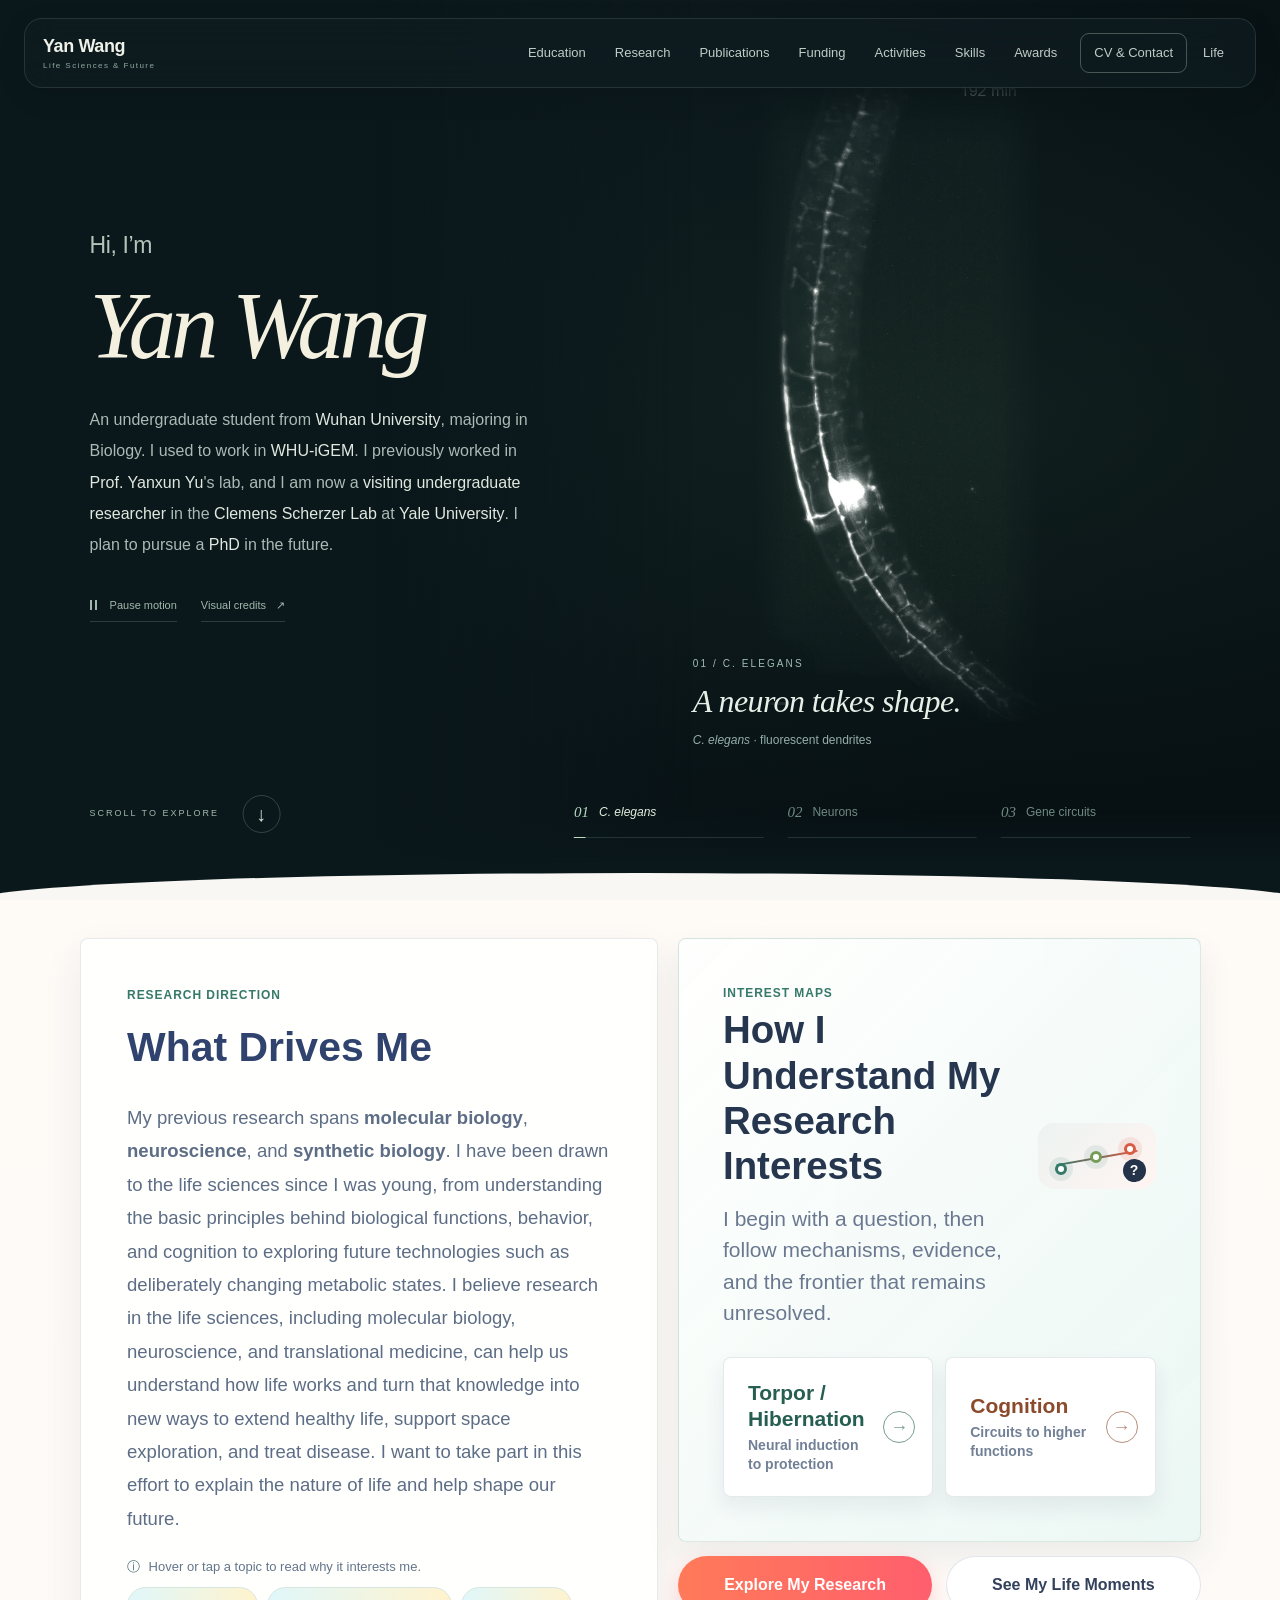
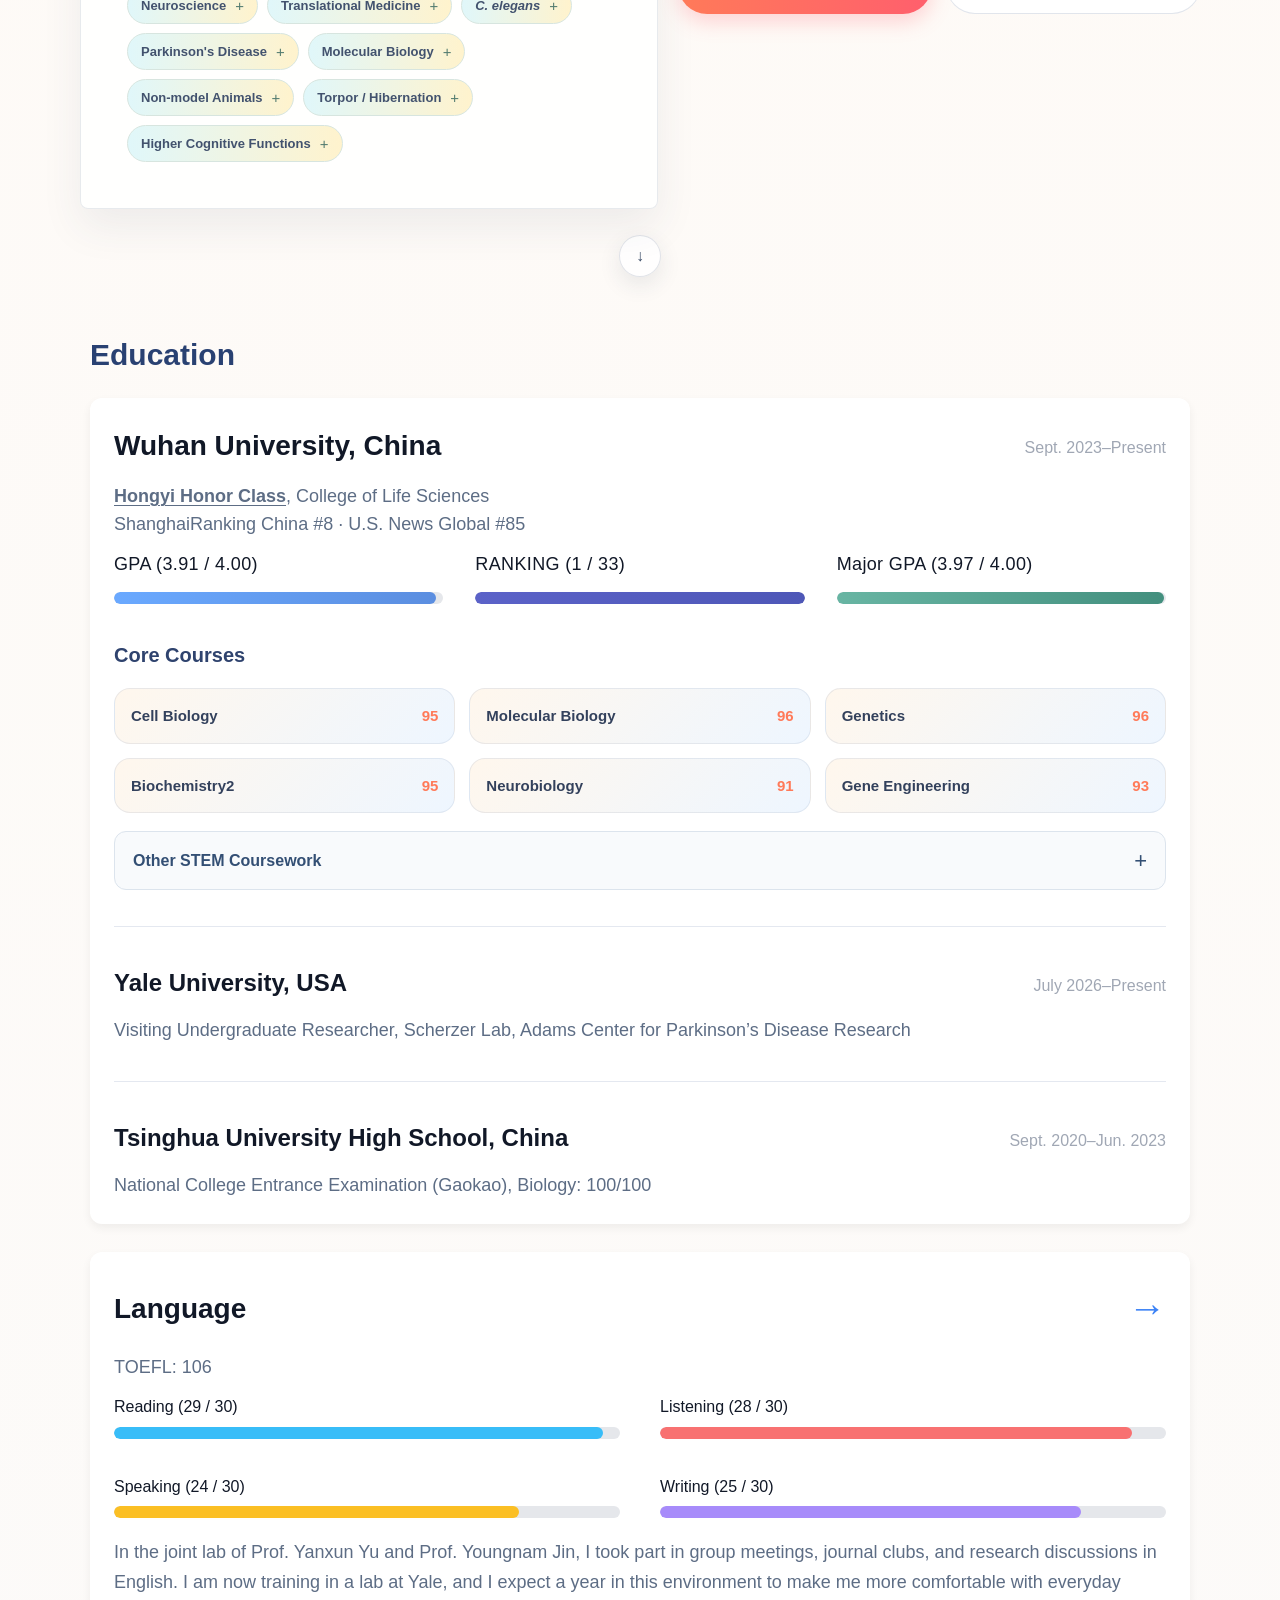
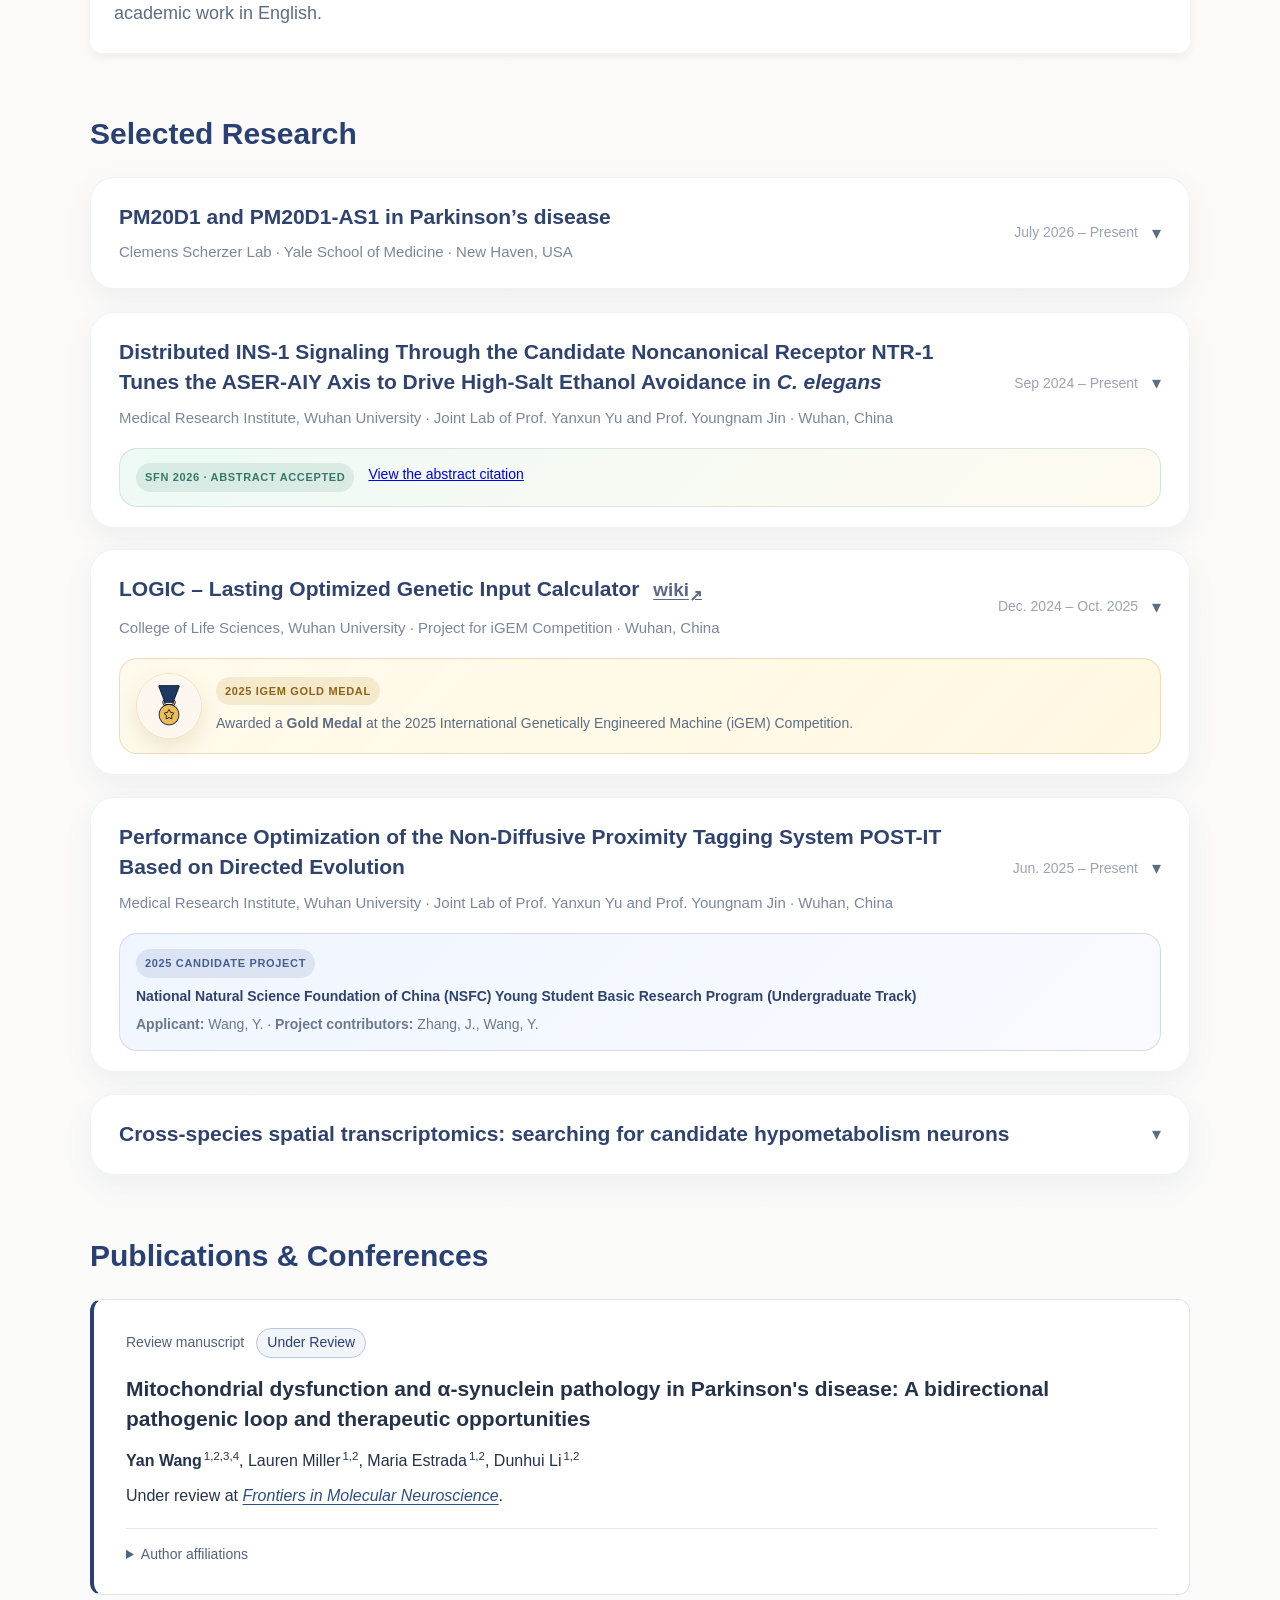
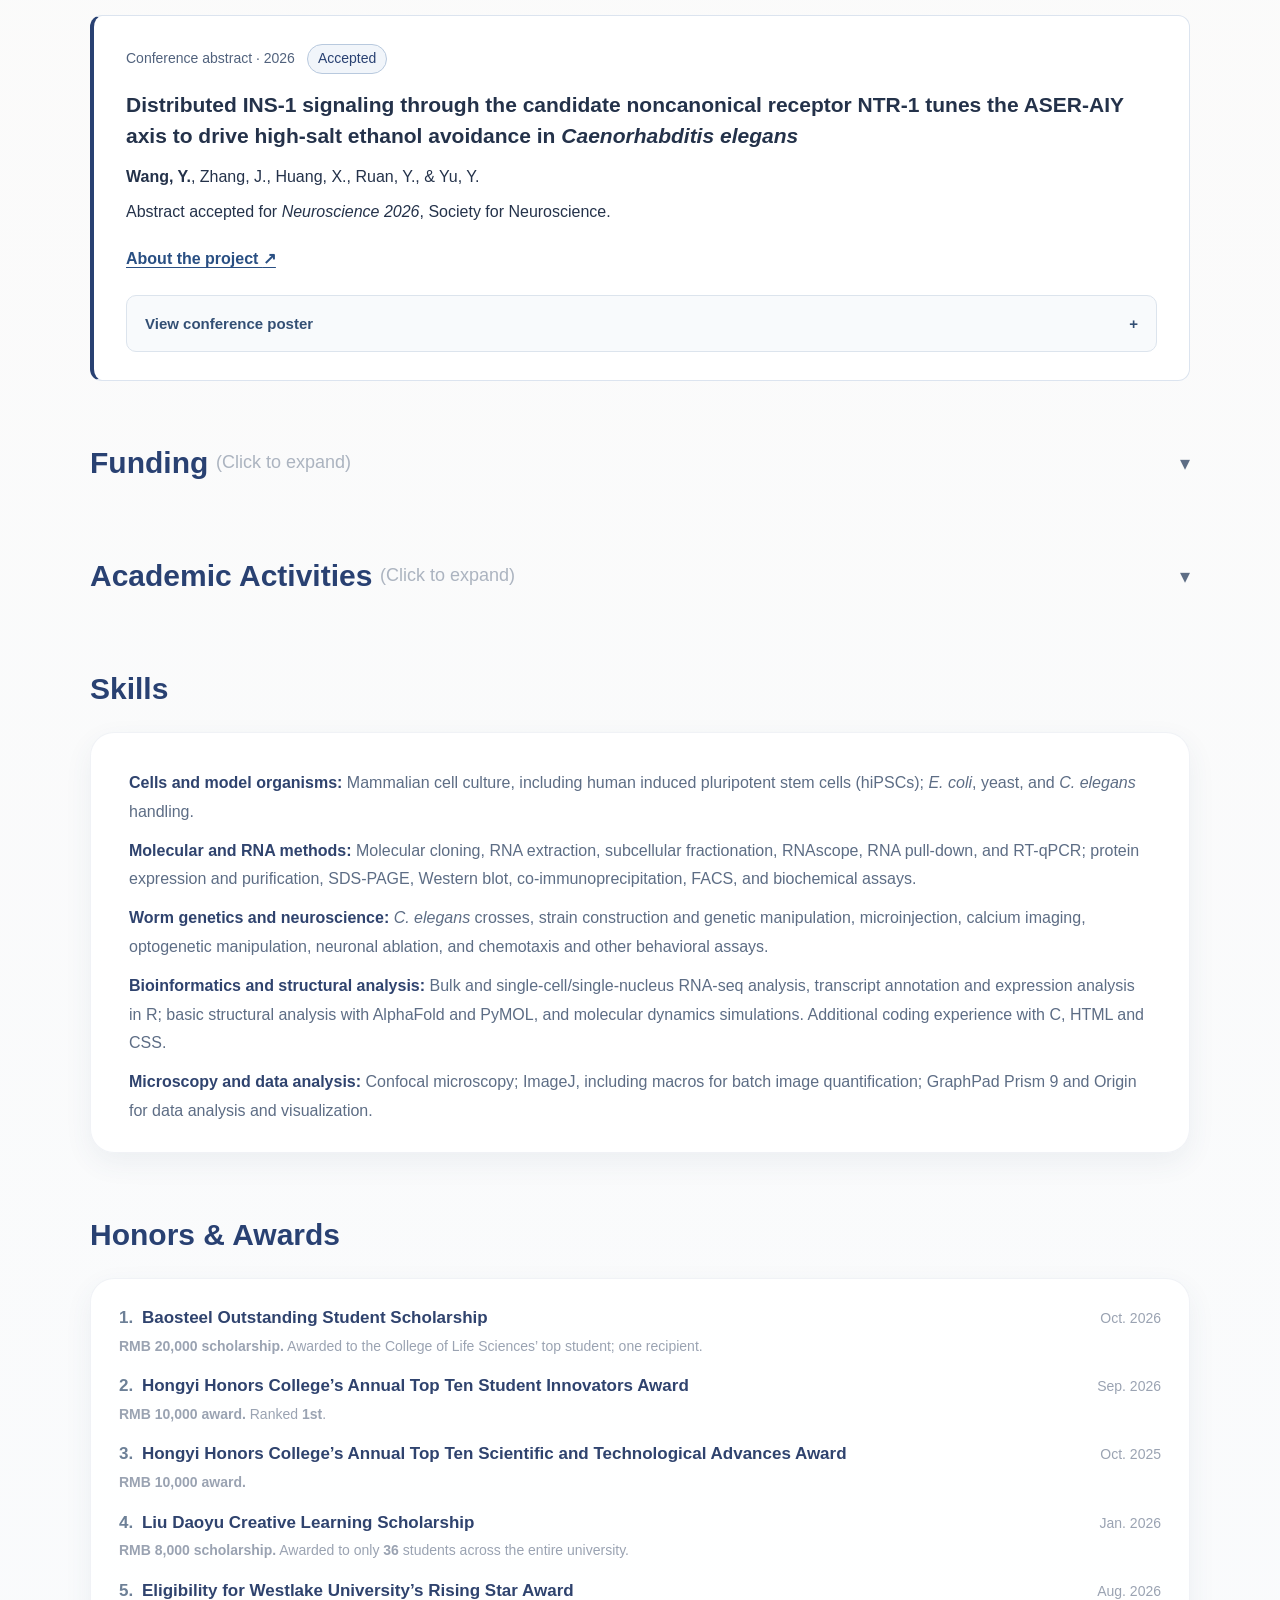
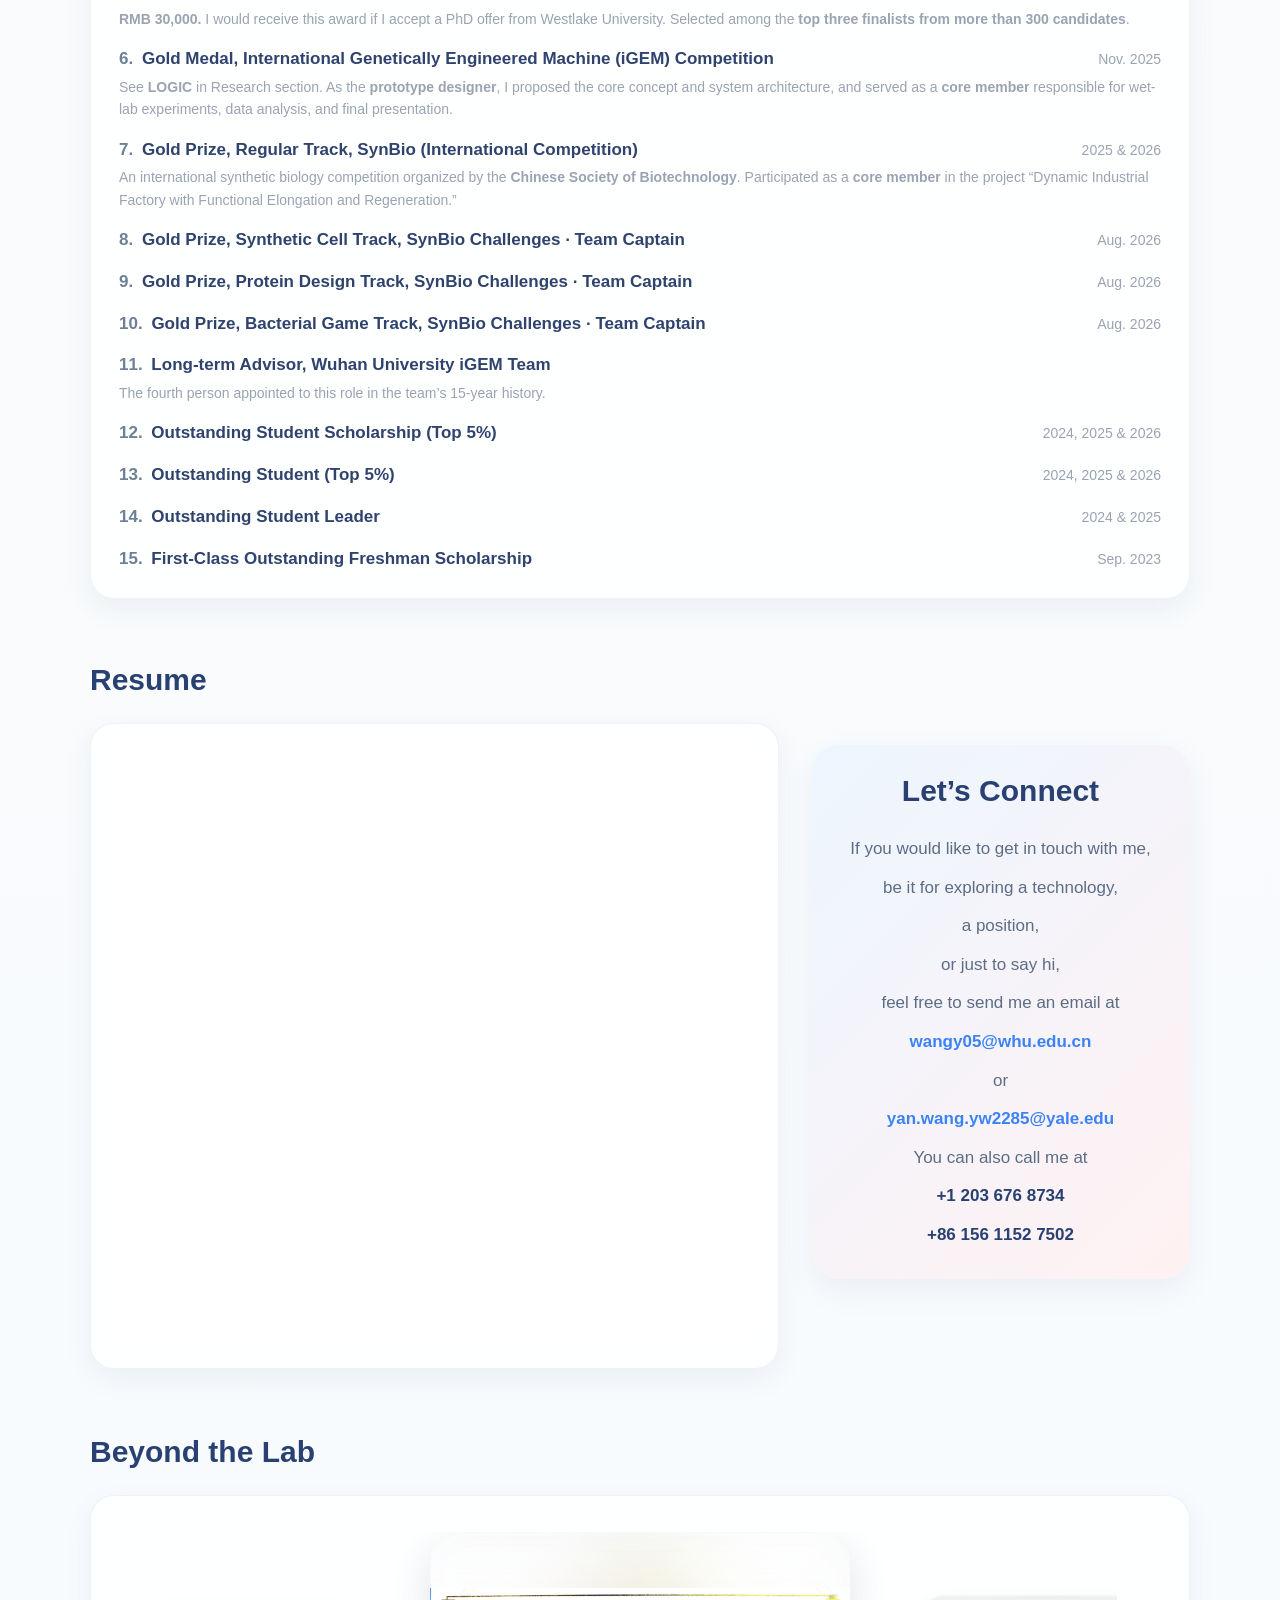
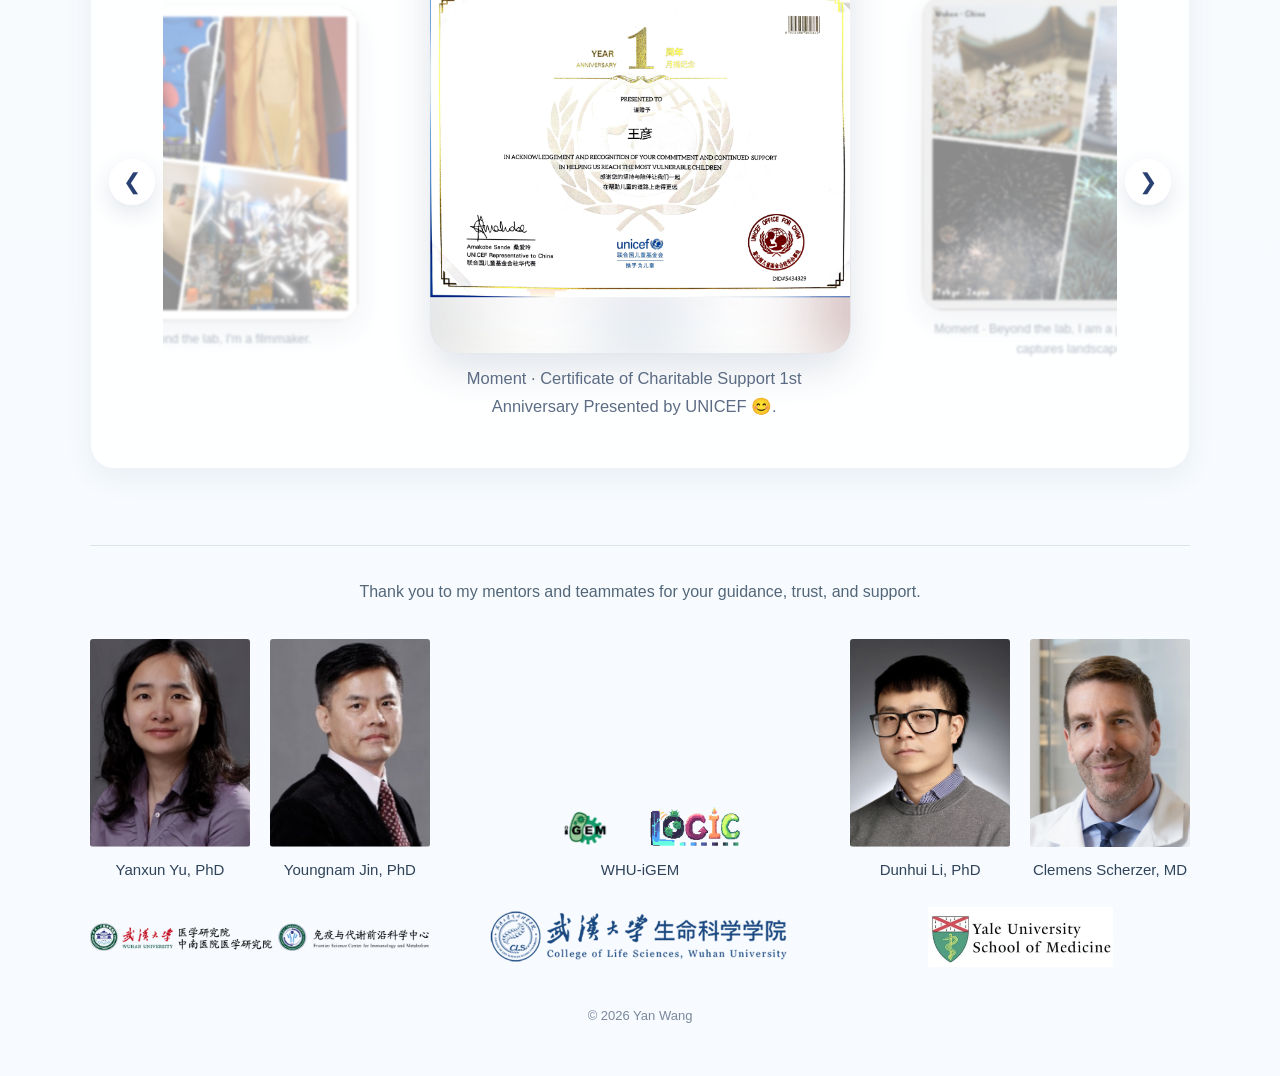
<file: index.html>
<!DOCTYPE html>
<html lang="en">
<head>
  <meta charset="UTF-8">
  <meta name="viewport" content="width=device-width, initial-scale=1.0">
  <title>Yan Wang | Personal Website</title>
  <link rel="stylesheet" href="style.css?v=20260915-major-gpa">
  <link rel="stylesheet" href="reading-room.css">
  <link rel="stylesheet" href="instrument-embed.css">
  <link rel="stylesheet" href="portfolio-refresh.css?v=20260907-2">
  <link rel="stylesheet" href="acknowledgements.css?v=20260909">
  <link rel="stylesheet" href="spatial-embed.css?v=20260910">
<script src="analytics.js?v=20260913" defer></script>
<link rel="stylesheet" href="portfolio-update.css?v=20261008-awards-coursework">
  <link rel="stylesheet" href="homepage-media/lab-hero.css?v=20261026">
  <script src="homepage-media/lab-hero.js?v=20261026" defer></script>
</head>
<body>

<header>
  <div class="container nav">
    <a class="logo" href="#home" aria-label="Yan Wang — Home"><span>Yan Wang<small>Life Sciences &amp; Future</small></span></a><button type="button" class="lab-menu-toggle" aria-controls="lab-navigation" aria-expanded="false"><span>Menu</span><span class="lab-menu-icon" aria-hidden="true"></span></button>
    <nav class="nav-links" id="lab-navigation" aria-label="Main navigation">
      <a href="#journey">Education</a>
      <a href="#research">Research</a>
      <a href="#publications">Publications</a>
      <a href="#funding">Funding</a>
       <a href="#activities">Activities</a>
      <a href="#skills">Skills</a>
      <a href="#awards">Awards</a>
     <a href="#resume-contact">CV & Contact</a>
       <a href="#life">Life</a>
    </nav>
  </div>
</header>

<section class="hero" id="home">
  <div class="hero-home" id="hero-home">
  <div class="lab-cover" data-scene="0">
    <div class="lab-atmosphere" aria-hidden="true"></div>
    <div class="lab-scenes" id="lab-scenes" aria-label="Research imagery">
      <div class="lab-shot lab-shot-neural is-active" data-shot="0" aria-hidden="false">
        <div class="lab-video-field">
          <img src="homepage-media/fluorescent-worm-poster.webp" alt="Fluorescently labelled PVD neuron and its branching dendrites in C. elegans" decoding="async" fetchpriority="high">
          <video id="lab-hero-video" class="lab-scene-video" data-src="homepage-media/fluorescent-worm.mp4" muted loop playsinline preload="none" poster="homepage-media/fluorescent-worm-poster.webp" tabindex="-1" aria-hidden="true"></video>
        </div>
        <div class="lab-scene-caption"><span class="lab-caption-kicker">01 / C. ELEGANS</span><h2>A neuron takes shape.</h2><p><em>C. elegans</em> · fluorescent dendrites</p></div>
      </div>
      <div class="lab-shot lab-shot-rna" data-shot="1" aria-hidden="true">
        <div class="lab-video-field">
          <img src="homepage-media/chroms-neurons-poster.webp" alt="Multicolor fluorescence reveals cortical neurons and their branching processes" decoding="async">
          <video class="lab-scene-video" data-src="homepage-media/chroms-neurons.mp4" muted loop playsinline preload="none" poster="homepage-media/chroms-neurons-poster.webp" tabindex="-1" aria-hidden="true"></video>
        </div>
        <div class="lab-scene-caption"><span class="lab-caption-kicker">02 / NEURONS</span><h2>Neurons in color.</h2><p>ChroMS · multicolor cortical imaging</p></div>
      </div>
      <div class="lab-shot lab-shot-logic" data-shot="2" aria-hidden="true">
        <div class="lab-video-field">
          <img src="homepage-media/gene-oscillator-poster.webp" alt="Fluorescent E. coli carrying a synthetic three-node genetic oscillator" decoding="async">
          <video class="lab-scene-video" data-src="homepage-media/gene-oscillator.mp4" muted loop playsinline preload="none" poster="homepage-media/gene-oscillator-poster.webp" tabindex="-1" aria-hidden="true"></video>
        </div>
        <div class="lab-scene-caption"><span class="lab-caption-kicker">03 / SYNTHETIC BIOLOGY</span><h2>Circuits in living cells.</h2><p>Three-color genetic oscillators · <em>E. coli</em></p></div>
      </div>
    </div>
    <div class="container lab-cover-inner">
      <div class="hero-text">
      <h1>
        <span class="lab-greeting">Hi, I’m</span> <span class="accent">Yan Wang</span>
      </h1>
      <p>
        An undergraduate student from <strong>Wuhan University</strong>, majoring in Biology.
        I used to work in <strong>WHU-iGEM</strong>. I previously worked in <strong>Prof. Yanxun Yu</strong>'s lab, and I am now a <strong>visiting undergraduate researcher</strong> in the <strong>Clemens Scherzer Lab</strong> at <strong>Yale University</strong>.
        I plan to pursue a <strong>PhD</strong> in the future.
      </p>

    <div class="lab-hero-tools">
        <button type="button" class="motion-toggle" aria-controls="lab-scenes" aria-pressed="false" hidden><span class="motion-icon" aria-hidden="true"></span><span class="motion-text">Pause motion</span></button>
        <button type="button" class="credits-toggle" aria-haspopup="dialog" aria-controls="lab-credits" hidden>Visual credits <span aria-hidden="true">↗</span></button>
      </div>
    </div>
    </div>
    <div class="container lab-cover-bottom">
      <a class="lab-explore" href="#research-interests"><span>SCROLL TO EXPLORE</span><span class="lab-down" aria-hidden="true">↓</span></a>
      <div class="lab-selector" role="group" aria-label="Choose background scene">
        <button type="button" class="lab-scene-button is-active" data-scene="0" aria-pressed="true"><span class="lab-scene-number">01</span><span><em>C. elegans</em></span><span class="lab-scene-meter" aria-hidden="true"><i></i></span></button>
        <button type="button" class="lab-scene-button" data-scene="1" aria-pressed="false"><span class="lab-scene-number">02</span><span>Neurons</span><span class="lab-scene-meter" aria-hidden="true"><i></i></span></button>
        <button type="button" class="lab-scene-button" data-scene="2" aria-pressed="false"><span class="lab-scene-number">03</span><span>Gene circuits</span><span class="lab-scene-meter" aria-hidden="true"><i></i></span></button>
      </div>
    </div>
    <div class="lab-bottom-edge" aria-hidden="true"></div>
  </div>

  <dialog id="lab-credits" class="lab-credits" aria-labelledby="lab-credits-title">
    <button type="button" class="lab-credits-close" aria-label="Close visual credits" autofocus>×</button>
    <h2 id="lab-credits-title">Visual credits</h2>
    <p>Microscopy from three published studies, selected to reflect the questions that interest me.</p>
    <ul>
      <li><a href="https://www.frontiersin.org/journals/cell-and-developmental-biology/articles/10.3389/fcell.2022.1012820/full" target="_blank" rel="noopener">PVD dendrite growth in <em>C. elegans</em></a><br>Smith et al., <em>Frontiers in Cell and Developmental Biology</em> (2022), Movie S1. Light-sheet fluorescence time-lapse of YFP::RAB-10-labelled PVD neurons. Grayscale display inverted for a dark background; resized and played at twice the published speed. <a href="https://creativecommons.org/licenses/by/4.0/" target="_blank" rel="noopener">CC BY 4.0</a>.</li>
      <li><a href="https://www.nature.com/articles/s41467-019-09552-9" target="_blank" rel="noopener">Multicolor multiscale brain imaging with chromatic multiphoton serial microscopy</a><br>Abdeladim et al., <em>Nature Communications</em> (2019), Supplementary Movie 10. A 3D view of fluorescently labelled cortical neurons. Silent excerpt from 2–13 seconds, resized and compressed. <a href="https://creativecommons.org/licenses/by/4.0/" target="_blank" rel="noopener">CC BY 4.0</a>.</li>
      <li><a href="https://elifesciences.org/articles/09771/figures#media10" target="_blank" rel="noopener">Rapid cell-free forward engineering of novel genetic ring oscillators</a><br>Niederholtmeyer et al., <em>eLife</em> (2015), Video 10. Three-color fluorescence time-lapse of a synthetic genetic oscillator in <em>E. coli</em>. Cropped to the cell-filled region and played 3.25 times more slowly for display. <a href="https://creativecommons.org/licenses/by/4.0/" target="_blank" rel="noopener">CC BY 4.0</a>.</li>
    </ul>
  </dialog>

  <div class="container hero-grid">
    <div class="hero-interest-stage" id="research-interests">
    <div class="hero-map-panel scroll-reveal-card scroll-reveal-map" id="interest-maps-home">
      <div class="interest-map-launcher" aria-label="Research interest maps">
        <div class="interest-map-copy">
          <span class="interest-map-eyebrow">Interest Maps</span>
          <strong>How I Understand My Research Interests</strong>
          <span class="interest-map-slogan">I begin with a question, then follow mechanisms, evidence, and the frontier that remains unresolved.</span>
        </div>
        <div class="interest-map-graphic" aria-hidden="true">
          <span class="route-line"></span>
          <span class="route-dot route-dot-one"></span>
          <span class="route-dot route-dot-two"></span>
          <span class="route-dot route-dot-three"></span>
          <span class="route-question">?</span>
        </div>
        <div class="interest-map-actions">
          <button type="button" class="interest-map-button torpor" onclick="openInterestMap('torpor', { trigger: this })">
            <span class="button-title">Torpor / Hibernation</span>
            <span class="button-subtitle">Neural induction to protection</span>
            <span class="map-button-cue" aria-hidden="true">&#8594;</span>
          </button>
          <button type="button" class="interest-map-button cognition" onclick="openInterestMap('cognition', { trigger: this })">
            <span class="button-title">Cognition</span>
            <span class="button-subtitle">Circuits to higher functions</span>
            <span class="map-button-cue" aria-hidden="true">&#8594;</span>
          </button>
        </div>
      </div>
      <div class="hero-buttons hero-buttons-relocated">
        <a href="#research" class="btn-primary">Explore My Research</a>
        <a href="#life" class="btn-secondary">See My Life Moments</a>
      </div>
    </div>

    <div class="hero-side-card card scroll-reveal-card" id="what-drives">
      <span class="interest-map-eyebrow">Research Direction</span>
      <h3>What Drives Me</h3>
      <p>My previous research spans <strong>molecular biology</strong>, <strong>neuroscience</strong>, and <strong>synthetic biology</strong>. I have been drawn to the life sciences since I was young, from understanding the basic principles behind biological functions, behavior, and cognition to exploring future technologies such as deliberately changing metabolic states. I believe research in the life sciences, including molecular biology, neuroscience, and translational medicine, can help us understand how life works and turn that knowledge into new ways to extend healthy life, support space exploration, and treat disease. I want to take part in this effort to explain the nature of life and help shape our future.</p>
      <div class="interest-tag-block">
  <p class="interest-tag-hint"><span aria-hidden="true">ⓘ</span> Hover or tap a topic to read why it interests me.</p>
  <div class="tag-list" aria-label="My research interests">
    <button type="button" class="tag interest-tag" data-interest-title="Neuroscience" data-interest-note="I often find myself wondering how consciousness arises, and how the brain gives shape to behavior and thought. Trying to understand our own existence makes me want to keep asking questions outside what I already know." aria-expanded="false" aria-controls="interest-note-popover">Neuroscience<span class="interest-tag-icon" aria-hidden="true">+</span></button>
    <button type="button" class="tag interest-tag" data-interest-title="Translational Medicine" data-interest-note="If something we discover can improve health or help people do things that once seemed impossible, I would find that enormously rewarding. I want my research to contribute to that future." aria-expanded="false" aria-controls="interest-note-popover">Translational Medicine<span class="interest-tag-icon" aria-hidden="true">+</span></button>
    <button type="button" class="tag interest-tag" data-interest-title="C. elegans" data-interest-note="This tiny animal has more than enough to keep me curious: RNA processing, differences in how neurons age, and cells finding their way through a body. I enjoy returning to it with a new experiment or a question from my own work." aria-expanded="false" aria-controls="interest-note-popover"><em>C. elegans</em><span class="interest-tag-icon" aria-hidden="true">+</span></button>
    <button type="button" class="tag interest-tag" data-interest-title="Parkinson&#x27;s Disease" data-interest-note="Working at Yale has drawn me into this difficult field. I keep coming back to how a mostly sporadic disease can arise through so many routes, and how to choose a model that captures the mechanism I want to study." aria-expanded="false" aria-controls="interest-note-popover">Parkinson&#x27;s Disease<span class="interest-tag-icon" aria-hidden="true">+</span></button>
    <button type="button" class="tag interest-tag" data-interest-title="Molecular Biology" data-interest-note="I like working backwards from a behavior or phenotype to the molecules behind it. It gives me a concrete starting point for understanding a phenomenon that first caught my attention." aria-expanded="false" aria-controls="interest-note-popover">Molecular Biology<span class="interest-tag-icon" aria-hidden="true">+</span></button>
    <button type="button" class="tag interest-tag" data-interest-title="Non-model Animals" data-interest-note="I want to study animals beyond the usual laboratory models. Species adapted to unusual environments may show us possibilities we would miss by studying one familiar organism. I think there is a great deal left to learn from what evolution has already tried." aria-expanded="false" aria-controls="interest-note-popover">Non-model Animals<span class="interest-tag-icon" aria-hidden="true">+</span></button>
    <button type="button" class="tag interest-tag" data-interest-title="Torpor / Hibernation" data-interest-note="This is where science fiction meets questions I can begin to study: how can a nervous system change metabolism so profoundly, and could that help protect organs or make long space journeys possible? That combination keeps pulling me back." aria-expanded="false" aria-controls="interest-note-popover">Torpor / Hibernation<span class="interest-tag-icon" aria-hidden="true">+</span></button>
    <button type="button" class="tag interest-tag" data-interest-title="Higher Cognitive Functions" data-interest-note="Questions from everyday life keep pulling me toward cognition. Why did one bad meal make me avoid coriander for years? How do I hold a verification code in mind for a few seconds? Why can a dream put old friends in a place they have never been? I want to understand what the brain is doing in these moments." aria-expanded="false" aria-controls="interest-note-popover">Higher Cognitive Functions<span class="interest-tag-icon" aria-hidden="true">+</span></button>
  </div>
</div>
    </div>
    <a class="hero-scroll-cue stage-scroll-cue" href="#journey" aria-label="Continue to Education">
      <span aria-hidden="true">&#8595;</span>
    </a>
  </div>
  </div>
  </div>

  <section class="interest-map-workspace" id="interest-map-workspace" hidden>
  <div class="container">
    <div class="interest-map-shell">
      <div class="interest-map-topbar">
        <div>
          <span class="interest-map-eyebrow">Research Interest Map</span>
          <h2 id="interest-map-title">Artificial Induction of Torpor / Hibernation</h2>
        </div>
        <button type="button" class="interest-map-close" onclick="closeInterestMap()" aria-label="Close interest map">
          Close
        </button>
      </div>

      <div class="interest-map-panel active" data-interest-panel="torpor">
        <div class="torpor-v3-map">
          <div class="map-intro">
            <p>
              I want to understand what it takes to lower metabolism and bring an animal back safely. These papers help me separate the circuits that start torpor from the changes needed to sustain it. My notes focus on what each experiment can tell us, and what I would want to check next.
            </p>
          </div>

          <div class="map-area-tabs" aria-label="Torpor map areas">
            <button type="button" class="map-area-tab active" data-area-tab="neural-route" onclick="switchTorporArea('neural-route')" aria-pressed="true">
              <span>Area 1</span>
              Papers &amp; notes
            </button>
            <button type="button" class="map-area-tab" data-area-tab="cryonics-route" onclick="switchTorporArea('cryonics-route')" aria-pressed="false">
              <span>Area 2</span>
              My cryobiology visit
            </button>
          <button type="button" class="map-area-tab" data-area-tab="my-attempt" onclick="switchTorporArea('my-attempt')" aria-pressed="false"><span>Area 3</span>My attempts</button>
</div>

          <div class="torpor-area-panel active" data-torpor-area="neural-route">
            <div class="map-region primary-route">
              <div class="map-region-header">
                <span class="map-region-kicker">Area 1</span>
                <h3>Torpor, from circuits to physiology</h3>
              </div>

              <div class="paper-legend" aria-label="Research team color legend">
                <span class="legend-chip team-wangtf">Tongfei Wang</span>
                <span class="legend-chip team-wangsq">Shiqiang Wang</span>
                <span class="legend-chip team-sunagawa">Genshiro Sunagawa</span>
                <span class="legend-chip team-hrvatin">Hrvatin / Senmiao Sun</span>
                <span class="legend-chip team-machado">Natalia Machado</span>
                <span class="legend-chip team-gracheva">Elena Gracheva</span>
              </div>

              <div class="map-interaction-guide" aria-label="Roadmap interaction guide">
                <span><i class="guide-paper-dot" aria-hidden="true"></i>Choose a paper to read the source</span>
                <span><i class="guide-note-icon" aria-hidden="true"></i>Open the notebook for my reading note</span>

              </div>

              <div class="roadmap-scroll" tabindex="0" aria-label="Torpor papers by year and question"><div class="roadmap-grid torpor-grid-v3"></div></div>
            </div>
          </div>

          <div class="torpor-area-panel" data-torpor-area="cryonics-route">
            <div class="map-region cryonics-route">
              <div class="map-region-header">
                <span class="map-region-kicker">Area 2</span>
                <h3>Secondary Technical Route: Human Cryopreservation</h3>
              </div>
              <p class="cryo-route-intro">
                This route is not the same as neural torpor: it focuses on ultra-low-temperature preservation after legal death or in organ-level cryobiology. Hover over each institute card for context; press My Visit on Yinfeng to show my notes and photo.
              </p>

              <div class="cryo-company-grid" aria-label="Human cryopreservation organizations">
<article class="cryo-card yinfeng-card" tabindex="0">
                  <div class="cryo-logo">YF</div>
                  <h4>Shandong Yinfeng Life Science Research Institute</h4>
                  <p>Chinese institute working on low-temperature preservation, organ cryobiology, and body donation-linked research.</p>
                  <button type="button" class="visit-toggle" onclick="toggleVisitPanel(event)">My Visit</button>
                  <span class="cryo-card-tooltip">Press My Visit to see my field note from the institute visit and the photo I took there.</span>
                </article>
<article class="cryo-card alcor-card" tabindex="0">
                  <div class="cryo-logo">AL</div>
                  <h4>Alcor Life Extension Foundation</h4>
                  <p>Arizona-based cryonics organization focused on whole-body and neuro cryopreservation.</p>
                  <span class="cryo-card-tooltip">A long-running public cryonics reference point for patient-care framing, protocols, and long-term storage.</span>
                </article>
<article class="cryo-card ci-card" tabindex="0">
                  <div class="cryo-logo">CI</div>
                  <h4>Cryonics Institute</h4>
                  <p>Michigan-based organization offering cryonic suspension and long-term patient storage.</p>
                  <span class="cryo-card-tooltip">A major nonprofit comparison case for lower-cost cryonics models and member-centered operations.</span>
                </article>
<article class="cryo-card tb-card" tabindex="0">
                  <div class="cryo-logo">TB</div>
                  <h4>Tomorrow Bio</h4>
                  <p>European cryonics provider emphasizing standby, stabilization, and transport logistics.</p>
                  <span class="cryo-card-tooltip">Highlights the practical chain between death declaration, rapid response, perfusion, cooling, and storage.</span>
                </article>
</div>

              <div class="visit-panel" id="yinfeng-visit-panel">
                <div class="visit-photo-wrap">
                  <img loading="lazy" decoding="async" src="life/yinfeng-visit.jpg" width="1534" height="1279" alt="Yan Wang visiting Shandong Yinfeng Life Science Research Institute">
                </div>
                <div class="visit-note">
                  <span class="interest-map-eyebrow">My Visit</span>
                  <h4>Shandong Yinfeng Life Science Research Institute</h4>
                  <p>
                    During my visit, the director of the institute described their work on cryopreservation and rewarming of rabbit hearts, including experiments in which <strong>a small proportion (200/3000) of cryopreserved hearts recovered beating activity after rewarming</strong>.
                  </p>
                  <p>
                    These efforts convinced me that cryobiology has enormous potential for preserving organs and tissues. Even relatively simple organisms such as <em>Caenorhabditis elegans</em>, which I currently use in my research, can survive long-term cryopreservation under appropriate conditions.
                  </p>
                  <p>
                    However, I remain concerned that translating ultra-low-temperature preservation to an intact human body would be extraordinarily difficult. In a highly complex organism, even a small amount of irreversible damage may be unacceptable. For this reason, I increasingly feel that <strong>the neural and physiological approach pursued by researchers in torpor and hibernation</strong> may offer a more biologically integrated path toward reversible human hypometabolism.
                  </p>
                  <p>
                    I also learned that 34 remarkable volunteers from different walks of life had already been cryopreserved in tanks. Their participation was framed more like body donation: puncture sampling at different time points can help researchers study how cryopreservation affects the human body.
                  </p>
                </div>
              </div>
            </div>
          </div>
        <div class="torpor-area-panel" data-torpor-area="my-attempt"><div class="map-region my-attempt-route"><div class="map-region-header"><span class="map-region-kicker">Area 3</span><h3>My attempts</h3></div><div class="attempt-projects"><article class="attempt-project"><h4 class="attempt-title">A metabolic-state monitoring system</h4><p class="attempt-intro">I made a model of a system for monitoring metabolic states; with no hibernation lab nearby, this may be the first small step I can take toward studying induced torpor, and I am applying to Unitree for funding to turn the idea into a working setup.</p><div id="interest-instrument-showcase" class="instrument-showcase" data-model-src="instrument/?embed=1">
        <div class="instrument-preview">
          <img src="instrument/assets/hero.webp" width="1800" height="1350" loading="lazy" alt="Proposed cage-monitoring rig with two overhead cameras, external recording electronics and separate backup power.">
          <div class="instrument-caption"><p class="instrument-eyebrow">Concept model · Empty-cage test setup</p><h4>Explore the proposed setup</h4><p>A 3D layout of the cameras, sensors and recording hardware in my funding proposal. The mounting layout still needs bench testing.</p><div class="instrument-actions"><button type="button" data-load-model>Load 3D model</button><a href="instrument/" target="_blank" rel="noopener">Open full viewer ↗</a></div></div>
        </div>
        <div class="instrument-live" hidden><div class="instrument-livebar"><span>Proposed monitoring rig · Simulated replay</span><a href="instrument/" target="_blank" rel="noopener">Open full viewer ↗</a><button type="button" data-close-model>Close model</button></div></div>
      </div></article><article class="attempt-project"><h4 class="attempt-title">A cross-species spatial comparison</h4><p class="attempt-intro">I wanted to explore which mouse preoptic populations share the markers used in hypometabolism studies, and where candidate counterparts might be found in primates. Using public RNA and spatial data, I compared mouse neurons with marmoset candidates. <a href="#spatial-research">Read about the project ↗</a></p><div class="spatial-showcase">
 <div class="spatial-preview"><img src="spatial/preview.jpg" width="1200" height="810" loading="lazy" decoding="async" alt="Side-by-side spatial views of mouse preoptic neurons and candidate marmoset counterparts."><div class="spatial-caption"><p class="spatial-eyebrow">Mouse × marmoset · Public spatial data</p><h4>Explore the spatial comparison</h4><p>Compare marker expression and RNA-based predictions, explore the brain regions, and switch between three marmoset coordinate views.</p><div class="spatial-actions"><button type="button" data-load-spatial>Load spatial models</button><a href="spatial/" target="_blank" rel="noopener">Open full viewer ↗</a></div></div></div>
 <div class="spatial-live" hidden><div class="spatial-livebar"><span>Mouse &amp; marmoset · Spatial comparison</span><a href="spatial/" target="_blank" rel="noopener">Open full viewer ↗</a><button type="button" data-close-spatial>Close models</button></div></div>
 </div></article></div></div></div>
</div>
      </div>

      <div class="interest-map-panel" data-interest-panel="cognition">
        <div class="map-placeholder">
          <span class="interest-map-eyebrow">Memory and emotion</span>
          <h3>Cognition Interest Map</h3>
          <p>
            Questions about memory, dreams, and waking up, with the papers that have helped me think about them.
          </p>
        </div>
      </div>
    </div>
  </div>
</section>
</section>

<section class="section" id="journey">
  <div class="container">
    <h2 class="section-title">Education</h2>

    <div class="education-cards">

      <div class="edu-card progress-card">
        <div class="edu-header">
          <h3 class="edu-school whu-school">Wuhan University, China</h3>
          <div class="edu-time">Sept. 2023–Present</div>
        </div>
        <p class="edu-program">
          <span class="tooltip-term">
  <strong>Hongyi Honor Class</strong>
  <span class="tooltip-box">
    The <strong>Hongyi Honor Class</strong> is one of the most selective programs at Wuhan University, admitting students with <strong>top entrance scores</strong>.
    It provides <strong>interdisciplinary</strong> training for innovative and high-achieving students, and all major courses are taught <strong>in English</strong>.
  </span>
</span>, College of Life Sciences<br>
          ShanghaiRanking China #8 · U.S. News Global #85
        </p>
        <div class="stats-grid academic-stats">

          <div class="stat-block">
            <div class="stat-label">GPA (3.91 / 4.00)</div>
            <div class="progress-track"><div class="progress-fill gpa-fill"></div></div>
          </div>
          <div class="stat-block">
            <div class="stat-label">RANKING (1 / 33)</div>
            <div class="progress-track"><div class="progress-fill rank-fill"></div></div>
          </div>
          <div class="stat-block">
            <div class="stat-label">Major GPA (3.97 / 4.00)</div>
            <div class="progress-track" role="progressbar" aria-label="Major GPA" aria-valuemin="0" aria-valuemax="4" aria-valuenow="3.97" aria-valuetext="3.97 out of 4.00"><div class="progress-fill major-gpa-fill"></div></div>
          </div>
        </div>

        <div class="course-section">
          <h4 class="course-title">Core Courses</h4>
          <div class="course-grid">
            <div class="course-chip">Cell Biology <span>95</span></div>
            <div class="course-chip">Molecular Biology <span>96</span></div>
            <div class="course-chip">Genetics <span>96</span></div>
            <div class="course-chip">Biochemistry2 <span>95</span></div>
            <div class="course-chip">Neurobiology <span>91</span></div>
            <div class="course-chip">Gene Engineering <span>93</span></div>
          </div>
        </div>

        <details class="additional-coursework">
          <summary>
            <span>Other STEM Coursework</span>
            <span class="coursework-toggle" aria-hidden="true">+</span>
          </summary>
          <div class="additional-coursework-body">
            <p class="coursework-scale">Selected course grades · out of 100</p>
            <div class="course-grid stem-course-grid">
              <div class="course-chip"><span class="stem-course-name">Linear Algebra A</span><span>100</span></div>
              <div class="course-chip"><span class="stem-course-name">Advanced Mathematics A2</span><span>91</span></div>
              <div class="course-chip"><span class="stem-course-name">College Physics A (I)</span><span>94</span></div>
              <div class="course-chip"><span class="stem-course-name">College Physics A (II)</span><span>94</span></div>
              <div class="course-chip"><span class="stem-course-name">Chemical Principles (II)</span><span>92</span></div>
              <div class="course-chip"><span class="stem-course-name">Organic Chemistry A</span><span>90</span></div>
              <div class="course-chip"><span class="stem-course-name">Programming in C (B)</span><span>100</span></div>
              <div class="course-chip"><span class="stem-course-name">Big Data Analysis and Processing</span><span>98</span></div>
            </div>
          </div>
        </details>

        <div class="edu-divider"></div>
   <div class="edu-header highschool">
                <h3 class="edu-school">Yale University, USA</h3>
          <div class="edu-time">July 2026–Present</div>
        </div>
        <p class="edu-program">
         Visiting Undergraduate Researcher, Scherzer Lab, Adams Center for Parkinson’s Disease Research
        </p>
        <div class="edu-divider"></div>
      <div class="edu-header highschool">
                <h3 class="edu-school">Tsinghua University High School, China</h3>
          <div class="edu-time">Sept. 2020–Jun. 2023</div>
        </div>
        <p class="edu-program">
          National College Entrance Examination (Gaokao), Biology: 100/100
        </p>
      </div>


      <div class="edu-card progress-card">
        <div class="edu-header">
          <h3 class="edu-school">Language</h3>
          <a href="https://YanWang-whu.github.io/TOEFL_Yan%20Wang.pdf" target="_blank" class="score-link">&#8594;</a>
        </div>
        <p class="edu-program">TOEFL: 106</p>
        <div class="lang-grid">
          <div class="lang-item">
            <div class="lang-label">Reading (29 / 30)</div>
            <div class="progress-track"><div class="progress-fill reading-fill"></div></div>
          </div>
          <div class="lang-item">
            <div class="lang-label">Listening (28 / 30)</div>
            <div class="progress-track"><div class="progress-fill listening-fill"></div></div>
          </div>
          <div class="lang-item">
            <div class="lang-label">Speaking (24 / 30)</div>
            <div class="progress-track"><div class="progress-fill speaking-fill"></div></div>
          </div>
          <div class="lang-item">
            <div class="lang-label">Writing (25 / 30)</div>
            <div class="progress-track"><div class="progress-fill writing-fill"></div></div>
          </div>
        </div>
        <div class="lang-note">
          In the joint lab of Prof. Yanxun Yu and Prof. Youngnam Jin, I took part in group meetings, journal clubs, and research discussions in English. I am now training in a lab at Yale, and I expect a year in this environment to make me more comfortable with everyday academic work in English.
        </div>
      </div>

    </div>
  </div>
</section>

<section class="section" id="research">
  <div class="container">
    <h2 class="section-title">Selected Research</h2>

    <div class="research-list">

<div class="research-card" id="scherzer-research">
        <button type="button" class="research-header" id="scherzer-research-heading" aria-expanded="false" aria-controls="scherzer-research-content" onclick="toggleActivity(this)" >
          <div class="research-left">
            <span class="research-name">PM20D1 and PM20D1-AS1 in Parkinson’s disease</span>
            <span class="research-location">Clemens Scherzer Lab · Yale School of Medicine · New Haven, USA</span>
          </div>
          <div class="research-right">
            <span class="research-date-inline">July 2026 – Present</span>
            <span class="research-arrow" aria-hidden="true">&#9662;</span>
          </div>
        </button>
        <div class="research-content" id="scherzer-research-content" role="region" aria-labelledby="scherzer-research-heading" tabindex="0" inert>
          <div class="research-inner">
<p class="research-lead"><strong>I entered this new field by writing a perspective article, then learned to connect wet-lab experiments with computational analyses I taught myself.</strong></p>
<div class="research-section">
  <div class="research-subtitle">Starting with the literature</div>
  <p class="research-text">Before I arrived at Yale, my mentor invited me to write a perspective article on mitochondrial dysfunction and α-synuclein pathology in Parkinson’s disease. I spent the months before joining the lab reading the literature and working out how these two processes could reinforce each other. I developed the argument around this bidirectional loop and the treatment opportunities it raises. We submitted the manuscript to <em>Frontiers in Molecular Neuroscience</em> with me as first author, and it is now under review.</p>
</div>
<div class="research-section">
  <div class="research-subtitle">Bringing those questions into the lab</div>
  <p class="research-text">At Yale, I began studying PM20D1-AS1, a long noncoding RNA highlighted by our lab’s single-nucleus genetic mapping study of Parkinson’s disease. I wanted to understand how a noncoding risk variant changes this RNA, and how the RNA affects genes involved in disease. I work with human induced pluripotent stem cells (hiPSCs) and derived cortical neurons, using subcellular fractionation, RT-qPCR, antisense oligonucleotide (ASO) knockdown, and RNA sequencing.</p>
</div>
<div class="research-section">
  <div class="research-subtitle">Learning to analyze the data myself</div>
  <p class="research-text">Alongside the experiments, I taught myself sequencing-data analysis so I could ask the same questions in human brain datasets. I compared three linked variants—rs9438393, rs1772143, and rs823080—using population genotypes, splicing predictions, and long-read RNA sequencing. SpliceAI and Pangolin both pointed to <strong>rs9438393</strong>: its risk-associated G allele increased predicted splice-donor strength. In brain neurons, G carriers also had more spliced PM20D1-AS1 and higher RNA abundance. Examining spliced and unspliced reads together helped me connect the genetic association to a specific step in RNA processing.</p>
</div>
<div class="research-section">
  <div class="research-subtitle">Following PM20D1-AS1 inside the cell</div>
  <p class="research-text">We recovered spliced PM20D1-AS1 from chromatin-associated fractions of hiPSCs. In cortical neurons derived from an <em>SNCA</em>-triplication line, ASO treatment reduced PM20D1-AS1 by about <strong>80%</strong>. We identified <strong>168 responsive genes</strong>, including 148 with lower expression after treatment. <em>SNCA</em>, which encodes α-synuclein, and the lipid-metabolism gene <em>SCD</em> both decreased. The gene set was enriched for synaptic functions and for predicted RNA–DNA triplex sequences.</p>
  <p class="research-text">I then looked more closely at the neighboring gene <em>PM20D1</em>. Public chromatin-contact data contained PM20D1-AS1-compatible RNA reads paired with PM20D1 promoter regions. In GTEx, the two genes showed inverse expression in cortex, cultured fibroblasts, and subcutaneous adipose tissue. Together with our lab’s perturbation results, this supports a working model in which PM20D1-AS1 helps repress PM20D1. The neuronal knockdown results also point to a role in supporting <em>SNCA</em> expression. I am interested in how these two effects could connect α-synuclein production with the PM20D1 pathway that protects against its aggregation.</p>
</div>
<div class="research-section">
  <div class="research-subtitle">Finding the next interactions to test</div>
  <p class="research-text">To look beyond these two genes, I screened possible RNA and protein partners. RNA–RNA interaction and translation models highlighted <em>FBXO45</em>, <em>FOXO1</em>, and <em>NTN1</em>, with different predicted responses as RNA occupancy changed. Full-length and fragment-based RNA–protein modelling gave me two candidates to follow up, <strong>DHX9</strong> and <strong>PTBP1</strong>. I am using these results to choose experiments on how PM20D1-AS1 is processed, where it acts on chromatin, and which molecules it works with.</p>
</div>
<div class="research-workflow" aria-label="How my experiments and analyses connect">
  <div class="workflow-column">
    <span class="workflow-label">Wet lab</span>
    <h4>PM20D1-AS1 in human cells</h4>
    <ul><li>Subcellular RNA fractionation and RT-qPCR</li><li>ASO knockdown in hiPSC-derived cortical neurons</li><li>RNA sequencing and gene-expression responses</li></ul>
    <p class="workflow-next">Following up PM20D1 and SNCA regulation</p>
  </div>
  <div class="workflow-column">
    <span class="workflow-label">Dry lab</span>
    <h4>From risk variants to RNA interactions</h4>
    <ul><li>Genotypes, splice predictions, and brain long-read RNA data</li><li>Chromatin contacts and expression across tissues</li><li>RNA–DNA, RNA–RNA, and RNA–protein modelling</li></ul>
    <p class="workflow-next">Choosing molecular interactions to test</p>
  </div>
</div>
<p class="research-text research-update">I will keep this section updated as the experiments progress.</p>

</div>
        </div>
      </div>

<div class="research-card" id="ins1-research">
        <button class="research-header" id="ins1-research-heading" aria-expanded="false" aria-controls="ins1-research-content" onclick="toggleActivity(this)">
          <div class="research-left">
            <span class="research-name">
              Distributed INS-1 Signaling Through the Candidate Noncanonical Receptor NTR-1 Tunes the ASER-AIY Axis to Drive High-Salt Ethanol Avoidance in <em>C. elegans</em>
            </span>
            <span class="research-location">
              Medical Research Institute, Wuhan University · Joint Lab of Prof. Yanxun Yu and Prof. Youngnam Jin · Wuhan, China
            </span>
          </div>

          <div class="research-right">
            <span class="research-date-inline">Sep 2024 – Present</span>
            <span class="research-arrow">&#9662;</span>
          </div>
        </button>

        <div class="research-publication">
          <span class="publication-label">SfN 2026 · Abstract accepted</span>
          <p><a href="#publications">View the abstract citation</a></p>
        </div>

        <div class="research-content" id="ins1-research-content" role="region" aria-labelledby="ins1-research-heading" tabindex="0" inert>
          <div class="research-inner">
<p class="research-lead"><strong>With my mentors’ trust and support, I took responsibility for moving this project forward independently. I learned a range of worm and neuroscience techniques, but more importantly, how to stay focused on a scientific question and work through the difficulties along the way.</strong></p>

            <div class="research-section">
              <div class="research-subtitle">Scientific Context and Central Question</div>
              <p class="research-text">
                Neuropeptides modulate neural computation slowly and across broader spatial scales than classical fast synaptic transmission. The compact, invariant nervous system and complete connectome of <em>C. elegans</em> therefore offer an unusually tractable setting in which to connect peptide release, circuit state, and behavior.
              </p>
              <p class="research-text">
                Ethanol valence in the worm is context dependent: it is attractive under low salt but aversive under high salt. We found that <strong>loss of the insulin-like neuropeptide INS-1 completely reverses high-salt ethanol avoidance into attraction</strong>. I therefore asked which neurons release INS-1, which circuit it reconfigures, and whether this effect is mediated by canonical insulin signaling or an alternative receptor pathway.
              </p>
            </div>

            <div class="research-section">
              <div class="research-subtitle">Independent Experimental Program</div>
              <p class="research-text">
                This is the <strong>first research project I have advanced independently</strong>. With mentorship at key decision points, I designed and iteratively revised a three-level strategy spanning behavior, circuit dynamics, and receptor mechanism.
              </p>
              <ol class="research-method-chain">
                <li><strong>Localize INS-1 release.</strong> I generated cell-specific <em>ins-1</em> knockouts using loxP/Cre and complementary rescue lines in ASEL, ASER, AWC, AIY, AIZ, and other candidate cells, then quantified high-salt ethanol chemotaxis across genotypes.</li>
                <li><strong>Resolve circuit computation.</strong> I established ethanol-gradient calcium imaging in ASEL, ASER, and AIY, and combined optogenetic manipulation with PH-miniSOG-mediated neuronal ablation to test the functional contribution of upstream and downstream nodes.</li>
                <li><strong>Interrogate receptor logic.</strong> I phenotyped canonical insulin-pathway mutants (<em>daf-2</em>, <em>age-1</em>, <em>akt-1/2</em>, <em>daf-16</em>, and <em>daf-18</em>), tested the candidate neurotensin-like GPCR <em>ntr-1</em>, and integrated behavioral genetics with structure prediction and protein docking.</li>
              </ol>
            </div>

            <div class="research-section">
              <div class="research-subtitle">Mechanistic Findings</div>
              <div class="research-findings">
                <div class="research-finding">
                  <span>01 · Distributed peptide source</span>
                  <p>Cell-specific deletion, rescue, and ablation converge on <strong>ASEL, AIY, AIZ, and AIB as candidate INS-1-regulated nodes</strong>. ASEL is supported by both deletion and rescue; AIY by deletion, rescue, and ablation; AIZ by rescue; and AIB by ablation. The emerging architecture is distributed rather than a single dedicated peptide source.</p>
                </div>
                <div class="research-finding">
                  <span>02 · Sensory threshold reconfiguration</span>
                  <p>In <em>ins-1</em> mutants, the ASER ethanol-response profile shifts rightward: its peak moves from approximately <strong>0.5% ethanol in wild-type N2 to approximately 1.5%</strong>, while ethanol-evoked negative calcium transients in AIY are reduced. Raising ethanol concentration partially restores avoidance, indicating an elevated aversive-detection threshold rather than complete sensory loss.</p>
                </div>
                <div class="research-finding">
                  <span>03 · ASEL-to-ASER causal support</span>
                  <p>Restoring <em>ins-1</em> only in ASEL partially shifts the ASER response peak back toward wild type, from approximately 1.5% to <strong>approximately 1.0% ethanol</strong>. This rescue links ASEL-derived INS-1 to the tuning of ASER sensitivity.</p>
                </div>
                <div class="research-finding">
                  <span>04 · Candidate noncanonical receptor</span>
                  <p>Canonical insulin-pathway mutants fail to reproduce the <em>ins-1</em> phenotype, whereas <strong><em>ntr-1</em> mutants show a similar behavioral defect</strong>. A favorable predicted INS-1-NTR-1 interaction further supports NTR-1 as a candidate noncanonical receptor.</p>
                </div>
              </div>
              <p class="research-text research-working-model">
                <strong>Working model:</strong> under high-salt conditions, distributed INS-1 release - prominently from ASEL - may signal through NTR-1 to tune the ethanol-response range of ASER and the downstream state of AIY, thereby assigning negative valence to ethanol and driving avoidance.
              </p>
            </div>

            <div class="research-section">
              <div class="research-subtitle">Independent Contribution and Research Maturity</div>
              <p class="research-text">
                I carried the project from plasmid design, microinjection, strain construction, and controlled chemotaxis assays through calcium imaging, optogenetics, neuronal ablation, mutant analysis, and molecular modeling. I also developed experimental safeguards: intermittent illumination reduced blue-light heating during optogenetics, while strict control of ethanol evaporation, humidity, temperature, and assay timing improved behavioral reproducibility.
              </p>
              <p class="research-text">
                More importantly, I learned to let results reshape the question. What began as a behavioral phenotype became a progressively testable model linking <strong>distributed peptide release, sensory-range tuning, downstream circuit state, and a candidate receptor</strong>. This process taught me how to integrate incomplete observations into a mechanistic framework that can be challenged by the next experiment.
              </p>
            </div>
          <div class="research-figures ins1-poster-figure"><figure><button type="button" class="poster-preview" data-open-poster aria-haspopup="dialog" aria-controls="ins1-poster-dialog" aria-label="Enlarge the SfN 2026 INS-1 poster">
  <img src="sfn2026-ins1-preview.webp" width="1600" height="1200" loading="lazy" decoding="async" alt="SfN 2026 INS-1 poster showing behavioral assays, neuron-specific perturbations, calcium imaging, and candidate receptor screens.">
  <span class="poster-preview-cue">Enlarge poster <span aria-hidden="true">↗</span></span>
</button><figcaption>My SfN 2026 conference poster. Click the image to enlarge it, then zoom in to read the figures.</figcaption></figure></div></div>
        </div>
      </div>

<div class="research-card" id="logic-research">
        <button class="research-header" id="logic-research-heading" aria-expanded="false" aria-controls="logic-research-content" onclick="toggleActivity(this)">
          <div class="research-left">
            <span class="research-name">
  LOGIC – Lasting Optimized Genetic Input Calculator
  <a href="https://2025.igem.wiki/whu-china/" target="_blank" class="wiki-link">wiki<sub>↗</sub></a>
</span>
            <span class="research-location">
              College of Life Sciences, Wuhan University · Project for iGEM Competition · Wuhan, China
            </span>
          </div>

          <div class="research-right">
            <span class="research-date-inline">Dec. 2024 – Oct. 2025</span>
            <span class="research-arrow">&#9662;</span>
          </div>
        </button>

        <div class="research-publication research-achievement research-medal">
          <img loading="lazy" class="achievement-medal-icon" src="life/igem-gold-medal-icon.png" alt="Gold science competition medal">
          <div class="achievement-copy">
            <span class="publication-label">2025 iGEM Gold Medal</span>
            <p>Awarded a <strong>Gold Medal</strong> at the 2025 International Genetically Engineered Machine (iGEM) Competition.</p>
          </div>
        </div>

        <div class="research-content" id="logic-research-content" role="region" aria-labelledby="logic-research-heading" tabindex="0" inert>
          <div class="research-inner">
<p class="research-lead"><strong>LOGIC began with a fanciful idea. Inspired by the “human computer” in the science-fiction novel <em>The Three-Body Problem</em>, I wondered whether a microbial population could carry out collective computation. I proposed LOGIC, and it was selected as our official project. It taught me how to turn an original idea into a testable scientific question.</strong></p>

           <div class="research-section">
  <div class="research-subtitle">Background</div>
  <p class="research-text">
        Bio-computing is a promising field with potential applications in bio-security, environmental monitoring, and personalized medicine.
    However, there has always been a significant gap between successfully constructing logic gates and actually achieving computation.
    Previous designs were always limited to within a single cell, constrained by available orthogonal components and cellular metabolic pressures,
    making it difficult to construct complex adders.
     </p>

  <p class="research-text">
       Fedorec, A. J. H. et al. developed a new method to build logic gates at the colony level.
    Using simple gene circuits such as high-pass and band-pass filters, along with spatial diffusion of inducers on solid media,
    colonies can generate outputs of classical logic gates like AND, OR, and XOR.
    This approach not only uses simple circuits but also allows easy tuning of logic functions by adjusting physical parameters.
     </p>

      <p class="research-text">
      Building on this, we creatively developed a toolkit for constructing logic gates by combining orthogonal quorum sensing and light-controlled degradation.
      Using this toolkit, we built a <strong>reproducible binary adder</strong>, showcasing the most intuitive aspect of biological computation.
     </p>
</div>

<div class="research-section">
  <div class="research-subtitle">Research</div>

  <p class="research-text">
    We constructed fluorescent reporters from six different quorum-sensing systems and tested their orthogonality,
    obtaining <strong>two sets of three orthogonal systems</strong> each to support inputs, outputs, and carry signals for the adder.
  </p>

  <p class="research-text">
     For each quorum-sensing system, we measured the diffusion–response curves on solid media and built high-pass and band-pass circuits,
    allowing engineered cells to perform <strong>basic logic gates like AND, OR, and XOR</strong>.
    We further <strong>designed and implemented cascaded logic gate experiments</strong> to simulate multi-input logic, serial calculation and addition computation.
  </p>

  <p class="research-text">
    To enable repeated operation, we inserted light-sensitive domains into the AHL-degrading enzyme AiiA for light-controlled degradation and
    developed light-inducible fluorescent proteins.
    This involved functional validation of the enzyme, molecular dynamics simulations of AiiA, and functional validation of the protein degradation tag.
  </p>

  <p class="research-text">
     For accurate and automated quantification of fluorescent colonies,
    we developed a <strong>colony quantification program</strong>. We also modeled wet-lab data for different quorum-sensing systems,
    creating <strong>simulation software</strong> to predict system responses to AHLs, and an educational platform to simulate colonies forming an adder.
  </p>
  <p class="research-text">
       The resulting tools, including <em>orthogonal AHL biosensors and diffusion–response mapping</em>, <em>logic gate modules</em>,
    <em>light-induced degradation</em>, <em>modeling methods for spatial computation</em>, <em>visualization and debugging software</em>,
    and <em>hardware for easier colony localization</em>,
    were integrated into the <strong>LOGIC toolbox</strong> to provide a foundation for future contributions to the iGEM community.
  </p>
</div>

<div class="research-section">
  <div class="research-subtitle">My Participation</div>

  <p class="research-text">
       During the project proposal phase, I <strong>independently proposed the LOGIC design concept</strong>,
    which uses multiple quorum-sensing systems and spatial diffusion to implement logic inputs and addition computation.
    I also drew the <strong>early modular blueprint</strong> for the project.
  </p>

  <p class="research-text">
        In the lab, I was a <strong>core wet-lab member</strong> involved in establishing the technical approach, designing experiments, developing tools,
    and visualizing results. My specific contributions include screening orthogonal systems, validating logic gates,
    <strong>implementing multi-input and cascaded logic gates</strong>, quantifying and visualizing all logic-related data, and integrating the LOGIC toolbox.
  </p>

  <p class="research-text">
        During project selection, both <strong>LOGIC and CLEANSE, which I designed, were chosen from over 20 proposals to enter the final four</strong>.
    In LOGIC, I applied interdisciplinary thinking, combining the orthogonality concept and quorum-sensing systems I had just learned in microbiology to build spatial diffusion logic gates,
    using bacterial communication as “wires,” and applied programming knowledge to design colonies performing binary computation.
  </p>

  <p class="research-text">
       For LOGIC experimental results, we needed to quantify fluorescence for different colonies (logic gates) under varying inducer concentrations, distances, and durations. To handle this large dataset,
    I learned ImageJ macros and developed batch-processing scripts to quickly and accurately identify,
    select, and quantify colonies, allowing us to process <strong>over 6,000 colonies and more than 20,000 quantifications</strong>.
  </p>
</div>
          <div class="research-figures" aria-label="Project figures"><figure><a href="research-images/logic-design.png" target="_blank" rel="noopener" aria-label="Open full-size figure: LOGIC design: diffusion-based inputs, genetic logic gates, and collective computation."><img src="research-images/logic-design.png" width="1880" height="650" loading="lazy" decoding="async" alt="LOGIC design: diffusion-based inputs, genetic logic gates, and collective computation."></a><figcaption>LOGIC design: diffusion-based inputs, genetic logic gates, and collective computation. <span>Open image for a closer look ↗</span></figcaption></figure><figure><a href="research-images/logic-gates.png" target="_blank" rel="noopener" aria-label="Open full-size figure: Biosensor characterization, diffusion–response measurements, and logic-gate experiments."><img src="research-images/logic-gates.png" width="1870" height="848" loading="lazy" decoding="async" alt="Biosensor characterization, diffusion–response measurements, and logic-gate experiments."></a><figcaption>Biosensor characterization, diffusion–response measurements, and logic-gate experiments. <span>Open image for a closer look ↗</span></figcaption></figure><figure><a href="research-images/logic-project-overview.png" target="_blank" rel="noopener" aria-label="Open full-size figure: Project overview: cascaded gates, light-induced degradation, analysis tools, and my iGEM participation certificate."><img src="research-images/logic-project-overview.png" width="1928" height="888" loading="lazy" decoding="async" alt="Project overview: cascaded gates, light-induced degradation, analysis tools, and my iGEM participation certificate."></a><figcaption>Project overview: cascaded gates, light-induced degradation, analysis tools, and my iGEM participation certificate. <span>Open image for a closer look ↗</span></figcaption></figure></div></div>
        </div>
      </div>

<div class="research-card" id="postit-research">
        <button class="research-header" id="postit-research-heading" aria-expanded="false" aria-controls="postit-research-content" onclick="toggleActivity(this)">
          <div class="research-left">
            <span class="research-name">
              Performance Optimization of the Non-Diffusive Proximity Tagging System POST-IT Based on Directed Evolution
            </span>
            <span class="research-location">
              Medical Research Institute, Wuhan University · Joint Lab of Prof. Yanxun Yu and Prof. Youngnam Jin · Wuhan, China
            </span>
          </div>

          <div class="research-right">
            <span class="research-date-inline">Jun. 2025 – Present</span>
            <span class="research-arrow">&#9662;</span>
          </div>
        </button>

        <div class="research-publication research-achievement research-funding">
          <div class="achievement-copy">
            <span class="publication-label">2025 Candidate Project</span>
            <p>
              <span class="publication-title">National Natural Science Foundation of China (NSFC) Young Student Basic Research Program (Undergraduate Track)</span>
              <span class="achievement-meta"><strong>Applicant:</strong> Wang, Y. <span aria-hidden="true">&middot;</span> <strong>Project contributors:</strong> Zhang, J., Wang, Y.</span>
            </p>
          </div>
        </div>

        <div class="research-content" id="postit-research-content" role="region" aria-labelledby="postit-research-heading" tabindex="0" inert>
          <div class="research-inner">
<p class="research-lead"><strong>This project was my first experience applying for research funding. I learned how to write a proposal, and our application received particularly positive comments from the reviewers.</strong></p>

            <div class="research-section">
  <div class="research-subtitle">Background</div>
  <p class="research-text">
        Identifying target proteins of small-molecule drugs is important for understanding their mechanisms, discovering new targets, and guiding drug optimization.
    Proximity labeling methods link the drug to an enzyme as a bait to label nearby proteins. Existing methods such as APEX2 and TurboID have their limitations.
  </p>
    <p class="research-text">
       Our lab previously developed POST-IT (Pup-On-target for Small molecule Target Identification Technology), based on a prokaryotic ubiquitin-like system.
      In this system, the small molecule is linked via HaloTag, and the enzyme <strong>PafA</strong> attaches a small protein (<strong>SBP–Pup</strong>) to nearby proteins. It can be used in living cells under mild conditions,
      is highly orthogonal to eukaryotic systems, and shows low diffusion. However, it still has some limitations, such as relatively slow labeling in cells and high substrate demand.
  </p>
</div>

<div class="research-section">
  <div class="research-subtitle">Research</div>

  <p class="research-text">
    To address these limitations, we focused on the PafA enzyme and used yeast surface display combined with error-prone PCR to build a mutant library.
    Through directed evolution, we aimed to obtain PafA variants that require less time and lower substrate concentration to reach effective labeling.
  </p>

  <p class="research-text">
     We expressed and purified PafA, and SBP–Pup as the enzyme and the substrate for in vivo and in vitro reactions. Based on error-prone PCR, we <strong>constructed a PafA mutant library with a size of ~10<sup>6</sup></strong>.
    Using flow cytometry sorting, we performed <strong>nine rounds of directed evolution</strong> with gradually reduced labeling time, and successfully obtained the <strong>R9 library with significantly improved catalytic efficiency</strong>.
  </p>

  <p class="research-text">
    We then applied NGS to sequence the enriched PafA genes. From the results, we <strong>identified 9 meaningful mutation sites</strong>. By combining these sites, we constructed five multi-mutant PafA variants.
    Both flow cytometry and confocal imaging showed that the <strong>9mt-L1 variant</strong>, containing all nine mutations, had the highest catalytic efficiency.
    We further performed evolution under lower substrate conditions, <strong>optimizing the reaction from 18 h, 40 μM to 2 h, 10 μM</strong>.
  </p>

   <p class="research-text">
     We also used structural tools such as AlphaFold3 to analyze how these mutations affect the homodimer interface, ATP-binding site, and catalytic regions, which may support future rational design.
  </p>

  <p class="research-text">
     In the future, we plan to further improve PafA efficiency and move toward applications. We will first test POST-IT using dasatinib, and then apply it to <strong>Hino, a Parkinson’s disease-related compound</strong> studied by our lab, whose mechanism is still unclear.
    By synthesizing a Hino-linker–chloroalkane and integrating it into POST-IT via click chemistry, we aim to <strong>identify its target proteins</strong>.
  </p>
</div>

<div class="research-section">
  <div class="research-subtitle">My Participation</div>

  <p class="research-text">
        This project was initially guided by a senior student together with another undergraduate labmate and me. Since last summer, we two undergraduates have been <strong>working on it independently</strong>.
    We made <strong>equal contributions</strong> in many experiments. I did experiments like constructing mutant PafA plasmids,
    preparing competent yeast, protein purification, in vitro assays (validated by SDS–PAGE), in vivo labeling and flow cytometry analysis, as well as basic structural analysis.
  </p>

  <p class="research-text">
       What impressed me most during this project was actually “failure.” When we first took over, our priority was to prepare enough protein.
    While PafA purification went smoothly, the small protein SBP–Pup failed to be expressed at a usable level after five attempts. We tried different columns, IPTG gradient induction, and Western blot to troubleshoot.
    In the end, we switched to ArcticExpress cells carrying cold-shock chaperones and <strong>successfully expressed Pup at low temperature</strong>.
    We think the issue was due to its small size, as high expression may lead to inclusion body formation. This experience gave me a much deeper understanding of how to debug experiments in practice.
  </p>
</div>
<div class="research-figures" aria-label="POST-IT project figure">
  <figure>
    <a href="research-images/postit-directed-evolution.png" target="_blank" rel="noopener" aria-label="Open full-size POST-IT figure">
      <img src="research-images/postit-directed-evolution.png" width="774" height="772" loading="lazy" decoding="async" alt="POST-IT directed-evolution workflow, flow cytometry, and fluorescence imaging.">
    </a>
    <figcaption>POST-IT directed-evolution workflow, flow cytometry, and fluorescence imaging. <span>Open image for a closer look ↗</span></figcaption>
  </figure>
</div>
          </div>
        </div>
      </div>

      <div class="research-card" id="spatial-research">
        <button type="button" class="research-header" id="spatial-research-heading" aria-expanded="false" aria-controls="spatial-research-content" onclick="toggleActivity(this)">
          <div class="research-left"><span class="research-name">Cross-species spatial transcriptomics: searching for candidate hypometabolism neurons</span></div>
          <div class="research-right"><span class="research-arrow" aria-hidden="true">&#9662;</span></div>
        </button>
        <div class="research-content" id="spatial-research-content" inert role="region" aria-labelledby="spatial-research-heading" tabindex="0"><div class="research-inner">
          <p class="research-text">Induced hypometabolism has possible applications in organ protection and long-duration spaceflight. I started this project out of personal interest, using published work and public single-cell and spatial transcriptomic data. Several published studies have induced hypometabolism or torpor-like states in mice through different approaches such as ultrasound stimulation and chemogenetic manipulation. These studies use somewhat different markers to identify the relevant preoptic neurons, which made me wonder how much the populations they target actually overlap. I compared individual mouse and marmoset neurons using shared genes, then examined marker expression and predicted populations in the spatial datasets. The viewer brings together these comparisons, brain-region outlines, and three ways of viewing the marmoset coordinates. I also made a small QPLOT example to look at how two markers overlap in the mouse POA.</p>
          <div class="spatial-showcase">
 <div class="spatial-preview"><img src="spatial/preview.jpg" width="1200" height="810" loading="lazy" decoding="async" alt="Side-by-side spatial views of mouse preoptic neurons and candidate marmoset counterparts."><div class="spatial-caption"><p class="spatial-eyebrow">Mouse × marmoset · Public spatial data</p><h4>Explore the spatial comparison</h4><p>Compare marker expression and RNA-based predictions, explore the brain regions, and switch between three marmoset coordinate views.</p><div class="spatial-actions"><button type="button" data-load-spatial>Load spatial models</button><a href="spatial/" target="_blank" rel="noopener">Open full viewer ↗</a></div></div></div>
 <div class="spatial-live" hidden><div class="spatial-livebar"><span>Mouse &amp; marmoset · Spatial comparison</span><a href="spatial/" target="_blank" rel="noopener">Open full viewer ↗</a><button type="button" data-close-spatial>Close models</button></div></div>
 </div>
        </div></div>
      </div>
</div>
  </div>
</section>

<section class="section" id="publications">
  <div class="container">
    <h2 class="section-title">Publications &amp; Conferences</h2>
    <div class="publication-list">
      <article class="publication-card">
        <div class="publication-meta"><span>Review manuscript</span><span class="submission-status">Under Review</span></div>
        <h3>Mitochondrial dysfunction and α-synuclein pathology in Parkinson's disease: A bidirectional pathogenic loop and therapeutic opportunities</h3>
        <p class="publication-authors"><strong>Yan Wang</strong><sup>1,2,3,4</sup>, Lauren Miller<sup>1,2</sup>, Maria Estrada<sup>1,2</sup>, Dunhui Li<sup>1,2</sup></p>
        <p class="publication-venue">Under review at <a href="https://www.frontiersin.org/journals/molecular-neuroscience" target="_blank" rel="noopener"><em>Frontiers in Molecular Neuroscience</em></a>.</p>
        <details class="publication-affiliations">
          <summary>Author affiliations</summary>
          <ol>
            <li>Stephen &amp; Denise Adams Center for Parkinson's Disease Research, Yale School of Medicine, New Haven, CT 06510, USA</li>
            <li>Department of Neurology, Yale School of Medicine, New Haven, CT 06510, USA</li>
            <li>College of Life Sciences, Wuhan University, Wuhan, Hubei 430072, China</li>
            <li>Hongyi Honor College, Wuhan University, Wuhan, Hubei 430072, China</li>
          </ol>
        </details>
      </article>
      <article class="publication-card">
        <div class="publication-meta"><span>Conference abstract · 2026</span><span class="submission-status">Accepted</span></div>
        <h3>Distributed INS-1 signaling through the candidate noncanonical receptor NTR-1 tunes the ASER-AIY axis to drive high-salt ethanol avoidance in <em>Caenorhabditis elegans</em></h3>
        <p class="publication-authors"><strong>Wang, Y.</strong>, Zhang, J., Huang, X., Ruan, Y., &amp; Yu, Y.</p>
        <p class="publication-venue">Abstract accepted for <em>Neuroscience 2026</em>, Society for Neuroscience.</p>
        <a class="text-link" href="#ins1-research">About the project <span aria-hidden="true">&#8599;</span></a>
        <details class="publication-poster"><summary>View conference poster <span aria-hidden="true">+</span></summary><div class="publication-poster-body"><button type="button" class="poster-preview" data-open-poster aria-haspopup="dialog" aria-controls="ins1-poster-dialog" aria-label="Enlarge the SfN 2026 INS-1 poster">
  <img src="sfn2026-ins1-preview.webp" width="1600" height="1200" loading="lazy" decoding="async" alt="SfN 2026 INS-1 poster showing behavioral assays, neuron-specific perturbations, calcium imaging, and candidate receptor screens.">
  <span class="poster-preview-cue">Enlarge poster <span aria-hidden="true">↗</span></span>
</button><p>Click the poster to enlarge it and read the figures.</p></div></details>
      </article>
    </div>
  </div>
</section>

<section class="section" id="funding">
  <div class="container">
    <details id="funding-details" ontoggle="this.querySelector('summary').classList.toggle('active', this.open); this.querySelector('.fold-hint').textContent = this.open ? '(Click to collapse)' : '(Click to expand)'; if (!this.open) this.querySelector('[data-close-model]').click();">
      <summary class="section-fold-header section-fold-plain">
        <h2 class="section-title fold-title">Funding</h2>
        <span class="fold-hint">(Click to expand)</span>
        <span class="section-fold-arrow" aria-hidden="true">&#9662;</span>
      </summary>
    <article class="publication-card funding-card">
      <div class="publication-meta"><span>Unitree Robotics · Young Talent Sponsorship Program</span><span class="submission-status">Application under review</span></div>
      <h3>Multimodal monitoring of reversible hypometabolic states</h3>
      <p class="publication-venue">Project proposal · September 2026</p>
      <p>I am applying for support to build a cage-based system that records surface temperature, movement, and the surrounding temperature and humidity. The first step is to make the cameras and sensors work reliably together on an empty-cage test rig. Later, I hope to compare these signals with independent measurements of metabolism.</p>
      <p>This is an early engineering project within my longer-term interest in human hibernation and long-duration spaceflight. The proposed system would monitor and flag changes; automatic control is a later step.</p>
      <div id="instrument-showcase" class="instrument-showcase">
        <div class="instrument-preview">
          <img src="instrument/assets/hero.webp" width="1800" height="1350" loading="lazy" alt="Proposed cage-monitoring rig with two overhead cameras, external recording electronics and separate backup power.">
          <div class="instrument-caption"><p class="instrument-eyebrow">Concept model · Empty-cage test setup</p><h4>Explore the proposed setup</h4><p>A 3D layout of the cameras, sensors and recording hardware in my funding proposal. The mounting layout still needs bench testing.</p><div class="instrument-actions"><button type="button" data-load-model>Load 3D model</button><a href="instrument/" target="_blank" rel="noopener">Open full viewer ↗</a></div></div>
        </div>
        <div class="instrument-live" hidden><div class="instrument-livebar"><span>Proposed monitoring rig · Simulated replay</span><a href="instrument/" target="_blank" rel="noopener">Open full viewer ↗</a><button type="button" data-close-model>Close model</button></div></div>
      </div>
    </article>
    </details>
  </div>
</section>

 <section class="section" id="activities">
  <div class="container">
    <button class="section-fold-header section-fold-plain" onclick="toggleSectionFold(this)">
    <h2 class="section-title fold-title">Academic Activities</h2>
      <span class="fold-hint">(Click to expand)</span>
  <span class="section-fold-arrow">&#9662;</span>
    </button>
      <div class="section-fold-content">
    <div class="activities-list">

      <div class="activity-card">
        <button class="activity-header" onclick="toggleActivity(this)">

          <div class="activity-left">
            <span class="activity-name">
              2026 Summer Training Program in Neuroscience and Cognitive Science
            </span>
            <span class="activity-location">
              Peking University / Center for Life Sciences · Beijing, China
            </span>
          </div>

          <div class="activity-right">
            <span class="activity-date-inline">Jul. 2026</span>
            <span class="activity-arrow">&#9662;</span>
          </div>

        </button>

        <div class="activity-content">
          <div class="activity-inner">
            <p class="activity-description">
              Participated in a summer training program spanning multiple frontiers of neuroscience and cognitive science.
              Through lectures ranging from brain tumor metabolomics to brain-computer interfaces, from social behavior to time perception, and from octopus suckers to the spatiotemporal plasticity of cognitive maps, I gained a deeper appreciation of both the frontier progress and the interdisciplinary appeal of neuroscience.
            </p>
          </div>
        </div>
      </div>

      <div class="activity-card">
        <button class="activity-header" onclick="toggleActivity(this)">

          <div class="activity-left">
            <span class="activity-name">
              “Frontiers of Life Science” International Undergraduate Summer School
            </span>
            <span class="activity-location">
              Westlake University · Hangzhou, China
            </span>
          </div>

          <div class="activity-right">
            <span class="activity-date-inline">Jul. 2025 – Aug. 2025</span>
            <span class="activity-arrow">&#9662;</span>
          </div>

        </button>

        <div class="activity-content">
          <div class="activity-inner">
            <p class="activity-description">
              Participated in an international summer program featuring lectures, academic exchanges, and discussions
              The face-to-face interactions with Prof. Shi Yigong, Prof. Don Cleveland, Prof. Tak Wah Mak, etc., enabled me to gain an understanding of the cutting-edge topics in life sciences.
            </p>
          </div>
        </div>
      </div>
<div class="activity-card">
        <button class="activity-header" onclick="toggleActivity(this)">

          <div class="activity-left">
            <span class="activity-name">
              National Forum on China’s “Top-Tier Talent Program 2.0” in Biology
            </span>
            <span class="activity-location">
              Tsinghua University · Beijing, China
            </span>
          </div>

          <div class="activity-right">
            <span class="activity-date-inline">May 2025</span>
            <span class="activity-arrow">&#9662;</span>
          </div>

        </button>

        <div class="activity-content">
          <div class="activity-inner">
            <p class="activity-description">
              Selected as <strong>one of two delegates from Wuhan University</strong> to participate in this national forum.
              The event gathered outstanding students and educators from leading universities in China to discuss
              frontier issues in biology education, interdisciplinary training, and the future development of top-tier talent programs.
            </p>
          </div>
        </div>
      </div>

      <div class="activity-card">
        <button class="activity-header" onclick="toggleActivity(this)">

          <div class="activity-left">
            <span class="activity-name">
              Internship in AI-Driven Biological Research
            </span>
            <span class="activity-location">
              Beijing Bioaz Data Technology Co., Ltd. · Beijing, China
            </span>
          </div>

          <div class="activity-right">
            <span class="activity-date-inline">Jan. 2026</span>
            <span class="activity-arrow">&#9662;</span>
          </div>

        </button>

        <div class="activity-content">
          <div class="activity-inner">
            <p class="activity-description">
              Completed an internship focused on the integration of artificial intelligence and biological research.
              This experience has enabled me to understand the extensive potential of the interdisciplinary combination of AI and biology.
            </p>
          </div>
        </div>
      </div>

    </div>
    </div>
  </div>
</section>
  <section class="section" id="skills">
  <div class="container">
    <h2 class="section-title">Skills</h2>

    <div class="card skills-card">
<p class="skill-item"><strong>Cells and model organisms:</strong> <span>Mammalian cell culture, including human induced pluripotent stem cells (hiPSCs); <em>E. coli</em>, yeast, and <em>C. elegans</em> handling.</span></p>
<p class="skill-item"><strong>Molecular and RNA methods:</strong> <span>Molecular cloning, RNA extraction, subcellular fractionation, RNAscope, RNA pull-down, and RT-qPCR; protein expression and purification, SDS-PAGE, Western blot, co-immunoprecipitation, FACS, and biochemical assays.</span></p>
<p class="skill-item"><strong>Worm genetics and neuroscience:</strong> <span><em>C. elegans</em> crosses, strain construction and genetic manipulation, microinjection, calcium imaging, optogenetic manipulation, neuronal ablation, and chemotaxis and other behavioral assays.</span></p>
<p class="skill-item"><strong>Bioinformatics and structural analysis:</strong> <span>Bulk and single-cell/single-nucleus RNA-seq analysis, transcript annotation and expression analysis in R; basic structural analysis with AlphaFold and PyMOL, and molecular dynamics simulations. Additional coding experience with C, HTML and CSS.</span></p>
<p class="skill-item"><strong>Microscopy and data analysis:</strong> <span>Confocal microscopy; ImageJ, including macros for batch image quantification; GraphPad Prism 9 and Origin for data analysis and visualization.</span></p>
</div>
  </div>
</section>
  <section class="section" id="awards">
  <div class="container">
    <h2 class="section-title">Honors & Awards</h2>

    <div class="card awards-card">
<div class="award-row">
  <div class="award-main">
    <span class="award-title"><span class="award-number">1.</span> <strong>Baosteel Outstanding Student Scholarship</strong></span>
    <span class="award-date">Oct. 2026</span>
  </div>
  <div class="award-desc"><strong>RMB 20,000 scholarship.</strong> Awarded to the College of Life Sciences’ top student; one recipient.</div>
</div>
<div class="award-row"><div class="award-main"><span class="award-title"><span class="award-number">2.</span> Hongyi Honors College’s Annual <strong>Top Ten</strong> Student Innovators Award</span><span class="award-date">Sep. 2026</span></div>
  <div class="award-desc"><strong>RMB 10,000 award.</strong> Ranked <strong>1st</strong>.</div>
</div>
<div class="award-row">
        <div class="award-main">
          <span class="award-title"><span class="award-number">3.</span>  Hongyi Honors College’s Annual <strong>Top Ten</strong> Scientific and Technological Advances Award</span>
          <span class="award-date">Oct. 2025</span>
        </div>
  <div class="award-desc"><strong>RMB 10,000 award.</strong></div>
</div>
<div class="award-row">
        <div class="award-main">
          <span class="award-title"><span class="award-number">4.</span>  Liu Daoyu Creative Learning Scholarship</span>
          <span class="award-date">Jan. 2026</span>
        </div>
        <div class="award-desc">
          <strong>RMB 8,000 scholarship.</strong> Awarded to only <strong>36</strong> students across the entire university.
        </div>
      </div>
<div class="award-row">
        <div class="award-main">
          <span class="award-title"><span class="award-number">5.</span>  Eligibility for Westlake University’s <strong>Rising Star Award</strong></span>
          <span class="award-date">Aug. 2026</span>
        </div>
        <div class="award-desc">
          <strong>RMB 30,000.</strong> I would receive this award if I accept a PhD offer from Westlake University. Selected among the <strong>top three finalists from more than 300 candidates</strong>.
        </div>
      </div>
<div class="award-row">
        <div class="award-main">
          <span class="award-title"><span class="award-number">6.</span> <strong>Gold Medal</strong>, International Genetically Engineered Machine (iGEM) Competition</span>
          <span class="award-date">Nov. 2025</span>
        </div>
        <div class="award-desc">
          See <strong>LOGIC</strong> in Research section. As the <strong>prototype designer</strong>, I proposed the core concept and system architecture, and served as a <strong>core member</strong> responsible for wet-lab experiments, data analysis, and final presentation.
        </div>
      </div>
<div class="award-row"><div class="award-main"><span class="award-title"><span class="award-number">7.</span> <strong>Gold Prize</strong>, Regular Track, SynBio (International Competition)</span><span class="award-date">2025 &amp; 2026</span></div><div class="award-desc">
          An international synthetic biology competition organized by the <strong>Chinese Society of Biotechnology</strong>. Participated as a <strong>core member</strong> in the project “Dynamic Industrial Factory with Functional Elongation and Regeneration.”
        </div></div>
<div class="award-row"><div class="award-main"><span class="award-title"><span class="award-number">8.</span> <strong>Gold Prize</strong>, Synthetic Cell Track, SynBio Challenges · <strong>Team Captain</strong></span><span class="award-date">Aug. 2026</span></div></div>
<div class="award-row"><div class="award-main"><span class="award-title"><span class="award-number">9.</span> <strong>Gold Prize</strong>, Protein Design Track, SynBio Challenges · <strong>Team Captain</strong></span><span class="award-date">Aug. 2026</span></div></div>
<div class="award-row"><div class="award-main"><span class="award-title"><span class="award-number">10.</span> <strong>Gold Prize</strong>, Bacterial Game Track, SynBio Challenges · <strong>Team Captain</strong></span><span class="award-date">Aug. 2026</span></div></div>
<div class="award-row">
  <div class="award-main">
    <span class="award-title"><span class="award-number">11.</span> Long-term Advisor, Wuhan University iGEM Team</span>
  </div>
  <div class="award-desc">The fourth person appointed to this role in the team’s 15-year history.</div>
</div>
<div class="award-row">
        <div class="award-main">
          <span class="award-title"><span class="award-number">12.</span>  Outstanding Student Scholarship (Top 5%)</span>
          <span class="award-date">2024, 2025 &amp; 2026</span>
        </div>
      </div>
<div class="award-row">
        <div class="award-main">
          <span class="award-title"><span class="award-number">13.</span>  Outstanding Student (Top 5%)</span>
          <span class="award-date">2024, 2025 &amp; 2026</span>
        </div>
      </div>
<div class="award-row">
        <div class="award-main">
          <span class="award-title"><span class="award-number">14.</span>  Outstanding Student Leader</span>
          <span class="award-date">2024 &amp; 2025</span>
        </div>
      </div>
<div class="award-row">
        <div class="award-main">
          <span class="award-title"><span class="award-number">15.</span>  First-Class Outstanding Freshman Scholarship</span>
          <span class="award-date">Sep. 2023</span>
        </div>
      </div>
</div>
  </div>
</section>

<section class="section" id="resume-contact">
  <div class="container cv-contact-grid">

    <div class="resume-side">
      <h2 class="section-title">Resume</h2>
      <div class="card resume-card">
        <iframe loading="lazy" src="Yan Wang_CV.pdf?v=20261109-570be10b45db#zoom=80" class="resume-frame" title="Yan Wang’s CV"></iframe>
      </div>
    </div>

    <div class="contact-side">
  <div class="contact-box">
    <h2 class="section-title reveal-line">Let’s Connect</h2>

    <p class="contact-text reveal-line">If you would like to get in touch with me,</p>
    <p class="contact-text reveal-line">be it for exploring a technology,</p>
    <p class="contact-text reveal-line">a position,</p>
    <p class="contact-text reveal-line">or just to say hi,</p>
    <p class="contact-text reveal-line">feel free to send me an email at</p>
    <p class="contact-text reveal-line">
      <a href="mailto:wangy05@whu.edu.cn" class="contact-link">wangy05@whu.edu.cn</a>
    </p>
    <p class="contact-text reveal-line">or</p>
    <p class="contact-text reveal-line">
      <a href="mailto:yan.wang.yw2285@yale.edu" class="contact-link">yan.wang.yw2285@yale.edu</a>
    </p>
    <p class="contact-text reveal-line">You can also call me at</p>
    <p class="contact-text reveal-line">
      <a class="contact-phone contact-link" href="tel:+12036768734">+1 203 676 8734</a>
    </p>
    <p class="contact-text reveal-line">
      <a class="contact-phone contact-link" href="tel:+8615611527502">+86 156 1152 7502</a>
    </p>
  </div>
</div>

  </div>
</section>

  <section class="section" id="life">
  <div class="container">
    <h2 class="section-title">Beyond the Lab</h2>

    <div class="life-carousel card">
      <button class="life-nav life-nav-prev" aria-label="Previous photo">&#10094;</button>

      <div class="life-stage">
        <div class="life-track">

          <div class="life-slide">
            <div class="life-image-shell">
              <div class="life-image-blur" data-background="life/life1.jpg"></div>
              <img loading="lazy" decoding="async" src="life/life1.jpg" alt="Life moment 1" class="life-image-main">
            </div>
            <p class="life-caption">
              Moment · Certificate of Charitable Support 1st Anniversary Presented by UNICEF 😊.
            </p>
          </div>

          <div class="life-slide">
            <div class="life-image-shell">
              <div class="life-image-blur" data-background="life/life2.jpg"></div>
              <img loading="lazy" decoding="async" src="life/life2.jpg" alt="Life moment 2" class="life-image-main">
            </div>
            <p class="life-caption">
              Moment · Beyond the lab, I am a photographer who captures landscapes.
            </p>
          </div>

          <div class="life-slide">
            <div class="life-image-shell">
              <div class="life-image-blur" data-background="life/life3.jpg"></div>
              <img loading="lazy" decoding="async" src="life/life3.jpg" alt="Life moment 3" class="life-image-main">
            </div>
            <p class="life-caption">
              Moment · I'm also trying to paint with microorganisms, using the petri dish as my canvas.
            </p>
          </div>

          <div class="life-slide">
            <div class="life-image-shell">
              <div class="life-image-blur" data-background="life/life4.jpg"></div>
              <img loading="lazy" decoding="async" src="life/life4.jpg" alt="Life moment 4" class="life-image-main">
            </div>
            <p class="life-caption">
              Moment · Representation of the team at the iGEM competition in Paris, France.
            </p>
          </div>

          <div class="life-slide">
            <div class="life-image-shell">
              <div class="life-image-blur" data-background="life/life5.jpg"></div>
              <img loading="lazy" decoding="async" src="life/life5.jpg" alt="Life moment 5" class="life-image-main">
            </div>
            <p class="life-caption">
              Moment · Beyond the lab, I'm a filmmaker.
            </p>
          </div>

        </div>
      </div>

      <button class="life-nav life-nav-next" aria-label="Next photo">&#10095;</button>
    </div>
  </div>
</section>

<footer>
  <div class="container">
    <div class="acknowledgements" aria-label="Acknowledgements">
      <p class="ack-thanks">Thank you to my mentors and teammates for your guidance, trust, and support.</p>
      <div class="ack-groups">
        <div class="ack-group">
          <div class="ack-people">
            <figure class="ack-person">
              <img class="ack-portrait" src="acknowledgements/yanxun-yu.png" width="373" height="467" loading="lazy" decoding="async" alt="Yanxun Yu">
              <figcaption>Yanxun Yu, <span>PhD</span></figcaption>
            </figure>
            <figure class="ack-person">
              <img class="ack-portrait" src="acknowledgements/youngnam-jin.png" width="367" height="467" loading="lazy" decoding="async" alt="Youngnam Jin">
              <figcaption>Youngnam Jin, <span>PhD</span></figcaption>
            </figure>
          </div>
          <div class="ack-affiliation"><img class="ack-wuhan" src="acknowledgements/wuhan-research-institutes.png" width="892" height="75" loading="lazy" decoding="async" alt="Wuhan University Medical Research Institute and Frontier Science Center for Immunology and Metabolism"></div>
        </div>
        <div class="ack-group ack-team">
          <figure>
            <div class="ack-team-media">
              <img class="ack-team-photo" src="acknowledgements/whu-igem-team.jpg" width="1000" height="751" loading="lazy" decoding="async" alt="The WHU-iGEM team together on the Wuhan University campus">
              <div class="ack-project-logos">
                <img src="acknowledgements/igem.png" width="371" height="162" loading="lazy" decoding="async" alt="iGEM">
                <img src="acknowledgements/logic.png" width="356" height="152" loading="lazy" decoding="async" alt="LOGIC">
              </div>
            </div>
            <figcaption>WHU-iGEM</figcaption>
          </figure>
          <div class="ack-affiliation"><img class="ack-life-sciences" src="acknowledgements/whu-life-sciences.png" width="501" height="89" loading="lazy" decoding="async" alt="College of Life Sciences, Wuhan University"></div>
        </div>
        <div class="ack-group">
          <div class="ack-people">
            <figure class="ack-person">
              <img class="ack-portrait" src="acknowledgements/dunhui-li.png" width="373" height="469" loading="lazy" decoding="async" alt="Dunhui Li">
              <figcaption>Dunhui Li, <span>PhD</span></figcaption>
            </figure>
            <figure class="ack-person">
              <img class="ack-portrait" src="acknowledgements/clemens-scherzer.png" width="372" height="469" loading="lazy" decoding="async" alt="Clemens Scherzer">
              <figcaption>Clemens Scherzer, <span>MD</span></figcaption>
            </figure>
          </div>
          <div class="ack-affiliation"><img class="ack-yale" src="acknowledgements/yale-medicine.png" width="361" height="117" loading="lazy" decoding="async" alt="Yale University School of Medicine"></div>
        </div>
      </div>
    </div>
    <p class="ack-copyright">© 2026 Yan Wang</p>
  </div>
</footer>
  <button id="backToTopBtn">
  ↑
</button>

 <script>
  const torporQuestions = [
  "How do hibernators enter torpor?",
  "What maintains torpor and its timing?",
  "How is whole-body homeostasis protected?",
  "Which neural or metabolic switches matter?",
  "How can the state be measured and controlled?",
  "Can torpor be induced?",
  "What protective effects emerge?",
  "What about higher animals?",
  "Applications of induced torpor"
];

  const torporAuthors = [
    {
      id: 'wangtf',
      name: 'Tongfei Wang',
      team: 'team-wangtf',
      image: 'life/researchers/tongfei-wang.jpg',
      role: 'Principal Investigator at the Chinese Institute for Brain Research, Beijing, studying neural control of thermoregulation and energy metabolism.',
      connection: 'I visited Prof. Wang at CIBR for an in-depth discussion. He is a pioneer of neural approaches to hibernation in China and, like Prof. Yanxun Yu, trained in Prof. Shiqiang Wang\'s academic lineage. I was struck by his molecular-mechanism-first approach and by the breadth of technical preparation in his lab, from receptor discovery to wireless body-temperature monitoring. We share the conviction that experimentally induced torpor is moving from possibility toward reality.',
      profile: 'https://cibr.ac.cn/teamDetail/cibrTeamteam/0ec7d315941e4c0aba957b803fb67c32/%E7%8E%8B%E5%90%8C%E9%A3%9E'
    },
    {
      id: 'wangsq',
      name: 'Shiqiang Wang',
      team: 'team-wangsq',
      image: 'life/researchers/shiqiang-wang.jpg',
      role: 'Professor of Physiology at Peking University, known for calcium signaling, cardiac physiology, and hibernation research.',
      connection: 'During the Peking University summer program, I spent nearly three hours discussing hibernation, education reform, and my future direction with Prof. Wang. He introduced the legacy of Zhao Yibing, recognized by Peking University as a founder of hibernation physiology in China, and explained how his own group uses ground squirrels to reveal cardiac and peripheral-organ regulation during hibernation. This work supplies principles for the whole-body homeostasis that any induced state would require. I deeply respect him as both a scientist and a generous senior mentor.',
      profile: 'https://www.bio.pku.edu.cn/homes/Index/news_cont_jl/16/19.html'
    },
    {
      id: 'sunagawa',
      name: 'Genshiro A. Sunagawa',
      team: 'team-sunagawa',
      image: 'life/researchers/genshiro-sunagawa.jpg',
      role: 'Team Director of RIKEN\'s Laboratory for Hibernation Biology and a physician-scientist pursuing synthetic hibernation for medicine.',
      connection: 'His work connects Q-neuron circuit discovery with organ protection, imaging, and possible clinical applications of active hypometabolism.',
      profile: 'https://www.bdr.riken.jp/en/research/labs/sunagawa-g/index.html'
    },
    {
      id: 'hrvatin',
      name: 'Sinisa Hrvatin',
      team: 'team-hrvatin',
      image: 'life/researchers/sinisa-hrvatin.jpg',
      role: 'Whitehead Institute Member and MIT Assistant Professor studying the neural and physiological mechanisms of torpor, hibernation, and other states of stasis.',
      connection: 'His group is extending neural access to torpor from mouse circuits toward controllable hibernation models, systemic metabolism, aging, and tissue protection.',
      profile: 'https://www.hhmi.org/scientists/sinisa-hrvatin'
    },
    {
      id: 'senmiao',
      name: 'Senmiao Sun',
      team: 'team-hrvatin',
      image: 'life/researchers/senmiao-sun.jpg',
      role: 'Postdoctoral Scholar in Molecular and Cellular Physiology at Stanford University and co-first author of the landmark 2020 mouse-torpor study.',
      connection: 'I first heard Dr. Sun give an online lecture that traced induced torpor from an idea to experimental reality and future possibility. We later had an extended email exchange in which he answered my questions about peripheral regulation, the protective effects of experimentally induced torpor, and the main researchers currently shaping the field. We plan to continue this exchange.',
      profile: 'https://med.stanford.edu/profiles/senmiao-sun'
    },
    {
      id: 'machado',
      name: 'Natalia Machado',
      team: 'team-machado',
      image: 'life/researchers/natalia-machado.jpg',
      role: 'Assistant Professor in Neurology at Harvard Medical School and Staff Scientist at Beth Israel Deaconess Medical Center.',
      connection: 'Her work maps stress-responsive neural circuits that coordinate fever, torpor, thermoregulation, metabolism, and behavior.',
      profile: 'https://brain.harvard.edu/people/natalia-machado/'
    },
    {
      id: 'gracheva',
      name: 'Elena Gracheva',
      team: 'team-gracheva',
      image: 'life/researchers/elena-gracheva.jpg',
      role: 'Dorys McConnell Duberg Professor of Neuroscience and of Cellular & Molecular Physiology at Yale School of Medicine.',
      connection: 'Her lab uses natural hibernators to uncover the cellular, molecular, and circuit adaptations that support prolonged cold, dehydration, starvation, and reversible hypometabolism.',
      profile: 'https://medicine.yale.edu/profile/elena-gracheva/'
    }
  ];

  const torporPapers = [
  {
    "year": "2026",
    "question": 1,
    "team": "team-other",
    "label": "Rahaman et al. · Ono lab",
    "source": "PubMed",
    "url": "https://pubmed.ncbi.nlm.nih.gov/42173901/",
    "title": "GABAergic projections from the suprachiasmatic nucleus to the preoptic area regulate the timing of torpor in mice",
    "citation": "Rahaman, S. M., Miyazaki, S., Tsai, C.-T. et al. Nature Communications 17, 6761 (2026).",
    "insight": "SCN output organizes the timing of fasting-induced torpor; activating SCN-to-POA GABAergic projections suppresses torpor.",
    "species": "Female mice",
    "intervention": "Manipulation of SCN GABAergic and Avp projections to the POA.",
    "caveat": "These experiments distinguish the timing of torpor from the mechanisms that lower metabolism.",
    "topic": "Timing",
    "doi": "10.1038/s41467-026-73374-9",
    "pmid": "42173901",
    "journal": "Nature Communications",
    "status": "Peer-reviewed research",
    "authors": [
      "Sheikh Mizanur Rahaman",
      "Shota Miyazaki",
      "Chang-Ting Tsai",
      "Akihiro Yamanaka",
      "Chi Jung Hung",
      "Michihiro Mieda",
      "Takahiro J Nakamura",
      "Hiroshi Yamaguchi",
      "Daisuke Ono"
    ],
    "correspondingAuthor": "Daisuke Ono"
  },
  {
    "year": "2026",
    "question": 3,
    "team": "team-hrvatin",
    "label": "Roessler et al.",
    "source": "Preprint",
    "url": "https://pubmed.ncbi.nlm.nih.gov/41727022/",
    "title": "A Preoptic Neurocircuit That Modulates Metabolic Flexibility",
    "citation": "Roessler et al. bioRxiv (2026).",
    "insight": "Activation shifts fuel use toward fatty acids and reduces skeletal-muscle glucose use, partly through corticosterone.",
    "species": "Mice; comparative anatomical observations do not establish primate function",
    "intervention": "Activation or silencing of torpor-associated avPOA glutamatergic/PACAP neurons.",
    "caveat": "Preprint. Acute, tissue-specific insulin resistance is not evidence of metabolic benefit or established primate function.",
    "topic": "Fuel use",
    "doi": "10.64898/2026.01.15.699760",
    "pmid": "41727022",
    "journal": "bioRxiv",
    "status": "Preprint; not peer reviewed",
    "authors": [
      "Julian M Roessler",
      "Matthew Alkire",
      "Nathan Nigrin",
      "Haorui Wang",
      "Christopher M Reid",
      "Marissa D Cortopassi",
      "Millenia Waite",
      "Brooke Linnehan",
      "Eric C Griffith",
      "Mollie Madigan",
      "Tenzin Kunchok",
      "Alexander S Banks",
      "Fabian Schulte",
      "Bukyung Kim",
      "Bo-Yeon Kim",
      "Jason K Kim",
      "Siniša Hrvatin"
    ]
  },
  {
    "year": "2026",
    "question": 3,
    "team": "team-wangtf",
    "label": "Wu et al.",
    "source": "PubMed",
    "url": "https://pubmed.ncbi.nlm.nih.gov/41495223/",
    "title": "Photo-cross-linking-assisted deorphanization deciphers GPR50-L-LEN pairing in metabolism",
    "citation": "Wu et al. Nature Chemical Biology (2026).",
    "insight": "Identifies L-LEN as a GPR50 ligand and links the pathway to energy expenditure, thermogenesis and challenge-related torpor probability.",
    "species": "Mice; cell and tissue assays",
    "intervention": "Photo-cross-linking ligand discovery followed by GPR50/L-LEN pathway manipulation.",
    "caveat": "Molecular/metabolic context, not an established induction method. Loss of function increasing torpor is not equivalent to therapeutic receptor targeting.",
    "topic": "Molecular control",
    "doi": "10.1038/s41589-025-02098-6",
    "pmid": "41495223",
    "journal": "Nature Chemical Biology",
    "status": "Peer-reviewed research",
    "authors": [
      "Rui Wu",
      "Na Li",
      "Zhihui Wen",
      "Ya Wang",
      "Shitian Li",
      "Hao Zhou",
      "Yuehong Huang",
      "Xiao Xie",
      "Xiaoyun Zhao",
      "Xiaohui Wang",
      "Shaoxin Tao",
      "Guoliang Chai",
      "Tongfei A Wang",
      "Zhen Li",
      "Peng R Chen",
      "Miao Jing"
    ]
  },
  {
    "year": "2026",
    "question": 5,
    "team": "team-other",
    "label": "Tong et al.",
    "source": "Preprint",
    "url": "https://www.biorxiv.org/content/10.64898/2026.04.22.719582v1",
    "title": "Identification of a neural circuit that enables safe, long-term torpor in mice",
    "citation": "Tong et al. bioRxiv (2026).",
    "insight": "Reports weeks-long torpor-like states and fewer measured recovery abnormalities than broad preoptic activation.",
    "species": "Mice",
    "intervention": "Sustained selective activation of GCN2-expressing preoptic neurons.",
    "caveat": "Preprint. No obvious deficits in selected assays do not establish general safety; cancer findings are model-specific.",
    "topic": "Long-duration induction",
    "doi": "10.64898/2026.04.22.719582",
    "pmid": null,
    "journal": "bioRxiv",
    "status": "Preprint; not peer reviewed",
    "authors": [
      "Kexin Tong",
      "Jingrui Yang",
      "Feixiang Yuan",
      "Min Tang",
      "Yeting Gan",
      "Shangming Wu",
      "Xinyuan Tong",
      "Peixiang Luo",
      "Shanghai Chen",
      "Hongbin Ji",
      "Feifan Guo"
    ]
  },
  {
    "year": "2026",
    "question": 8,
    "team": "team-sunagawa",
    "label": "Nomura et al.",
    "source": "PubMed",
    "url": "https://pubmed.ncbi.nlm.nih.gov/41547304/",
    "title": "Metabolic positron emission tomography imaging and tumor growth inhibition during the Q neuron-induced hibernation-like state in mice",
    "citation": "Nomura et al. Biochemical and Biophysical Research Communications (2026).",
    "insight": "Reports altered tracer distribution, reduced cardiac glucose uptake and reduced growth of implanted tumors during QIH.",
    "species": "Mice with Q-neuron-induced hypometabolism; subcutaneous tumor model",
    "intervention": "Q-neuron activation combined with metabolic PET and tumor-growth measurements.",
    "caveat": "Tracer distribution depends on circulation as well as tissue uptake; one tumor model does not establish cancer therapy.",
    "topic": "Possible applications",
    "doi": "10.1016/j.bbrc.2026.153268",
    "pmid": "41547304",
    "journal": "Biochemical and Biophysical Research Communications",
    "status": "Peer-reviewed research",
    "authors": [
      "Shoko Nomura",
      "Wakiko Arakaki",
      "Akari Kato",
      "Naomi Fujie",
      "Kiyomi Ishikawa",
      "Ayaka Wataki",
      "Hiroaki Ono",
      "Tsuyoshi Tahara",
      "Yasuhiro Wada",
      "Yasuyoshi Watanabe",
      "Hisashi Doi",
      "Genshiro A Sunagawa",
      "Hidefumi Mukai"
    ]
  },
  {
    "team": "team-other",
    "question": 1,
    "label": "Haugg et al.",
    "year": "2026",
    "url": "https://pubmed.ncbi.nlm.nih.gov/42171721/",
    "title": "Daily torpor in the Djungarian hamster (Phodopus sungorus) is orchestrated by the suprachiasmatic nucleus: evidence from immediate early gene mapping and nucleus-specific sequencing",
    "source": "PubMed",
    "insight": "Finds phase-dependent SCN activity and transcriptional changes during spontaneous daily torpor.",
    "species": "Djungarian hamsters",
    "intervention": "Short-photoperiod acclimation, matched torpor-phase sampling, c-Fos mapping and regional RNA sequencing.",
    "caveat": "Observational mapping and regional sequencing; proposed SCN-PVN pathway is not causally demonstrated by these assays.",
    "topic": "Timing across species",
    "doi": "10.1007/s00360-026-01675-y",
    "pmid": "42171721",
    "journal": "Journal of Comparative Physiology B",
    "status": "Peer-reviewed research",
    "authors": [
      "Elena Haugg",
      "Victoria Diedrich",
      "Ceyda Cubuk-Charalampous",
      "Janus Borner",
      "Perry Barrett",
      "Annika Herwig"
    ],
    "citation": "Haugg et al. Journal of Comparative Physiology B (2026)."
  },
  {
    "year": "2026",
    "question": 8,
    "team": "team-other",
    "label": "Lin et al. · Tanaka lab",
    "source": "PubMed",
    "url": "https://pubmed.ncbi.nlm.nih.gov/42594194/",
    "title": "Artificial hibernation reveals synaptic engram architecture associated with memory retention",
    "citation": "Lin, Y. J. et al. Science 393, eaee7004 (2026).",
    "insight": "Memory and hippocampal representations persisted after extensive synaptic loss; a subset of contacts with multisynaptic boutons was retained.",
    "note": [
      "I used to think about induced hibernation mainly in terms of medical care and deep-space exploration. This study made me see another use: a research tool for asking other questions.",
      "The synaptic loss and rebuilding across artificial hibernation also connect to my current work. I wonder whether induced hibernation could be used as a challenge to test recovery capacity. I would compare healthy animals with early-stage disease models: what changes during entry, what is preserved during hypometabolism, and where recovery goes wrong. If both groups show a similar initial degree of synaptic retraction, but the disease group cannot rebuild those connections, this might help answer a question I keep coming back to: at what point does neurodegeneration become irreversible?"
    ],
    "species": "Mice",
    "intervention": "Q-neuron-induced artificial hibernation, memory tests, neural recordings and synaptic imaging across induction and recovery.",
    "caveat": "The association between preserved synaptic architecture and memory does not establish causality. The study does not test recovery failure in neurodegenerative disease models.",
    "topic": "Memory and recovery",
    "doi": "10.1126/science.aee7004",
    "pmid": "42594194",
    "journal": "Science",
    "status": "Peer-reviewed research",
    "authors": [
      "Yu-Ju Lin",
      "Ai Takahashi-Nakazato",
      "Karin Tsutsumi",
      "Taiga Takahashi",
      "Damien Mercier",
      "Hiroto Ashitomi",
      "Ming-Ching Chiang",
      "Matthias G Haberl",
      "Marco Uytiepo",
      "Anton Maximov",
      "Yu Makino",
      "Tomomi Nemoto",
      "Ryosuke Enoki",
      "Arisa Hirano",
      "Kohei Soga",
      "Sasikarn Looprasertkul",
      "Nobuhiko Ohno",
      "Yoshiyuki Kubota",
      "Takeshi Sakurai",
      "Kazumasa Z Tanaka"
    ],
    "authorAliases": [
      "Y J Lin",
      "A Takahashi-Nakazato",
      "K Tsutsumi",
      "T Takahashi",
      "D Mercier",
      "H Ashitomi",
      "M C Chiang",
      "M Haberl",
      "M Uytiepo",
      "A Maximov",
      "Y Makino",
      "T Nemoto",
      "R Enoki",
      "A Hirano",
      "K Soga",
      "S Looprasertkul",
      "N Ohno",
      "Y Kubota",
      "T Sakurai",
      "K Z Tanaka"
    ],
    "dataUrl": "https://doi.org/10.5061/dryad.m0cfxpphz"
  },
  {
    "year": "2025",
    "question": 0,
    "team": "team-hrvatin",
    "label": "Martinez et al.",
    "source": "Preprint",
    "url": "https://www.biorxiv.org/content/10.64898/2025.12.05.692394v4",
    "title": "Preoptic Neurons that Control Entry into Hibernation",
    "citation": "Martinez et al. bioRxiv preprint (2025); version 4, August 17, 2026.",
    "insight": "Identifies Samd3-positive anterior preoptic neurons that control hibernation entry in Syrian hamsters, supported by a hamster-mouse cell atlas.",
    "species": "Syrian hamsters and mice",
    "intervention": "Neuronal activity mapping, single-nucleus RNA and chromatin profiling, and selective manipulation of Samd3-positive anterior preoptic neurons.",
    "caveat": "Preprint. Neuronal activation induced prolonged hypothermia; matching cell types across species does not establish the same function in primates.",
    "topic": "Hibernation entry and cross-species cell types",
    "doi": "10.64898/2025.12.05.692394",
    "journal": "bioRxiv",
    "status": "Preprint; not peer reviewed",
    "authors": [
      "Adrian J. Martinez",
      "Christopher M. Reid",
      "Aurora J. Lavin-Peter",
      "Wenhui Li",
      "Andrew S. Lee",
      "Eric C. Griffith",
      "Siniša Hrvatin"
    ],
    "correspondingAuthor": "Siniša Hrvatin",
    "note": "When I was thinking about how to get started in this field without access to wet-lab experiments on induced torpor, I came to a similar idea: comparing species. I am using spatial transcriptomics and sequencing data from non-human primates to look for neuronal populations similar to those that induce hypometabolism in mice. I find this paper's hamster-mouse comparison especially valuable: it provides the first cross-species cell atlas of the anterior preoptic area."
  },
  {
    "year": "2025",
    "question": 0,
    "team": "team-other",
    "label": "Cheng et al.",
    "source": "PubMed",
    "url": "https://pubmed.ncbi.nlm.nih.gov/40593766/",
    "title": "Brainstem catecholaminergic neurons induce torpor during fasting by orchestrating cardiovascular and thermoregulation changes",
    "citation": "Cheng et al. Nature Communications (2025).",
    "insight": "Coordinates reductions in heart rate, thermogenesis and energy expenditure in mice; heart-rate reduction precedes cooling.",
    "species": "Mice; Daurian ground squirrels for comparative observations",
    "intervention": "Activation/inhibition of ventrolateral medullary catecholaminergic neurons and projection analysis.",
    "caveat": "Ground-squirrel activity before hibernation is supporting comparative evidence, not equivalent causal induction in that species.",
    "topic": "Entry and coordination",
    "doi": "10.1038/s41467-025-61179-1",
    "pmid": "40593766",
    "journal": "Nature Communications",
    "status": "Peer-reviewed research",
    "authors": [
      "Mingxiu Cheng",
      "Meiqi Wang",
      "Liang Wang",
      "Fangfang Yin",
      "Jiayi Shen",
      "Xin Xing",
      "Yuyan Shi",
      "Zhiwei Liu",
      "Ping Wu",
      "Wenling Gao",
      "Yanyan Fan",
      "Peng Cao",
      "Cheng Zhan"
    ]
  },
  {
    "year": "2025",
    "question": 3,
    "team": "team-machado",
    "label": "Machado et al.",
    "source": "PubMed",
    "url": "https://pubmed.ncbi.nlm.nih.gov/40437091/",
    "title": "Preoptic EP3R neurons constitute a two-way switch for fever and torpor",
    "citation": "Machado et al. Nature (2025).",
    "insight": "Identifies an EP3R population required for torpor and LPS fever, with prolonged responses to brief stimulation.",
    "species": "Mice",
    "intervention": "Chemogenetic and optogenetic manipulation of MnPO EP3R neurons.",
    "caveat": "Fever and torpor share a marked population; this does not make every thermoregulatory response physiologically equivalent.",
    "topic": "Preoptic circuits",
    "doi": "10.1038/s41586-025-09056-1",
    "pmid": "40437091",
    "journal": "Nature",
    "status": "Peer-reviewed research",
    "authors": [
      "Natalia L S Machado",
      "Nicole Lynch",
      "Luis H A Costa",
      "David Melville",
      "Hakan Kucukdereli",
      "Satvinder Kaur",
      "Alexander S Banks",
      "Francesca Raffin",
      "Oscar D Ramirez-Plascencia",
      "Sydney Aten",
      "Janayna D Lima",
      "Sathyajit S Bandaru",
      "Richard D Palmiter",
      "Clifford B Saper"
    ]
  },
  {
    "year": "2025",
    "question": 4,
    "team": "team-wangtf",
    "label": "Shi et al.",
    "source": "PubMed",
    "url": "https://pubmed.ncbi.nlm.nih.gov/40564488/",
    "title": "A Miniaturized Implantable Telemetry Biosensor for the Long-Term Dual-Modality Monitoring of Core Temperature and Locomotor Activity",
    "citation": "Shi et al. Bioengineering (2025).",
    "insight": "Reports sustained temperature and activity monitoring and agreement with video-based locomotion measurements.",
    "species": "Small laboratory animals, including mice",
    "intervention": "Implantable wireless temperature sensor and accelerometer; bench and in vivo validation.",
    "caveat": "Instrumentation paper, not torpor induction. Temperature and movement alone cannot establish metabolic suppression.",
    "topic": "Measurement",
    "doi": "10.3390/bioengineering12060673",
    "pmid": "40564488",
    "journal": "Bioengineering",
    "status": "Peer-reviewed research",
    "authors": [
      "Wendi Shi",
      "Hao Huang",
      "Xueting Sun",
      "Qihui Jia",
      "Yu Zhou",
      "Maohua Zhu",
      "Mingqiang Tian",
      "Zhuofan Li",
      "Zepeng Zhang",
      "Tongfei A Wang",
      "Lei Zhang"
    ]
  },
  {
    "year": "2025",
    "question": 6,
    "team": "team-hrvatin",
    "label": "Jayne et al.",
    "source": "PubMed",
    "url": "https://pubmed.ncbi.nlm.nih.gov/40055478/",
    "title": "A torpor-like state in mice slows blood epigenetic aging and prolongs healthspan",
    "citation": "Jayne et al. Nature Aging (2025).",
    "insight": "Reports slower epigenetic aging and improved measured healthspan; blood-clock effects were linked to reduced body temperature.",
    "species": "Mice",
    "intervention": "Prolonged induction of a preoptic-neuron-driven torpor-like state; comparison of temperature, calorie and metabolic effects.",
    "caveat": "Epigenetic clocks and healthspan measures do not by themselves establish lifespan extension or human benefit.",
    "topic": "Protective effects",
    "doi": "10.1038/s43587-025-00830-4",
    "pmid": "40055478",
    "journal": "Nature Aging",
    "status": "Peer-reviewed research",
    "authors": [
      "Lorna Jayne",
      "Aurora Lavin-Peter",
      "Julian Roessler",
      "Alexander Tyshkovskiy",
      "Mateusz Antoszewski",
      "Erika Ren",
      "Aleksandar Markovski",
      "Senmiao Sun",
      "Hanqi Yao",
      "Vijay G Sankaran",
      "Vadim N Gladyshev",
      "Robert T Brooke",
      "Steve Horvath",
      "Eric C Griffith",
      "Sinisa Hrvatin"
    ],
    "note": "The epigenetic effect was clearest in blood, while the cortex and kidney did not show consistent changes of the same kind. Does a slower blood clock mean slower aging, or does it mainly reflect slower cell turnover? Is low temperature an essential physical condition, or a signal that switches on an anti-aging program?"
  },
  {
    "year": "2024",
    "question": 1,
    "team": "team-gracheva",
    "label": "Gibo et al.",
    "source": "PubMed",
    "url": "https://pubmed.ncbi.nlm.nih.gov/41775915/",
    "title": "Frequency-modulated timer regulates torpor-arousal cycles during hibernation in distinct small mammalian hibernators",
    "citation": "Gibo et al. npj Biological Timing and Sleep (2024).",
    "insight": "A frequency-modulated model reproduces torpor-arousal patterns with short and long timescales.",
    "species": "Syrian hamsters and thirteen-lined ground squirrels",
    "intervention": "Model selection and analysis of longitudinal body-temperature records.",
    "caveat": "A fitted timer does not identify the molecular process that generates the rhythm.",
    "topic": "Timing",
    "doi": "10.1038/s44323-024-00002-4",
    "pmid": "41775915",
    "journal": "npj Biological Timing and Sleep",
    "status": "Peer-reviewed research",
    "authors": [
      "Shingo Gibo",
      "Yoshifumi Yamaguchi",
      "Elena O Gracheva",
      "Sviatoslav N Bagriantsev",
      "Isao T Tokuda",
      "Gen Kurosawa"
    ]
  },
  {
    "year": "2024",
    "question": 2,
    "team": "team-gracheva",
    "label": "Junkins et al.",
    "source": "PubMed",
    "url": "https://pubmed.ncbi.nlm.nih.gov/38325375/",
    "title": "Neural control of fluid homeostasis is engaged below 10°C in hibernation",
    "citation": "Junkins et al. Current Biology (2024).",
    "insight": "Antidiuretic neural and hormonal activity rises early during arousal, before body temperature reaches 10°C.",
    "species": "Thirteen-lined ground squirrels",
    "intervention": "Hormone measurements, SON neural recording, RNA sequencing and pituitary-release assays across arousal.",
    "caveat": "Natural-hibernator adaptation; not evidence that non-hibernators retain the same signaling capacity in deep cold.",
    "topic": "Water balance",
    "doi": "10.1016/j.cub.2024.01.035",
    "pmid": "38325375",
    "journal": "Current Biology",
    "status": "Peer-reviewed research",
    "authors": [
      "Madeleine S Junkins",
      "Ni Y Feng",
      "Lyle A Murphy",
      "Genevieve Curtis",
      "Dana K Merriman",
      "Sviatoslav N Bagriantsev",
      "Elena O Gracheva"
    ]
  },
  {
    "team": "team-other",
    "question": 3,
    "label": "Uchino et al.",
    "year": "2024",
    "url": "https://pubmed.ncbi.nlm.nih.gov/38867187/",
    "title": "Identification of hypothermia-inducing neurons in the preoptic area and activation of them by isoflurane anesthesia and central injection of adenosine",
    "source": "PubMed",
    "insight": "Finds partial overlap between torpor-tagged preoptic neurons and cells activated by anesthesia or adenosine treatment.",
    "species": "Mice",
    "intervention": "Torpor activity-tagging, DREADD reactivation and comparison with isoflurane or central adenosine agonism.",
    "caveat": "Overlap measured with activity markers does not make anesthesia, drug hypothermia and torpor the same state.",
    "topic": "Shared preoptic responses",
    "doi": "10.1186/s12576-024-00927-2",
    "pmid": "38867187",
    "journal": "Journal of Physiological Sciences",
    "status": "Peer-reviewed research",
    "authors": [
      "Erika Uchino",
      "Ikue Kusumoto-Yoshida",
      "Hideki Kashiwadani",
      "Yuichi Kanmura",
      "Akira Matsunaga",
      "Tomoyuki Kuwaki"
    ],
    "citation": "Uchino et al. Journal of Physiological Sciences (2024)."
  },
  {
    "team": "team-other",
    "question": 6,
    "label": "Laughlin et al.",
    "year": "2024",
    "url": "https://pubmed.ncbi.nlm.nih.gov/39047808/",
    "title": "N6-cyclohexyladenosine is better than meperidine and buspirone at suppressing metabolism during TTM32 but does not improve outcome after cardiac arrest",
    "source": "PubMed",
    "insight": "Improves metabolic suppression and temperature management under the tested regimen but does not improve survival.",
    "species": "Rats, including a cardiac-arrest model",
    "intervention": "CHA with peripheral adenosine blockade and atropine, compared with meperidine/buspirone during temperature management.",
    "caveat": "Preclinical negative outcome. Better control of temperature or metabolism is not sufficient evidence of therapeutic benefit.",
    "topic": "Testing benefit",
    "doi": "10.1016/j.expneurol.2024.114891",
    "pmid": "39047808",
    "journal": "Experimental Neurology",
    "status": "Peer-reviewed research",
    "authors": [
      "Bernard W Laughlin",
      "M Hoshi Sugiura",
      "Mackenzie Jenkins",
      "Chao-Yin Chen",
      "Kelly L Drew"
    ],
    "citation": "Laughlin et al. Experimental Neurology (2024)."
  },
  {
    "year": "2023",
    "question": 3,
    "team": "team-other",
    "label": "Yamaguchi et al.",
    "source": "PubMed",
    "url": "https://pubmed.ncbi.nlm.nih.gov/37992720/",
    "title": "Dorsomedial and preoptic hypothalamic circuits control torpor",
    "citation": "Yamaguchi et al. Current Biology (2023).",
    "insight": "POA Trpm2-positive and DMH Vgat-positive populations are necessary for torpor entry in the tested paradigm.",
    "species": "Mice",
    "intervention": "Whole-brain mapping, cell-type-specific silencing and viral tracing.",
    "caveat": "Results apply to the targeted populations and manipulation, not every neuron in each anatomical region.",
    "topic": "Preoptic circuits",
    "doi": "10.1016/j.cub.2023.10.076",
    "pmid": "37992720",
    "journal": "Current Biology",
    "status": "Peer-reviewed research",
    "authors": [
      "Hiroshi Yamaguchi",
      "Keith R Murphy",
      "Noriaki Fukatsu",
      "Kazuhide Sato",
      "Akihiro Yamanaka",
      "Luis de Lecea"
    ]
  },
  {
    "year": "2023",
    "question": 5,
    "team": "team-other",
    "label": "Yang et al.",
    "source": "PubMed",
    "url": "https://pubmed.ncbi.nlm.nih.gov/37231250/",
    "title": "Induction of a torpor-like hypothermic and hypometabolic state in rodents by ultrasound",
    "citation": "Yang et al. Nature Metabolism (2023).",
    "insight": "Reports hypothermia and hypometabolism in mice, including prolonged feedback-controlled induction; rats showed a smaller cooling response.",
    "species": "Mice; rats in a separate hypothermia demonstration",
    "intervention": "Transcranial ultrasound aimed at the POA, with closed-loop temperature feedback in mice.",
    "caveat": "The mouse evidence is more extensive than the rat evidence. TRPM2 involvement does not establish a sole mechanism or human feasibility.",
    "topic": "Ultrasound induction",
    "doi": "10.1038/s42255-023-00804-z",
    "pmid": "37231250",
    "journal": "Nature Metabolism",
    "status": "Peer-reviewed research",
    "authors": [
      "Yaoheng Yang",
      "Jinyun Yuan",
      "Rachael L Field",
      "Dezhuang Ye",
      "Zhongtao Hu",
      "Kevin Xu",
      "Lu Xu",
      "Yan Gong",
      "Yimei Yue",
      "Alexxai V Kravitz",
      "Michael R Bruchas",
      "Jianmin Cui",
      "Jonathan R Brestoff",
      "Hong Chen"
    ]
  },
  {
    "team": "team-other",
    "question": 7,
    "label": "Zhang et al.",
    "year": "2023",
    "url": "https://pubmed.ncbi.nlm.nih.gov/36583100/",
    "title": "Primate preoptic neurons drive hypothermia and cold defense",
    "source": "PubMed",
    "insight": "Produces hypothermia accompanied by increased heart rate, muscle activity and cold-defense behavior.",
    "species": "Macaques",
    "intervention": "Chemogenetic activation of excitatory preoptic neurons in anesthetized and freely moving animals.",
    "caveat": "Published online December 2022; 2023 issue. Hypothermia with active cold defense is not demonstrated torpor or coordinated hypometabolism.",
    "topic": "Primate limits",
    "doi": "10.1016/j.xinn.2022.100358",
    "pmid": "36583100",
    "journal": "The Innovation",
    "status": "Peer-reviewed research",
    "authors": [
      "Zhiting Zhang",
      "Liang Shan",
      "Yuyin Wang",
      "Wenfang Li",
      "Minqing Jiang",
      "Feng Liang",
      "Shijing Feng",
      "Zhonghua Lu",
      "Hong Wang",
      "Ji Dai"
    ],
    "citation": "Zhang et al. The Innovation (2023). Published online December 2022.",
    "note": "This is one of the few attempts to induce a hibernation-like state in non-human primates, and I found it very impressive. The animals countered the drop in body temperature with a faster heart rate, more movement, and other cold-defense responses, which limited the cooling effect. To me, this is another reminder that peripheral regulation matters when we try to induce torpor in non-hibernating animals. Unfortunately, I have not seen further torpor studies from this team."
  },
  {
    "year": "2022",
    "question": 3,
    "team": "team-other",
    "label": "Ambler et al.",
    "source": "PubMed",
    "url": "https://pubmed.ncbi.nlm.nih.gov/35440490/",
    "title": "Neurons in the Dorsomedial Hypothalamus Promote, Prolong, and Deepen Torpor in the Mouse",
    "citation": "Ambler et al. Journal of Neuroscience (2022).",
    "insight": "Reactivation promotes longer and deeper torpor in calorie-restricted mice; inhibition did not block entry.",
    "species": "Female mice",
    "intervention": "Reactivation or inhibition of DMH neurons tagged during natural torpor.",
    "caveat": "Activation alone was not sufficient to establish entry in fed mice; supports a modulatory role under the tested conditions.",
    "topic": "Circuit modulation",
    "doi": "10.1523/JNEUROSCI.2102-21.2022",
    "pmid": "35440490",
    "journal": "Journal of Neuroscience",
    "status": "Peer-reviewed research",
    "authors": [
      "Michael Ambler",
      "Timna Hitrec",
      "Andrew Wilson",
      "Matteo Cerri",
      "Anthony Pickering"
    ]
  },
  {
    "year": "2022",
    "question": 6,
    "team": "team-sunagawa",
    "label": "Kyo et al.",
    "source": "PubMed",
    "url": "https://pubmed.ncbi.nlm.nih.gov/36590714/",
    "title": "Quiescence-inducing neurons-induced hypometabolism ameliorates acute kidney injury in a mouse model mimicking cardiovascular surgery requiring circulatory arrest",
    "citation": "Kyo et al. JTCVS Open (2022).",
    "insight": "QIH partly reduced early kidney-injury biomarkers at normothermia; cooling improved histologic injury scores.",
    "species": "Transgenic mice; descending-aortic cross-clamp ischemia model",
    "intervention": "Q-neuron-induced hypometabolism tested at normothermic and hypothermic conditions.",
    "caveat": "There were six animals per group. Changes in early injury markers and tissue histology need to be considered separately.",
    "topic": "Possible applications",
    "doi": "10.1016/j.xjon.2022.11.001",
    "pmid": "36590714",
    "journal": "JTCVS Open",
    "status": "Peer-reviewed research",
    "authors": [
      "Shoichi Kyo",
      "Kozue Murata",
      "Masahide Kawatou",
      "Kenji Minatoya",
      "Genshiro A Sunagawa",
      "Hidetoshi Masumoto"
    ]
  },
  {
    "year": "2021",
    "question": 2,
    "team": "team-wangsq",
    "label": "Yang et al.",
    "source": "PubMed",
    "url": "https://pubmed.ncbi.nlm.nih.gov/33785600/",
    "title": "Transcriptional regulation of intermolecular Ca2+ signaling in hibernating ground squirrel cardiomyocytes: The myocardin-junctophilin axis",
    "citation": "Yang et al. PNAS (2021).",
    "insight": "Myocardin-associated upregulation of JPH2/CAV3 tightens calcium-signaling junctions and supports excitation-contraction coupling.",
    "species": "Hibernating ground squirrels; isolated cardiomyocytes",
    "intervention": "Comparison across physiological states, gene-expression manipulation, electron microscopy and calcium recording.",
    "caveat": "Cellular adaptation in a natural hibernator, not whole-animal torpor induction or an established heart-failure treatment.",
    "topic": "Organ adaptation",
    "doi": "10.1073/pnas.2025333118",
    "pmid": "33785600",
    "journal": "PNAS",
    "status": "Peer-reviewed research",
    "authors": [
      "Lei Yang",
      "Rong-Chang Li",
      "Bin Xiang",
      "Yi-Chen Li",
      "Li-Peng Wang",
      "Yun-Bo Guo",
      "Jing-Hui Liang",
      "Xiao-Ting Wang",
      "Tingting Hou",
      "Xin Xing",
      "Zeng-Quan Zhou",
      "Haihong Ye",
      "Ren-Qing Feng",
      "Edward G Lakatta",
      "Zhen Chai",
      "Shi-Qiang Wang"
    ],
    "note": [
      "This paper made me think about another problem we need to solve before induced hibernation can be put to use. Even if neural circuits let us lower body temperature and metabolic rate, can the heart, brain and other vital organs of a non-hibernating animal safely handle low temperatures, low oxygen, changes in perfusion and rewarming? Professor Shi-Qiang Wang and I discussed this at length, and we agreed that the heart is a bottleneck that needs to be addressed early.",
      "Hibernating ground squirrels maintain contraction by coupling calcium signals more efficiently, with less calcium influx. Perhaps, before or alongside inducing hypometabolism, we need to give organs some of the protective adaptations of a hibernator. I think these mechanisms could help us understand hibernation and provide a basis for protecting peripheral organs during an induced hypometabolic state."
    ]
  },
  {
    "year": "2021",
    "question": 3,
    "team": "team-wangtf",
    "label": "Wang et al.",
    "source": "PubMed",
    "url": "https://pubmed.ncbi.nlm.nih.gov/33972431/",
    "title": "TMEM16C is involved in thermoregulation and protects rodent pups from febrile seizures",
    "citation": "Wang et al. PNAS (2021).",
    "insight": "Loss of TMEM16C impairs temperature regulation and increases susceptibility to hyperthermia-induced seizures.",
    "species": "Rat and mouse pups",
    "intervention": "Global or cell-specific Tmem16c deletion with heat exposure.",
    "caveat": "This study concerns fever and seizures in developing animals; it does not test torpor induction.",
    "topic": "Thermoregulatory context",
    "doi": "10.1073/pnas.2023342118",
    "pmid": "33972431",
    "journal": "PNAS",
    "status": "Peer-reviewed research",
    "authors": [
      "Tongfei A Wang",
      "Chao Chen",
      "Fen Huang",
      "Shengjie Feng",
      "Jason Tien",
      "João M Braz",
      "Allan I Basbaum",
      "Yuh Nung Jan",
      "Lily Yeh Jan"
    ]
  },
  {
    "year": "2021",
    "question": 8,
    "team": "team-other",
    "label": "de Veij Mestdagh et al.",
    "source": "PubMed",
    "url": "https://pubmed.ncbi.nlm.nih.gov/34326412/",
    "title": "Torpor enhances synaptic strength and restores memory performance in a mouse model of Alzheimer's disease",
    "citation": "de Veij Mestdagh, C. F. et al. Scientific Reports 11, 15486 (2021).",
    "insight": "A single torpor–arousal sequence enhanced hippocampal plasticity and contextual fear memory, including memory performance in APP/PS1 mice.",
    "species": "C57BL/6J and APP/PS1 mice",
    "intervention": "Food restriction and fasting at a cool ambient temperature, followed by arousal and tests of synaptic physiology and memory.",
    "caveat": "This daily-torpor paradigm did not reproduce the large dendritic retraction and synapse loss of seasonal hibernation. Enhanced plasticity was limited to early arousal; reversal of Alzheimer pathology was not shown.",
    "topic": "Plasticity and memory",
    "doi": "10.1038/s41598-021-94992-x",
    "pmid": "34326412",
    "journal": "Scientific Reports",
    "status": "Peer-reviewed research",
    "authors": [
      "Christina F de Veij Mestdagh",
      "Jaap A Timmerman",
      "Frank Koopmans",
      "Iryna Paliukhovich",
      "Suzanne S M Miedema",
      "Maaike Goris",
      "Rolinka J van der Loo",
      "Guido Krenning",
      "Ka Wan Li",
      "Huibert D Mansvelder",
      "August B Smit",
      "Robert H Henning",
      "Ronald E van Kesteren"
    ]
  },
  {
    "year": "2020",
    "question": 3,
    "team": "team-other",
    "label": "Zhang et al.",
    "source": "PubMed",
    "url": "https://pubmed.ncbi.nlm.nih.gov/33311503/",
    "title": "Estrogen-sensitive medial preoptic area neurons coordinate torpor in mice",
    "citation": "Zhang et al. Nature Communications (2020).",
    "insight": "Activation coordinates torpor-like changes; ablation weakens fasting torpor, with sex-dependent aspects.",
    "species": "Female and male mice",
    "intervention": "Activation and ablation of estrogen-sensitive medial preoptic neurons; physiological monitoring.",
    "caveat": "Estrogen sensitivity does not imply a female-only mechanism. Different effects on initiation and thermoregulation require separate interpretation.",
    "topic": "Preoptic circuits",
    "doi": "10.1038/s41467-020-20050-1",
    "pmid": "33311503",
    "journal": "Nature Communications",
    "status": "Peer-reviewed research",
    "authors": [
      "Zhi Zhang",
      "Fernando M C V Reis",
      "Yanlin He",
      "Jae W Park",
      "Johnathon R DiVittorio",
      "Nilla Sivakumar",
      "J Edward van Veen",
      "Sandra Maesta-Pereira",
      "Michael Shum",
      "India Nichols",
      "Megan G Massa",
      "Shawn Anderson",
      "Ketema Paul",
      "Marc Liesa",
      "Olujimi A Ajijola",
      "Yong Xu",
      "Avishek Adhikari",
      "Stephanie M Correa"
    ]
  },
  {
    "year": "2020",
    "question": 5,
    "team": "team-sunagawa",
    "label": "Takahashi et al.",
    "source": "PubMed",
    "url": "https://pubmed.ncbi.nlm.nih.gov/32528181/",
    "title": "A discrete neuronal circuit induces a hibernation-like state in rodents",
    "citation": "Takahashi et al. Nature (2020).",
    "insight": "Induces prolonged hypothermia and hypometabolism while retaining metabolic regulation; recovery assays found no obvious abnormalities.",
    "species": "Mice and rats",
    "intervention": "Activation of hypothalamic QRFP-expressing Q neurons.",
    "caveat": "Q-neuron-induced state is hibernation-like; mice naturally use daily torpor and are not equivalent to rats or humans.",
    "topic": "Genetic induction",
    "doi": "10.1038/s41586-020-2163-6",
    "pmid": "32528181",
    "journal": "Nature",
    "status": "Peer-reviewed research",
    "authors": [
      "Tohru M Takahashi",
      "Genshiro A Sunagawa",
      "Shingo Soya",
      "Manabu Abe",
      "Katsuyasu Sakurai",
      "Kiyomi Ishikawa",
      "Masashi Yanagisawa",
      "Hiroshi Hama",
      "Emi Hasegawa",
      "Atsushi Miyawaki",
      "Kenji Sakimura",
      "Masayo Takahashi",
      "Takeshi Sakurai"
    ]
  },
  {
    "year": "2020",
    "question": 5,
    "team": "team-hrvatin",
    "label": "Hrvatin et al.",
    "source": "PubMed",
    "url": "https://pubmed.ncbi.nlm.nih.gov/32528180/",
    "title": "Neurons that regulate mouse torpor",
    "citation": "Hrvatin et al. Nature (2020).",
    "insight": "Torpor-active preoptic neurons can recreate core features in fed mice; inhibition disrupts natural torpor dynamics.",
    "species": "Mice",
    "intervention": "Activity-dependent tagging, neuronal reactivation, recordings and inhibition of preoptic Adcyap1-positive neurons.",
    "caveat": "A defined experimental entry point into mouse torpor, not proof of a universal mammalian torpor switch.",
    "topic": "Natural torpor circuits",
    "doi": "10.1038/s41586-020-2387-5",
    "pmid": "32528180",
    "journal": "Nature",
    "status": "Peer-reviewed research",
    "authors": [
      "Sinisa Hrvatin",
      "Senmiao Sun",
      "Oren F Wilcox",
      "Hanqi Yao",
      "Aurora J Lavin-Peter",
      "Marcelo Cicconet",
      "Elena G Assad",
      "Michaela E Palmer",
      "Sage Aronson",
      "Alexander S Banks",
      "Eric C Griffith",
      "Michael E Greenberg"
    ]
  },
  {
    "year": "2019",
    "question": 0,
    "team": "team-other",
    "label": "Hitrec et al.",
    "source": "PubMed",
    "url": "https://pubmed.ncbi.nlm.nih.gov/31664081/",
    "title": "Neural control of fasting-induced torpor in mice",
    "citation": "Hitrec et al. Scientific Reports (2019).",
    "insight": "Identifies a candidate torpor-associated DMH-to-raphe pallidus projection.",
    "species": "Mice",
    "intervention": "c-Fos mapping at torpor onset and retrograde tracing from raphe pallidus.",
    "caveat": "Activity and anatomy nominate a pathway; this study does not itself establish that the projection causes torpor entry.",
    "topic": "Circuit mapping",
    "doi": "10.1038/s41598-019-51841-2",
    "pmid": "31664081",
    "journal": "Scientific Reports",
    "status": "Peer-reviewed research",
    "authors": [
      "Timna Hitrec",
      "Marco Luppi",
      "Stefano Bastianini",
      "Fabio Squarcio",
      "Chiara Berteotti",
      "Viviana Lo Martire",
      "Davide Martelli",
      "Alessandra Occhinegro",
      "Domenico Tupone",
      "Giovanna Zoccoli",
      "Roberto Amici",
      "Matteo Cerri"
    ]
  },
  {
    "year": "2019",
    "question": 2,
    "team": "team-gracheva",
    "label": "Feng et al.",
    "source": "PubMed",
    "url": "https://pubmed.ncbi.nlm.nih.gov/31495581/",
    "title": "Osmolyte Depletion and Thirst Suppression Allow Hibernators to Survive for Months without Water",
    "citation": "Feng et al. Current Biology (2019).",
    "insight": "Extracellular osmolytes fall in torpor; thirst stays suppressed during arousal while water-conserving responses return.",
    "species": "Thirteen-lined ground squirrels",
    "intervention": "Hydration, osmolyte and hormone measurements, with an osmotic challenge.",
    "caveat": "Does not mean water is never lost, or that drinking and renal conservation are controlled by a single switch.",
    "topic": "Water balance",
    "doi": "10.1016/j.cub.2019.07.038",
    "pmid": "31495581",
    "journal": "Current Biology",
    "status": "Peer-reviewed research",
    "authors": [
      "Ni Y Feng",
      "Madeleine S Junkins",
      "Dana K Merriman",
      "Sviatoslav N Bagriantsev",
      "Elena O Gracheva"
    ]
  },
  {
    "year": "2019",
    "question": 3,
    "team": "team-wangtf",
    "label": "Wang et al.",
    "source": "PubMed",
    "url": "https://pubmed.ncbi.nlm.nih.gov/31151773/",
    "title": "Thermoregulation via Temperature-Dependent PGD2 Production in Mouse Preoptic Area",
    "citation": "Wang et al. Neuron (2019).",
    "insight": "Links temperature-sensitive Ptgds neurons to PGD2/DP1-mediated negative feedback that lowers body temperature.",
    "species": "Mice",
    "intervention": "Single-cell profiling with patch-clamp recording, chemogenetic manipulation and prostaglandin assays.",
    "caveat": "Heat-defense feedback does not by itself show how fasting-induced torpor starts.",
    "topic": "Thermoregulatory context",
    "doi": "10.1016/j.neuron.2019.04.035",
    "pmid": "31151773",
    "journal": "Neuron",
    "status": "Peer-reviewed research",
    "authors": [
      "Tongfei A Wang",
      "Chin Fen Teo",
      "Malin Åkerblom",
      "Chao Chen",
      "Marena Tynan-La Fontaine",
      "Vanille Juliette Greiner",
      "Aaron Diaz",
      "Michael T McManus",
      "Yuh Nung Jan",
      "Lily Y Jan"
    ]
  },
  {
    "team": "team-other",
    "question": 5,
    "label": "Carlin et al.",
    "year": "2017",
    "url": "https://pubmed.ncbi.nlm.nih.gov/27914963/",
    "title": "Hypothermia in mouse is caused by adenosine A1 and A3 receptor agonists and AMP via three distinct mechanisms",
    "source": "PubMed",
    "insight": "Separates three routes to regulated hypothermia and shows that some nominally A1-selective drugs also engage A3 pathways.",
    "species": "Wild-type and receptor-knockout mice",
    "intervention": "Systemic or central A1/A3 agonists and AMP; receptor knockout comparisons.",
    "caveat": "A1/A3 receptor knockout did not abolish fasting torpor; pharmacological cooling and endogenous necessity cannot be equated.",
    "topic": "Pharmacological specificity",
    "doi": "10.1016/j.neuropharm.2016.11.026",
    "pmid": "27914963",
    "journal": "Neuropharmacology",
    "status": "Peer-reviewed research",
    "authors": [
      "Jesse Lea Carlin",
      "Shalini Jain",
      "Elizabeth Gizewski",
      "Tina C Wan",
      "Dilip K Tosh",
      "Cuiying Xiao",
      "John A Auchampach",
      "Kenneth A Jacobson",
      "Oksana Gavrilova",
      "Marc L Reitman"
    ],
    "citation": "Carlin et al. Neuropharmacology (2017)."
  },
  {
    "year": "2016",
    "question": 0,
    "team": "team-sunagawa",
    "label": "Sunagawa & Takahashi",
    "source": "PubMed",
    "url": "https://pubmed.ncbi.nlm.nih.gov/27845399/",
    "title": "Hypometabolism during Daily Torpor in Mice is Dominated by Reduction in the Sensitivity of the Thermoregulatory System",
    "citation": "Sunagawa, G. A. & Takahashi, M. Scientific Reports (2016).",
    "insight": "Daily torpor strongly reduces thermoregulatory sensitivity, with a smaller change in the estimated temperature threshold.",
    "species": "Mice",
    "intervention": "Continuous metabolic measurements across ambient temperatures and model-based torpor detection.",
    "caveat": "Model parameters depend on assumptions and do not mean daily mouse torpor equals deep seasonal hibernation.",
    "topic": "Defining torpor",
    "doi": "10.1038/srep37011",
    "pmid": "27845399",
    "journal": "Scientific Reports",
    "status": "Peer-reviewed research",
    "authors": [
      "Genshiro A Sunagawa",
      "Masayo Takahashi"
    ],
    "note": "The four conditions in this paper are a concise summary of what an animal needs to enter hypometabolism. I think they could serve as basic principles for attempts to induce hibernation in non-hibernating animals."
  },
  {
    "team": "team-other",
    "question": 3,
    "label": "Song et al.",
    "year": "2016",
    "url": "https://pubmed.ncbi.nlm.nih.gov/27562954/",
    "title": "The TRPM2 channel is a hypothalamic heat sensor that limits fever and can drive hypothermia",
    "source": "PubMed",
    "insight": "Identifies a heat-sensitive channel that limits fever and a neuronal population capable of bidirectional temperature control.",
    "species": "Mice",
    "intervention": "Trpm2 loss of function and chemogenetic activation/inhibition of TRPM2-expressing hypothalamic neurons.",
    "caveat": "Shows thermoregulation and induced hypothermia; does not establish that channel gating alone triggers natural torpor.",
    "topic": "Thermoregulatory foundations",
    "doi": "10.1126/science.aaf7537",
    "pmid": "27562954",
    "journal": "Science",
    "status": "Peer-reviewed research",
    "authors": [
      "Kun Song",
      "Hong Wang",
      "Gretel B Kamm",
      "Jörg Pohle",
      "Fernanda de Castro Reis",
      "Paul Heppenstall",
      "Hagen Wende",
      "Jan Siemens"
    ],
    "citation": "Song et al. Science (2016)."
  },
  {
    "team": "team-other",
    "question": 3,
    "label": "Tan et al.",
    "year": "2016",
    "url": "https://pubmed.ncbi.nlm.nih.gov/27616062/",
    "title": "Warm-Sensitive Neurons that Control Body Temperature",
    "source": "PubMed",
    "insight": "Warm-responsive neurons coordinate heat loss, reduced heat production and cold-seeking through distinct projections.",
    "species": "Mice",
    "intervention": "Activity-dependent molecular profiling, optical recording and stimulation of preoptic BDNF/PACAP neurons.",
    "caveat": "A heat-defense circuit study; PACAP expression overlaps later torpor work without establishing identical cell populations.",
    "topic": "Thermoregulatory foundations",
    "doi": "10.1016/j.cell.2016.08.028",
    "pmid": "27616062",
    "journal": "Cell",
    "status": "Peer-reviewed research",
    "authors": [
      "Chan Lek Tan",
      "Elizabeth K Cooke",
      "David E Leib",
      "Yen-Chu Lin",
      "Gwendolyn E Daly",
      "Christopher A Zimmerman",
      "Zachary A Knight"
    ],
    "citation": "Tan et al. Cell (2016)."
  },
  {
    "year": "2013",
    "question": 5,
    "team": "team-other",
    "label": "Tupone et al.",
    "source": "PubMed",
    "url": "https://pubmed.ncbi.nlm.nih.gov/24005302/",
    "title": "Central activation of the A1 adenosine receptor (A1AR) induces a hypothermic, torpor-like state in the rat",
    "citation": "Tupone et al. Journal of Neuroscience (2013).",
    "insight": "Suppresses thermogenesis and produces deep hypothermia, bradycardia and reduced EEG activity; animals recover with rewarming.",
    "species": "Rats",
    "intervention": "Central A1 adenosine receptor agonism with brainstem localization experiments in cool conditions.",
    "caveat": "Invasive central dosing and cool ambient conditions; skipped beats and transient bradycardias were observed. Not a human induction protocol.",
    "topic": "Pharmacological induction",
    "doi": "10.1523/JNEUROSCI.1980-13.2013",
    "pmid": "24005302",
    "journal": "Journal of Neuroscience",
    "status": "Peer-reviewed research",
    "authors": [
      "Domenico Tupone",
      "Christopher J Madden",
      "Shaun F Morrison"
    ],
    "note": "This was an early demonstration of a torpor-like state in a non-hibernating animal. One detail I find interesting is that in warmed, anesthetized rats, the drug did not significantly lower core temperature. I wonder whether suppressing heat production alone is enough, or whether a future approach will also need to promote heat loss more actively. I would also like to understand where the NTS sits relative to the POA circuits identified more recently, and how these regions work together during torpor."
  },
  {
    "team": "team-other",
    "question": 5,
    "label": "Cerri et al.",
    "year": "2013",
    "url": "https://pubmed.ncbi.nlm.nih.gov/23407956/",
    "title": "The inhibition of neurons in the central nervous pathways for thermoregulatory cold defense induces a suspended animation state in the rat",
    "source": "PubMed",
    "insight": "Produces deep hypothermia with reduced heart rate and EEG power; animals recover and show increased NREM delta power.",
    "species": "Male rats",
    "intervention": "Repeated muscimol microinjections inhibiting rostral ventromedial medullary cold-defense pathways at 15°C.",
    "caveat": "Invasive pharmacological suppression with external cool conditions, not evidence of natural hibernation in rats or general safety.",
    "topic": "Brainstem induction",
    "doi": "10.1523/JNEUROSCI.3596-12.2013",
    "pmid": "23407956",
    "journal": "Journal of Neuroscience",
    "status": "Peer-reviewed research",
    "authors": [
      "Matteo Cerri",
      "Marco Mastrotto",
      "Domenico Tupone",
      "Davide Martelli",
      "Marco Luppi",
      "Emanuele Perez",
      "Giovanni Zamboni",
      "Roberto Amici"
    ],
    "citation": "Cerri et al. Journal of Neuroscience (2013)."
  },
  {
    "team": "team-other",
    "question": 0,
    "label": "Jinka et al.",
    "year": "2011",
    "url": "https://pubmed.ncbi.nlm.nih.gov/21795527/",
    "title": "Season primes the brain in an arctic hibernator to facilitate entrance into torpor mediated by adenosine A(1) receptors",
    "source": "PubMed",
    "insight": "A1 agonism induced torpor in 6/6 animals mid-season, 2/6 early-season and 0/6 off-season; antagonism reversed entry.",
    "species": "Arctic ground squirrels",
    "intervention": "Intracerebroventricular adenosine agonists/antagonists tested across seasons.",
    "caveat": "Small, season-dependent experiment in a natural hibernator. Cannot transfer the response directly to mice, rats or humans.",
    "topic": "Seasonal entry",
    "doi": "10.1523/JNEUROSCI.1240-11.2011",
    "pmid": "21795527",
    "journal": "Journal of Neuroscience",
    "status": "Peer-reviewed research",
    "authors": [
      "Tulasi R Jinka",
      "Øivind Tøien",
      "Kelly L Drew"
    ],
    "citation": "Jinka et al. Journal of Neuroscience (2011)."
  }
];

  const cognitionTopics = {
  "memory": [
    {
      "title": "Why can one bad meal put me off a food for years?",
      "eyebrow": "Memory 01 / Taste aversion",
      "status": "One childhood experience led me to read about taste aversion.",
      "origin": "As a child, I vomited after a meal containing coriander. I avoided coriander for years afterwards. I still find it surprising that one experience could change what I wanted to eat for so long. How did that particular flavour become linked to feeling ill?",
      "thesis": "Taste aversion brings together two questions I want to understand: how the brain connects events separated by hours, and how an association formed once can last for years.",
      "evidence": [
        {
          "certainty": "Learning from food",
          "title": "The illness can come much later",
          "text": "Animals can learn to avoid a flavour even when illness follows hours after eating it. A meal may contain several foods, which raises a question: how does the brain choose which flavour to associate with the illness?"
        },
        {
          "certainty": "Chen et al., 2018",
          "title": "A signal from the parabrachial nucleus",
          "text": "In mice, activating CGRP neurons in the parabrachial nucleus after a new taste induced an aversion. Inhibiting these neurons after learning also reduced expression of the aversion. These cells contribute both to learning the association and to responding to the taste later."
        },
        {
          "certainty": "Zimmerman et al., 2025",
          "title": "Illness brings back a recent flavour response",
          "text": "In mice, delayed signals of gastrointestinal malaise reactivated amygdala neurons that had responded to a recent flavour. Stronger reactivation predicted a stronger response when that flavour was encountered again. This gives me a concrete way to think about how the gap between eating and illness is bridged."
        },
        {
          "certainty": "Lavi et al., 2018; Abe et al., 2020",
          "title": "The insular cortex and amygdala work together",
          "text": "Taste-aversion learning changed the pattern of taste responses in cortical neurons projecting to the basolateral amygdala. In another mouse study, increasing activity in both regions during learning increased the later recruitment of the manipulated insular neurons during retrieval."
        },
        {
          "certainty": "An idea from a discussion",
          "title": "How much influence could a few cells have?",
          "text": "A discussion with Dr. Tao Yang made me interested in whether a few cells could strongly influence memory formation or recall. In a mouse visual task, Carrillo-Reid and colleagues activated just two selected neurons to recruit an ensemble and guide behaviour. I would like to ask a similar question in taste aversion: which cells have the greatest influence, and why?"
        }
      ],
      "frontiers": [
        {
          "question": "What happens if we change just a few cells?",
          "note": "I would compare stimulation of one, two, five, or ten learning-related neurons with stimulation of other cells. Measuring both the wider neural response and food avoidance could show how the effect depends on which cells are chosen."
        },
        {
          "question": "Which food gets associated with the illness?",
          "note": "I would vary flavour familiarity and the interval before illness separately. This could help explain why one ingredient becomes aversive after a meal containing many ingredients."
        },
        {
          "question": "What keeps the aversion going?",
          "note": "Following the same neural populations over repeated encounters would let us ask which responses persist, which change, and how those changes relate to avoidance."
        },
        {
          "question": "How do cortical and amygdala responses change together?",
          "note": "I am interested in recording both regions during the meal, the delayed illness, and later recall. Does reactivation in one region predict which cells are recruited in the other?"
        },
        {
          "question": "How does this relate to human food aversions?",
          "note": "People can describe both the food and the illness they remember. Combining those reports with behavioural and imaging measurements could help connect the mouse experiments to experiences like mine."
        },
        {
          "question": "What changes when someone starts eating the food again?",
          "note": "After repeated safe encounters, does the taste become less aversive, or does a new association with safety compete with the old one? Testing whether avoidance returns in a different setting would help distinguish these possibilities."
        }
      ],
      "sources": [
        {
          "label": "Zimmerman et al. Nature (2025) — A neural mechanism for learning from delayed postingestive feedback",
          "url": "https://doi.org/10.1038/s41586-025-08828-z"
        },
        {
          "label": "Chen et al. Neuron (2018) — Parabrachial CGRP Neurons Establish and Sustain Aversive Taste Memories",
          "url": "https://doi.org/10.1016/j.neuron.2018.09.032"
        },
        {
          "label": "Lavi et al. Cell Reports (2018) — Encoding of Conditioned Taste Aversion in Cortico-Amygdala Circuits",
          "url": "https://doi.org/10.1016/j.celrep.2018.06.053"
        },
        {
          "label": "Abe et al. Molecular Brain (2020) — Cortico-amygdala interaction determines the insular cortical neurons involved in taste memory retrieval",
          "url": "https://doi.org/10.1186/s13041-020-00646-w"
        },
        {
          "label": "Houweling &amp; Brecht. Nature (2008) — Behavioural report of single neuron stimulation in somatosensory cortex",
          "url": "https://doi.org/10.1038/nature06447"
        },
        {
          "label": "Packer et al. Nature Methods (2015) — Simultaneous all-optical manipulation and recording of neural circuit activity with cellular resolution in vivo",
          "url": "https://doi.org/10.1038/nmeth.3217"
        },
        {
          "label": "Carrillo-Reid et al. Cell (2019) — Controlling Visually Guided Behavior by Holographic Recalling of Cortical Ensembles",
          "url": "https://doi.org/10.1016/j.cell.2019.05.045"
        }
      ]
    },
    {
      "title": "Where does a verification code stay while I type it?",
      "eyebrow": "Memory 02 / Working memory",
      "status": "A few seconds between seeing something and using it.",
      "origin": "I can glance at a verification code, switch to another page, and type it in. The digits have disappeared from view, but I can still use them. What changes in the brain during those few seconds?",
      "thesis": "I want to understand how existing circuits hold information briefly and make it available when needed. Recordings, brain imaging, and stimulation experiments offer different views of what happens between seeing a cue and responding.",
      "evidence": [
        {
          "certainty": "Fuster & Alexander, 1971",
          "title": "Some neurons keep firing during the delay",
          "text": "In monkeys performing a delayed-response task, some neurons in the prefrontal cortex and thalamus maintained elevated firing after the cue disappeared. This helped motivate models in which ongoing circuit activity supports short-term memory."
        },
        {
          "certainty": "Harrison & Tong, 2009; Dake & Curtis, 2025",
          "title": "Visual cortex contributes after the image disappears",
          "text": "Harrison and Tong decoded remembered orientations from human V1–V4 activity. In a separate spatial-memory task, Dake and Curtis found that TMS over V1 increased errors for locations in the stimulated part of the visual field."
        },
        {
          "certainty": "Lundqvist et al., 2016",
          "title": "Activity also comes in bursts",
          "text": "Monkey prefrontal recordings showed brief gamma bursts accompanying encoding and reactivation of remembered information, alongside changes in beta bursts. Averaging across trials can hide this timing. I am interested in what happens between the bursts."
        },
        {
          "certainty": "Rose, Wolff, and Barbosa studies",
          "title": "What carries a memory when it is hard to detect?",
          "text": "TMS and visual impulses made unattended memory items easier to decode from EEG. Short-term changes at synapses offer one explanation. Barbosa and colleagues also recovered ongoing memory information by reanalysing visual-impulse datasets. The choice of measurement matters when asking how the information is maintained."
        },
        {
          "certainty": "Back to the verification code",
          "title": "Seeing the digits and rehearsing them",
          "text": "A code can be held as a visual pattern or rehearsed as a sequence of sounds. I would like to compare these strategies directly: does repeating the digits change where the information can be decoded, or how easily a distraction disrupts it?"
        }
      ],
      "frontiers": [
        {
          "question": "What does each brain region retain?",
          "note": "The shape of a digit, its place in the sequence, and the instruction to remember it are different pieces of information. I would like to track them separately across visual, parietal, and prefrontal areas."
        },
        {
          "question": "What happens between detectable bursts?",
          "note": "Simultaneous measurements of individual neurons and population activity could help distinguish weak ongoing firing from information maintained through changes in synaptic efficacy."
        },
        {
          "question": "Can we test the synaptic explanation directly?",
          "note": "I am interested in experiments that measure short-term changes in synaptic responses during a delay, then alter those changes and test recall."
        },
        {
          "question": "When does a visual sequence become inner speech?",
          "note": "Comparing silent rehearsal with a task that interferes with rehearsal could help identify when the remembered code changes format."
        },
        {
          "question": "Why is a longer code harder to hold?",
          "note": "I would compare code length, distraction, and grouping strategy. Which errors come from losing a digit, and which come from remembering it in the wrong position?"
        }
      ],
      "sources": [
        {
          "label": "Fuster &amp; Alexander. Science (1971) — Neuron activity related to short-term memory",
          "url": "https://doi.org/10.1126/science.173.3997.652"
        },
        {
          "label": "Harrison &amp; Tong. Nature (2009) — Decoding reveals the contents of visual working memory in early visual areas",
          "url": "https://doi.org/10.1038/nature07832"
        },
        {
          "label": "Rose et al. Science (2016) — Reactivation of latent working memories with transcranial magnetic stimulation",
          "url": "https://doi.org/10.1126/science.aah7011"
        },
        {
          "label": "Wolff et al. Nature Neuroscience (2017) — Dynamic hidden states underlying working-memory-guided behavior",
          "url": "https://doi.org/10.1038/nn.4546"
        },
        {
          "label": "Lundqvist et al. Neuron (2016) — Gamma and Beta Bursts Underlie Working Memory",
          "url": "https://doi.org/10.1016/j.neuron.2016.02.028"
        },
        {
          "label": "Barbosa et al. PLOS Biology (2021) — Pinging the brain with visual impulses reveals electrically active, not activity-silent, working memories",
          "url": "https://doi.org/10.1371/journal.pbio.3001436"
        },
        {
          "label": "Dake &amp; Curtis. Nature Communications (2025) — Perturbing human V1 degrades the fidelity of visual working memory",
          "url": "https://doi.org/10.1038/s41467-025-57882-8"
        }
      ]
    },
    {
      "title": "Why can I dream of high-school friends in a university classroom?",
      "eyebrow": "Memory 03 / Dreams",
      "status": "Familiar people and places appear in combinations I have never experienced.",
      "origin": "A dream can place high-school friends in a university classroom, and the scene feels ordinary until I wake up. When awake, I know that these people and places belong to different periods of my life. Why does that mismatch feel so natural in a dream?",
      "thesis": "Dream reports often bring together fragments of recent and older experiences. I am curious about how those fragments are selected, what connects them, and why I so rarely question the result while dreaming.",
      "evidence": [
        {
          "certainty": "Vallat et al., 2017; Wamsley, 2022",
          "title": "One dream can have several sources",
          "text": "Participants tracing the sources of their dreams identified recent events, memories from years earlier, and anticipated future situations. Many dreams drew on several sources. Even ordinary events from the previous day appeared in the reports."
        },
        {
          "certainty": "Horikawa et al., 2013",
          "title": "Some visual content can be decoded at sleep onset",
          "text": "Models trained on brain activity during waking image viewing predicted categories of objects later reported in sleep-onset imagery. I find the connection between a private experience and a measurable visual representation particularly interesting."
        },
        {
          "certainty": "Siclari et al., 2017",
          "title": "Dreaming occurs in both REM and NREM sleep",
          "text": "Reports of dreaming in both sleep stages were associated with reduced low-frequency activity in posterior cortical regions. Higher-frequency activity in these regions also related to reported dream content."
        },
        {
          "certainty": "Wamsley & Stickgold, 2019",
          "title": "A learning task can appear in a dream",
          "text": "After practising a virtual maze, participants who clearly reported maze-related dreams showed greater improvement the next morning. This makes me want to ask which parts of a learning experience appear in dreams, and how they relate to what is remembered later."
        },
        {
          "certainty": "A question I keep coming back to",
          "title": "What connects memories from different years?",
          "text": "Perhaps an old friend and a current classroom appear together because they share something emotionally important, such as friendship or competition. I would like to compare that idea with simpler explanations, including recent reminders of the person or place."
        }
      ],
      "frontiers": [
        {
          "question": "Why does one memory appear that night?",
          "note": "Keeping a waking diary alongside dream reports could help compare recent reminders, emotional importance, and recurring concerns as possible influences on dream content."
        },
        {
          "question": "What happens to the sense of when an event occurred?",
          "note": "Does a dream preserve the feeling that a person belongs to the past, even when the setting is current? I would start by asking about that experience immediately after awakening."
        },
        {
          "question": "Why do I accept an impossible scene?",
          "note": "I am interested in the difference between having an unusual experience and noticing that it is unusual. Comparing ordinary and lucid dream reports could offer a way into this question."
        },
        {
          "question": "Do REM and NREM dreams combine memories differently?",
          "note": "Reports collected after awakenings from each stage could be compared for the age of their source memories, their combinations, and their emotional tone."
        },
        {
          "question": "Do new dream associations carry into waking life?",
          "note": "If two previously unrelated memories appear together in a dream, are people more likely to connect them the next day? That would be a concrete outcome to measure."
        },
        {
          "question": "Could a sound influence which memory enters a dream?",
          "note": "I would be interested in pairing different experiences with different sounds, replaying a selected sound during sleep, and comparing subsequent dream reports and recall."
        }
      ],
      "sources": [
        {
          "label": "Horikawa et al. Science (2013) — Neural decoding of visual imagery during sleep",
          "url": "https://doi.org/10.1126/science.1234330"
        },
        {
          "label": "Siclari et al. Nature Neuroscience (2017) — The neural correlates of dreaming",
          "url": "https://doi.org/10.1038/nn.4545"
        },
        {
          "label": "Vallat et al. PLOS ONE (2017) — Characteristics of the memory sources of dreams: A new version of the content-matching paradigm to take mundane and remote memories into account",
          "url": "https://doi.org/10.1371/journal.pone.0185262"
        },
        {
          "label": "Wamsley. PLOS ONE (2022) — Constructive episodic simulation in dreams",
          "url": "https://doi.org/10.1371/journal.pone.0264574"
        },
        {
          "label": "Wamsley &amp; Stickgold. Journal of Sleep Research (2019) — Dreaming of a learning task is associated with enhanced memory consolidation: Replication in an overnight sleep study",
          "url": "https://doi.org/10.1111/jsr.12749"
        }
      ]
    },
    {
      "title": "Why do some people seem to have a better memory?",
      "eyebrow": "Memory 04 / Individual differences",
      "status": "What lies behind the everyday idea of a “good memory”?",
      "origin": "We often describe someone as having a good memory. Yet remembering a route, a string of digits, and the details of a conversation feel like quite different tasks. I want to understand which differences between people persist across tasks, and how much those differences change with experience.",
      "thesis": "The studies I have read link memory performance to brain activity and to changes during learning. I would like to follow people over time, from their first attempt at a task to the point where they become skilled at it.",
      "evidence": [
        {
          "certainty": "Vogel & Machizawa, 2004",
          "title": "A signal that reaches each person’s limit",
          "text": "An EEG signal increased with the number of visual objects held in memory, then levelled off near each participant’s capacity. Participants with lower capacity reached this plateau earlier."
        },
        {
          "certainty": "Geissmann et al., 2023",
          "title": "Comparing recall in 1,498 adults",
          "text": "During picture encoding, responses in the hippocampus, orbitofrontal cortex, and posterior cingulate cortex were associated with differences in later recall. The study also identified nine functional networks whose responses related to memory performance."
        },
        {
          "certainty": "A result that caught my attention",
          "title": "Two ways to ask about successful memory",
          "text": "In the same study, lateral occipital activity was associated with which pictures a person remembered, while other regions also helped explain differences between people. I like this distinction: remembering one picture and consistently remembering more pictures are separate questions."
        },
        {
          "certainty": "Maguire et al., 2000; Woollett & Maguire, 2011",
          "title": "Learning London’s streets",
          "text": "Licensed London taxi drivers had larger posterior hippocampi than controls. A later study followed trainees over several years: those who qualified showed an increase in posterior hippocampal grey matter. This is the kind of study that makes me want to follow learning as it happens."
        },
        {
          "certainty": "What I want to understand next",
          "title": "From changes in circuits to better recall",
          "text": "I am interested in how changes at cells and synapses relate to the differences measured with EEG or MRI. When someone improves, what changes in the way information is encoded, retained, or retrieved?"
        }
      ],
      "frontiers": [
        {
          "question": "Does being good at one memory task help with another?",
          "note": "Testing the same people on routes, pictures, words, and digit sequences would help identify shared strengths and more specific ones."
        },
        {
          "question": "What predicts how much someone will improve?",
          "note": "Measurements before training could be compared with both the speed of learning and retention weeks later. I would also want to record the strategies people use."
        },
        {
          "question": "How can we connect human measurements to cellular mechanisms?",
          "note": "Comparable learning tasks in humans and animal models could let us relate broad patterns of activity to changes in identified cells and circuits."
        },
        {
          "question": "Which differences last, and which change from day to day?",
          "note": "Repeated testing, with records of sleep, stress, exercise, and prior experience, could help separate a difficult day from a consistent difference in performance. Twin or family studies could add information about genetic contributions."
        },
        {
          "question": "Does practice help beyond the task being trained?",
          "note": "I would test both the practised task and unfamiliar tasks, including everyday memory demands. Retention after training ends matters to me as much as improvement during practice."
        }
      ],
      "sources": [
        {
          "label": "Vogel &amp; Machizawa. Nature (2004) — Neural activity predicts individual differences in visual working memory capacity",
          "url": "https://doi.org/10.1038/nature02447"
        },
        {
          "label": "Geissmann et al. Nature Communications (2023) — Neurofunctional underpinnings of individual differences in visual episodic memory performance",
          "url": "https://doi.org/10.1038/s41467-023-41380-w"
        },
        {
          "label": "Maguire et al. PNAS (2000) — Navigation-related structural change in the hippocampi of taxi drivers",
          "url": "https://doi.org/10.1073/pnas.070039597"
        },
        {
          "label": "Woollett &amp; Maguire. Current Biology (2011) — Acquiring \"the Knowledge\" of London's layout drives structural brain changes",
          "url": "https://doi.org/10.1016/j.cub.2011.11.018"
        }
      ]
    }
  ],
  "emotion": [
    {
      "title": "Why do some people wake up irritable?",
      "eyebrow": "Emotion 01 / Waking up",
      "status": "The difference between feeling sleepy and feeling annoyed.",
      "origin": "Some people wake up quietly and take a while to become alert. Others seem especially easy to annoy just after waking. Why can a small interruption provoke a sharp response at that moment?",
      "thesis": "Reading about sleep inertia led me to ask how alertness and mood recover after waking. I would like to know whether the two follow similar time courses, and what changes when someone is woken abruptly.",
      "evidence": [
        {
          "certainty": "Chen et al., 2026",
          "title": "Alertness recovers over time",
          "text": "In an EEG-fMRI study of 26 adults, activity in the thalamus and the wider cingulo-opercular network was lowest just after nocturnal awakening and increased with time awake. Changes in thalamic activity and connectivity were related to performance on an alertness task."
        },
        {
          "certainty": "Carciofo, 2023",
          "title": "Asking about the emotional side of waking",
          "text": "A questionnaire study of 453 students identified emotional, cognitive, and physiological aspects of sleep inertia. It made me think about measuring irritability directly, alongside reaction time and how awake someone feels."
        },
        {
          "certainty": "Yoo et al., 2007",
          "title": "What a night without sleep changes",
          "text": "After a night of sleep deprivation, participants showed stronger amygdala responses to negative images and reduced coupling with the medial prefrontal cortex. This raises a separate question for me: how much does prior sleep loss contribute to someone’s mood on waking?"
        },
        {
          "certainty": "Vallat et al., 2022",
          "title": "Morning alertness varies with daily habits",
          "text": "A study following 833 adults linked morning alertness to the previous night’s sleep, prior physical activity, and breakfast-related factors. Repeated measurements are useful here because the same person can wake up feeling quite different on different days."
        },
        {
          "certainty": "An experiment I would like to try",
          "title": "Does the way we wake someone matter?",
          "text": "I would compare spontaneous waking with an alarm, then measure mood and alertness at several points afterwards. I would also compare being allowed a quiet few minutes with being asked to respond immediately."
        }
      ],
      "frontiers": [
        {
          "question": "Why does tiredness become irritation for some people?",
          "note": "I would measure sleepiness, irritation, and responses to a small interruption separately. That could help identify when feeling tired and reacting sharply occur together."
        },
        {
          "question": "Do mood and reaction time recover together?",
          "note": "Measurements at one, five, fifteen, and thirty minutes after waking could show whether someone feels better before, or after, their task performance recovers."
        },
        {
          "question": "Does the sleep stage at awakening matter?",
          "note": "With sleep recordings, I would compare mood after waking from deep NREM sleep, lighter NREM sleep, and REM sleep, while keeping track of the time of night."
        },
        {
          "question": "How do sleep amount and waking time interact?",
          "note": "Comparing the same person after different sleep durations and at different points in their usual sleep schedule could help separate these influences."
        },
        {
          "question": "Could a gentler alarm change mood?",
          "note": "A gradual sound or light cue could be compared with an abrupt alarm. I would want to know whether any improvement in mood comes with a similar change in alertness."
        },
        {
          "question": "Who tends to wake up irritable across many mornings?",
          "note": "Following people over several weeks could reveal how consistent the pattern is and how it relates to sleep quality, waking time, and mood before bed."
        }
      ],
      "sources": [
        {
          "label": "Chen et al. Communications Biology (2026) — Thalamic dynamics orchestrate the recovery of tonic alertness during nocturnal sleep inertia",
          "url": "https://doi.org/10.1038/s42003-026-09839-w"
        },
        {
          "label": "Vallat et al. Nature Communications (2022) — How people wake up is associated with previous night's sleep together with physical activity and food intake",
          "url": "https://doi.org/10.1038/s41467-022-34503-2"
        },
        {
          "label": "Yoo et al. Current Biology (2007) — The human emotional brain without sleep--a prefrontal amygdala disconnect",
          "url": "https://doi.org/10.1016/j.cub.2007.08.007"
        },
        {
          "label": "Carciofo. Chronobiology International (2023) — Morning affect or sleep inertia? Comparing the constructs and their measurement",
          "url": "https://doi.org/10.1080/07420528.2023.2187211"
        }
      ]
    }
  ]
};

  let activeCognitionTopic = 'memory';
  let activeCognitionQuestion = 0;
  let activeCognitionSection = 'question';
  let lastInterestMapTrigger = null;

  function renderCognitionMap() {
    const panel = document.querySelector('[data-interest-panel="cognition"]');
    if (!panel) return;

    panel.innerHTML = `
      <div class="cognition-map-shell">
        <div class="map-intro cognition-intro">
          <p>Five everyday questions that led me to read more about the brain.</p>
          <details class="cognition-common-thread">
            <summary>Why I keep coming back to these questions</summary>
            <p>I want to connect experiences I recognise in daily life with what individual cells and circuits are doing. How does one bad meal change a preference for years? What holds a code for a few seconds? These questions make me want to understand how an experience changes the brain, and how that change affects what we do later.</p>
          </details>
        </div>
        <div class="cognition-topic-tabs" role="tablist" aria-label="Cognition themes">
          <button type="button" class="cognition-topic-tab active" data-cognition-topic="memory">Memory <span>4 questions</span></button>
          <button type="button" class="cognition-topic-tab" data-cognition-topic="emotion">Emotion <span>1 question</span></button>
        </div>
        <div class="cognition-map-layout">
          <div class="cognition-question-list" id="cognition-question-list"></div>
          <article class="cognition-detail" id="cognition-detail" aria-live="polite"></article>
        </div>
      </div>
    `;

    panel.querySelectorAll('.cognition-topic-tab').forEach(tab => {
      tab.addEventListener('click', () => setCognitionTopic(tab.dataset.cognitionTopic));
    });
    updateCognitionView();
  }

  function setCognitionTopic(topic) {
    activeCognitionTopic = topic;
    activeCognitionQuestion = 0;
    activeCognitionSection = 'question';
    document.querySelectorAll('.cognition-topic-tab').forEach(tab => {
      tab.classList.toggle('active', tab.dataset.cognitionTopic === topic);
    });
    updateCognitionView();
  }

  function selectCognitionQuestion(index) {
    activeCognitionQuestion = index;
    activeCognitionSection = 'question';
    updateCognitionView();
  }

  function setCognitionSection(section) {
    activeCognitionSection = section;
    updateCognitionView();
  }

  function renderCognitionSection(item) {
    if (activeCognitionSection === 'evidence') {
      return `
        <div class="cognition-evidence-ladder">
          ${item.evidence.map((step, index) => `
            <section class="cognition-evidence-step">
              <span class="evidence-step-number">${String(index + 1).padStart(2, '0')}</span>
              <div>
                <span class="evidence-certainty">${step.certainty}</span>
                <h4>${step.title}</h4>
                <p>${step.text}</p>
              </div>
            </section>
          `).join('')}
        </div>
      `;
    }

    if (activeCognitionSection === 'frontier') {
      return `
        <div class="cognition-frontier-list">
          ${item.frontiers.map((frontier, index) => `
            <details ${index === 0 ? 'open' : ''}>
              <summary><span>${String(index + 1).padStart(2, '0')}</span>${frontier.question}</summary>
              <p>${frontier.note}</p>
            </details>
          `).join('')}
        </div>
      `;
    }

    if (activeCognitionSection === 'papers') {
      return `
        <div class="cognition-source-list">
          ${item.sources.map((source, index) => `
            <a href="${source.url}" target="_blank" rel="noopener">
              <span>${String(index + 1).padStart(2, '0')}</span>
              <strong>${source.label}</strong>
              <span aria-hidden="true">&#8599;</span>
            </a>
          `).join('')}
        </div>
      `;
    }

    return `
      <div class="cognition-question-origin">
        <span>Why I ask</span>
        <p>${item.origin}</p>
        <div class="cognition-thesis-band">
          <span>How I think about it</span>
          <p>${item.thesis}</p>
        </div>
      </div>
    `;
  }

  function updateCognitionView() {
    const list = document.getElementById('cognition-question-list');
    const detail = document.getElementById('cognition-detail');
    const items = cognitionTopics[activeCognitionTopic] || [];
    if (!list || !detail || !items.length) return;

    list.innerHTML = items.map((item, index) => `
      <button type="button" class="cognition-question-button ${index === activeCognitionQuestion ? 'active' : ''}" onclick="selectCognitionQuestion(${index})">
        <span>${String(index + 1).padStart(2, '0')}</span>
        <strong>${item.title}</strong>
      </button>
    `).join('');

    const item = items[activeCognitionQuestion];
    detail.innerHTML = `
      <span class="interest-map-eyebrow">${item.eyebrow}</span>
      <h3>${item.title}</h3>
      <p class="cognition-status">${item.status}</p>
      <div class="cognition-detail-tabs" role="tablist" aria-label="Explore this question">
        <button type="button" class="${activeCognitionSection === 'question' ? 'active' : ''}" onclick="setCognitionSection('question')">My Question</button>
        <button type="button" class="${activeCognitionSection === 'evidence' ? 'active' : ''}" onclick="setCognitionSection('evidence')">What I’ve Read</button>
        <button type="button" class="${activeCognitionSection === 'frontier' ? 'active' : ''}" onclick="setCognitionSection('frontier')">Further Questions</button>
        <button type="button" class="${activeCognitionSection === 'papers' ? 'active' : ''}" onclick="setCognitionSection('papers')">Papers</button>
      </div>
      <div class="cognition-section-content">${renderCognitionSection(item)}</div>
    `;
  }

  function renderResearchMaps() {
    renderAuthorLegend();
    renderTorporRoadmap();
    renderCognitionMap();
  }

  function switchTorporArea(areaName) {
    const panels = document.querySelectorAll('[data-torpor-area]');
    const tabs = document.querySelectorAll('[data-area-tab]');

    panels.forEach(panel => {
      panel.classList.toggle('active', panel.dataset.torporArea === areaName);
    });

    tabs.forEach(tab => {
      tab.classList.toggle('active', tab.dataset.areaTab === areaName);
      tab.setAttribute('aria-pressed', String(tab.dataset.areaTab === areaName));
    });
  }

  function toggleVisitPanel(event) {
    if (event) {
      event.stopPropagation();
    }

    const panel = document.getElementById('yinfeng-visit-panel');
    if (panel) {
      panel.classList.toggle('active');
    }
  }

  function openInterestMap(mapName, options = {}) {
    const workspace = document.getElementById('interest-map-workspace');
    const heroHome = document.getElementById('hero-home');
    const hero = document.querySelector('.hero');
    const title = document.getElementById('interest-map-title');
    const panels = document.querySelectorAll('[data-interest-panel]');
    const buttons = document.querySelectorAll('.interest-map-button');

    if (!workspace) return;

    if (options.trigger) {
      lastInterestMapTrigger = options.trigger;
    } else if (document.activeElement && document.activeElement.classList.contains('interest-map-button')) {
      lastInterestMapTrigger = document.activeElement;
    }

    workspace.hidden = false;

    if (heroHome) {
      heroHome.hidden = true;
    }

    if (hero) {
      hero.classList.add('map-active');
    }

    document.body.classList.add('interest-map-open');

    panels.forEach(panel => {
      panel.classList.toggle('active', panel.dataset.interestPanel === mapName);
    });

    buttons.forEach(button => {
      button.classList.toggle('active', button.classList.contains(mapName));
    });

    if (title) {
      title.textContent = mapName === 'cognition'
        ? 'Cognition and Higher-Order Neural Functions'
        : 'Artificial Induction of Torpor / Hibernation';
    }

    if (options.updateHash !== false) {
      history.replaceState(null, '', mapName === 'cognition' ? '#cognition-map' : '#torpor-map');
    }

    if (options.scroll !== false) {
      const header = document.querySelector('header');
      const offset = header ? header.offsetHeight + 18 : 80;
      const target = hero || workspace;
      window.scrollTo({
        top: Math.max(target.offsetTop - offset, 0),
        behavior: 'smooth'
      });
    }
  }

  function closeInterestMap() {
    const workspace = document.getElementById('interest-map-workspace');
    const heroHome = document.getElementById('hero-home');
    const hero = document.querySelector('.hero');
    const buttons = document.querySelectorAll('.interest-map-button');

    if (workspace) {
      workspace.hidden = true;
    }

    if (heroHome) {
      heroHome.hidden = false;
    }

    if (hero) {
      hero.classList.remove('map-active');
    }

    document.body.classList.remove('interest-map-open');

    buttons.forEach(button => button.classList.remove('active'));

    if (window.location.hash === '#torpor-map' || window.location.hash === '#cognition-map') {
      history.replaceState(null, '', window.location.pathname + window.location.search);
    }

    const returnTarget = lastInterestMapTrigger || document.getElementById('interest-maps-home') || hero;
    if (returnTarget) {
      const header = document.querySelector('header');
      const offset = header ? header.offsetHeight + 18 : 80;
      window.scrollTo({
        top: Math.max(returnTarget.getBoundingClientRect().top + window.scrollY - offset, 0),
        behavior: 'smooth'
      });
    }
  }

  function toggleActivity(button) {
    const card = button.parentElement;
    const content = card.querySelector('.activity-content, .research-content');

    card.classList.toggle('active');

    if (content) {
      if (card.classList.contains('active')) {
        content.style.maxHeight = content.scrollHeight + 'px';
      } else {
        content.style.maxHeight = null;
      }
    }

    const parentFoldContent = card.closest('.section-fold-content');
    if (parentFoldContent) {
      requestAnimationFrame(() => {
        parentFoldContent.style.maxHeight = parentFoldContent.scrollHeight + 150 + 'px';
      });
    }
  }

  function toggleSectionFold(button) {
    const content = button.nextElementSibling;

    button.classList.toggle('active');

    if (content) {
      if (button.classList.contains('active')) {
        content.style.maxHeight = content.scrollHeight + 150 + 'px';
      } else {
        content.style.maxHeight = null;
      }
    }
  }

  const mapHashOnLoad = window.location.hash === '#torpor-map' || window.location.hash === '#cognition-map';
  if (mapHashOnLoad && 'scrollRestoration' in history) {
    history.scrollRestoration = 'manual';
  }

  document.addEventListener('DOMContentLoaded', function () {
    renderResearchMaps();

    const revealItems = document.querySelectorAll(
      '.hero, footer, .scroll-reveal-card, .section-title, .fold-hint, .edu-card, .research-card, .activity-card, .skills-card, .awards-card, .resume-side, .gallery-box, .contact-box'
    );

    const backToTopBtn = document.getElementById('backToTopBtn');
    const navLinks = document.querySelectorAll('.nav-links a');
    const sections = document.querySelectorAll('section[id]');

    if (window.location.hash === '#torpor-map') {
      openInterestMap('torpor', { updateHash: false, scroll: false });
    } else if (window.location.hash === '#cognition-map') {
      openInterestMap('cognition', { updateHash: false, scroll: false });
    }

    if (mapHashOnLoad) {
      requestAnimationFrame(() => window.scrollTo({ top: 0, behavior: 'auto' }));
      setTimeout(() => {
        window.scrollTo({ top: 0, behavior: 'auto' });
        if ('scrollRestoration' in history) history.scrollRestoration = 'auto';
      }, 120);
    }

    document.addEventListener('click', event => {
      if (!event.target.closest('.paper-note-button')) {
        document.querySelectorAll('.paper-note-button.note-open').forEach(button => button.classList.remove('note-open'));
        hideNoteCard();
      }
    });

    window.addEventListener('scroll', () => {
      hidePaperCard();
      hideAuthorCard();
      hideNoteCard();
    }, { passive: true });

    window.addEventListener('resize', () => {
      hidePaperCard();
      hideAuthorCard();
      hideNoteCard();
    });

    function animateProgressBarsInCard(card) {
      const bars = card.querySelectorAll('.progress-fill');

      setTimeout(() => {
        bars.forEach(bar => {
          const targetWidth = getComputedStyle(bar).getPropertyValue('--target-width').trim();
          if (targetWidth && !bar.dataset.animated) {
            requestAnimationFrame(() => {
              bar.style.width = targetWidth;
              bar.dataset.animated = 'true';
            });
          }
        });
      }, 700);
    }

    function updateActiveNav() {
      const header = document.querySelector('header');
      const headerHeight = header ? header.offsetHeight : 0;
      const scrollPosition = window.scrollY + headerHeight + 120;

      let currentId = '';

      sections.forEach(section => {
        const sectionTop = section.offsetTop;
        const sectionHeight = section.offsetHeight;

        if (
          scrollPosition >= sectionTop &&
          scrollPosition < sectionTop + sectionHeight
        ) {
          currentId = section.getAttribute('id');
        }
      });

      navLinks.forEach(link => {
        link.classList.remove('active');
        const target = link.getAttribute('href');
        if (target === '#' + currentId) {
          link.classList.add('active');
        }
      });
    }

    if ('IntersectionObserver' in window) {
      const observer = new IntersectionObserver((entries, observer) => {
        entries.forEach(entry => {
          if (entry.isIntersecting) {
            entry.target.classList.add('is-visible');

            if (entry.target.classList.contains('progress-card')) {
              animateProgressBarsInCard(entry.target);
            }

            observer.unobserve(entry.target);
          }
        });
      }, {
        threshold: 0.12,
        rootMargin: '0px 0px -40px 0px'
      });

      revealItems.forEach(item => observer.observe(item));
    } else {
      revealItems.forEach(item => item.classList.add('is-visible'));
    }

    const lifeSlides = document.querySelectorAll('.life-slide');
const prevBtn = document.querySelector('.life-nav-prev');
const nextBtn = document.querySelector('.life-nav-next');
const lifeCarousel = document.querySelector('.life-carousel');

let lifeCurrent = 0;
let lifeAutoPlay;
let lifeResumeTimeout;

function updateLifeCarousel() {
  const total = lifeSlides.length;

  lifeSlides.forEach((slide, index) => {
    slide.classList.remove('is-left', 'is-center', 'is-right', 'is-hidden');

    const offset = (index - lifeCurrent + total) % total;

    if (offset === 0) {
      slide.classList.add('is-center');
    } else if (offset === 1) {
      slide.classList.add('is-right');
    } else if (offset === total - 1) {
      slide.classList.add('is-left');
    } else {
      slide.classList.add('is-hidden');
    }
  });
}

function goToNextLifeSlide() {
  lifeCurrent = (lifeCurrent + 1) % lifeSlides.length;
  updateLifeCarousel();
}

function goToPrevLifeSlide() {
  lifeCurrent = (lifeCurrent - 1 + lifeSlides.length) % lifeSlides.length;
  updateLifeCarousel();
}

let lifeInView = false;
let lifeHovered = false;
let lifePauseUntil = 0;
const lifeReducedMotion = window.matchMedia('(prefers-reduced-motion: reduce)');

function startLifeAutoplay() {
  clearInterval(lifeAutoPlay);
  clearTimeout(lifeResumeTimeout);
  lifeAutoPlay = null;
  lifeResumeTimeout = null;
  if (!lifeInView || document.hidden || lifeHovered || lifeReducedMotion.matches) return;
  const remainingPause = lifePauseUntil - Date.now();
  if (remainingPause > 0) {
    lifeResumeTimeout = setTimeout(startLifeAutoplay, remainingPause);
    return;
  }
  lifeAutoPlay = setInterval(goToNextLifeSlide, 3200);
}

function pauseAndResumeLifeAutoplay(delay = 5000) {
  lifePauseUntil = Math.max(lifePauseUntil, Date.now() + delay);
  startLifeAutoplay();
}

function loadLifeBackgrounds() {
  lifeCarousel.querySelectorAll('[data-background]').forEach(element => {
    element.style.backgroundImage = 'url(' + JSON.stringify(element.dataset.background) + ')';
    delete element.dataset.background;
  });
}

if (lifeSlides.length) {
  updateLifeCarousel();

  requestAnimationFrame(() => {
    requestAnimationFrame(() => {
      if (lifeCarousel) {
        lifeCarousel.classList.add('is-ready');
      }
      if ('IntersectionObserver' in window) {
        const mediaObserver = new IntersectionObserver(entries => {
          if (entries.some(entry => entry.isIntersecting)) {
            loadLifeBackgrounds();
            mediaObserver.disconnect();
          }
        }, {rootMargin: '600px'});
        mediaObserver.observe(lifeCarousel);
        const playbackObserver = new IntersectionObserver(entries => {
          lifeInView = entries.some(entry => entry.isIntersecting);
          startLifeAutoplay();
        }, {threshold: 0});
        playbackObserver.observe(lifeCarousel);
      } else {
        loadLifeBackgrounds();
        lifeInView = true;
        startLifeAutoplay();
      }
      document.addEventListener('visibilitychange', startLifeAutoplay);
      lifeReducedMotion.addEventListener('change', startLifeAutoplay);
    });
  });

  if (prevBtn) {
    prevBtn.addEventListener('click', () => {
      goToPrevLifeSlide();
      pauseAndResumeLifeAutoplay(5000);
    });
  }

  if (nextBtn) {
    nextBtn.addEventListener('click', () => {
      goToNextLifeSlide();
      pauseAndResumeLifeAutoplay(5000);
    });
  }

  lifeCarousel.addEventListener('mouseenter', () => {
    lifeHovered = true;
    startLifeAutoplay();
  });
  lifeCarousel.addEventListener('mouseleave', () => {
    lifeHovered = false;
    pauseAndResumeLifeAutoplay(1200);
  });
}

    window.addEventListener('scroll', () => {
      if (backToTopBtn) {
        if (window.scrollY > 400) {
          backToTopBtn.classList.add('show');
        } else {
          backToTopBtn.classList.remove('show');
        }
      }

      updateActiveNav();
    });

    if (backToTopBtn) {
      backToTopBtn.addEventListener('click', () => {
        window.scrollTo({
          top: 0,
          behavior: 'smooth'
        });
      });
    }

    updateActiveNav();
  });
</script>
<script src="reading-room.js"></script>
<script src="portfolio-interactions.js?v=20260907-2" defer></script>
<script src="instrument-embed.js" defer></script>
<script src="spatial-embed.js?v=20260910" defer></script>

<dialog class="poster-dialog" id="ins1-poster-dialog" aria-labelledby="ins1-poster-title">
  <div class="poster-toolbar">
    <h2 id="ins1-poster-title">INS-1 · SfN 2026 poster</h2>
    <div class="poster-tools">
      <button type="button" data-poster-zoom="out" aria-label="Zoom out">−</button>
      <button type="button" data-poster-zoom="in" aria-label="Zoom in">+</button>
      <button type="button" data-poster-zoom="fit">Fit</button>
      <a href="sfn2026-ins1-poster.pdf" target="_blank" rel="noopener">Open PDF ↗</a>
      <button type="button" data-poster-close aria-label="Close poster">Close</button>
    </div>
  </div>
  <div class="poster-viewport" tabindex="0" aria-label="Poster image; scroll to move around when zoomed in">
    <img data-poster-image data-src="sfn2026-ins1-poster.webp" width="4800" height="3600" alt="Full-resolution SfN 2026 INS-1 conference poster.">
  </div>
</dialog>

<script src="portfolio-update.js?v=20261008" defer></script>
</body>
</html>
</file>
<file: style.css>
* {
  box-sizing: border-box;
}

body {
  margin: 0;
  font-family: "Inter", "Segoe UI", Arial, sans-serif;
  background: linear-gradient(180deg, #fffaf5 0%, #f7fbff 100%);
  color: #24324a;
  line-height: 1.7;
  max-width: 100%;
  overflow-x: hidden;
}

.container {
  width: min(1100px, 90%);
  margin: 0 auto;
}

header {
  position: sticky;
  top: 0;
  z-index: 100;
  backdrop-filter: blur(10px);
  background: rgba(255, 255, 255, 0.72);
  border-bottom: 1px solid rgba(120, 140, 180, 0.15);
}

.nav {
  display: flex;
  justify-content: space-between;
  align-items: center;
  padding: 18px 0;
}

.logo {
  font-size: 24px;
  font-weight: 800;
  color: #294172;
  letter-spacing: 0.5px;
}

.nav-links {
  display: flex;
  align-items: center;
  gap: 24px;
  min-width: 0;
}

.nav-links a {
  text-decoration: none;
  color: #42526e;
  font-size: 15px;
  font-weight: 600;
  white-space: nowrap;
  transition: 0.2s ease;
}

.nav-links a:hover {
  color: #ff6b6b;
}

.hero {
  min-height: calc(100vh - 70px);
  padding: 56px 0 44px;
  display: flex;
  align-items: center;
}

.hero.map-active {
  align-items: flex-start;
  padding-top: 38px;
}

.hero-home {
  width: 100%;
}

.hero-home[hidden] {
  display: none;
}

.hero-grid {
  display: grid;
  grid-template-columns: 1.2fr 0.8fr;
  gap: 36px;
  align-items: stretch;
}

.hero-grid > * {
  min-width: 0;
}

.hero-text {
  display: flex;
  flex-direction: column;
  min-height: 500px;
  padding-top: 4px;
}

.hero-text h1 {
  font-size: 52px;
  line-height: 1.1;
  margin: 0 0 18px;
  color: #24324a;
}

.hero-text .accent {
  background: linear-gradient(90deg, #111111, #444444);
  -webkit-background-clip: text;
  -webkit-text-fill-color: transparent;
  background-clip: text;
}

.hero-text p {
  font-size: 18px;
  color: #51627d;
  margin-bottom: 24px;
  overflow-wrap: break-word;
}

.hero-buttons a {
  display: inline-block;
  text-decoration: none;
  padding: 12px 20px;
  margin-right: 14px;
  margin-top: 8px;
  border-radius: 999px;
  font-weight: 700;
  transition: transform 0.2s ease, box-shadow 0.2s ease;
}

.btn-primary {
  background: linear-gradient(90deg, #ff7a59, #ff5f6d);
  color: white;
  box-shadow: 0 8px 20px rgba(255, 95, 109, 0.25);
}

.btn-secondary {
  background: white;
  color: #33415c;
  border: 1px solid rgba(90, 110, 150, 0.18);
}

.hero-buttons a:hover {
  transform: translateY(-2px);
}

.interest-map-launcher {
  margin-top: auto;
  padding: 18px;
  display: grid;
  grid-template-columns: minmax(0, 1fr) 118px;
  gap: 16px 18px;
  align-items: center;
  border: 1px solid rgba(71, 128, 111, 0.18);
  border-radius: 18px;
  background:
    linear-gradient(135deg, rgba(255, 255, 255, 0.96), rgba(235, 248, 244, 0.92)),
    linear-gradient(90deg, rgba(255, 122, 89, 0.1), rgba(53, 121, 105, 0.12));
  box-shadow: 0 16px 34px rgba(43, 75, 95, 0.08);
}

.interest-map-copy {
  display: flex;
  flex-direction: column;
  gap: 4px;
  color: #26364f;
}

.interest-map-copy strong {
  font-size: 18px;
  line-height: 1.3;
}

.interest-map-slogan {
  color: #6a7890;
  font-size: 14px;
  line-height: 1.5;
}

.interest-map-eyebrow {
  display: inline-flex;
  width: fit-content;
  font-size: 12px;
  letter-spacing: 0.08em;
  text-transform: uppercase;
  font-weight: 800;
  color: #357969;
}

.interest-map-actions {
  grid-column: 1 / -1;
  display: grid;
  grid-template-columns: repeat(2, minmax(0, 1fr));
  gap: 12px;
}

.interest-map-button {
  position: relative;
  border: 1px solid rgba(43, 73, 92, 0.12);
  border-radius: 16px;
  padding: 13px 14px;
  min-height: 76px;
  display: flex;
  flex-direction: column;
  align-items: flex-start;
  justify-content: center;
  gap: 4px;
  font: inherit;
  font-weight: 800;
  color: #23344d;
  text-align: left;
  cursor: pointer;
  background: #ffffff;
  box-shadow: 0 10px 20px rgba(38, 54, 79, 0.08);
  transition: transform 0.2s ease, box-shadow 0.2s ease, border-color 0.2s ease;
}

.click-hand {
  position: absolute;
  right: 12px;
  top: 9px;
  width: 18px;
  height: 23px;
  opacity: 0;
  transform: translate(2px, 2px) rotate(-18deg);
  pointer-events: none;
  animation: clickHandPulse 6s ease-in-out infinite;
}

.interest-map-button.cognition .click-hand {
  animation-delay: 3s;
}

.click-hand::before {
  content: "";
  position: absolute;
  left: 7px;
  top: 0;
  width: 7px;
  height: 18px;
  border-radius: 6px;
  background: #24324a;
  box-shadow:
    -5px 8px 0 -2px #24324a,
    5px 8px 0 -2px #24324a;
}

.click-hand::after {
  content: "";
  position: absolute;
  right: -5px;
  top: -5px;
  width: 16px;
  height: 16px;
  border: 2px solid rgba(255, 122, 89, 0.62);
  border-radius: 50%;
  opacity: 0;
}

@keyframes clickHandPulse {
  0%, 66%, 100% {
    opacity: 0;
    transform: translate(2px, 2px) rotate(-18deg) scale(1);
  }
  72%, 84% {
    opacity: 1;
  }
  78% {
    transform: translate(-2px, -1px) rotate(-18deg) scale(0.94);
  }
  86% {
    opacity: 0;
    transform: translate(-2px, -1px) rotate(-18deg) scale(1);
  }
}

.interest-map-button.torpor {
  color: #265f52;
}

.interest-map-button.cognition {
  color: #8a4a2b;
}

.interest-map-button:hover,
.interest-map-button.active {
  transform: translateY(-2px);
  border-color: rgba(53, 121, 105, 0.32);
  box-shadow: 0 14px 26px rgba(38, 54, 79, 0.14);
}

.button-title {
  font-size: 15px;
  line-height: 1.25;
}

.button-subtitle {
  color: #718096;
  font-size: 12px;
  font-weight: 700;
  line-height: 1.35;
}

.interest-map-graphic {
  position: relative;
  width: 118px;
  height: 66px;
  border-radius: 16px;
  background:
    linear-gradient(135deg, rgba(53, 121, 105, 0.09), rgba(255, 122, 89, 0.08)),
    #ffffff;
  overflow: hidden;
}

.route-line {
  position: absolute;
  left: 18px;
  right: 18px;
  top: 34px;
  height: 2px;
  background: linear-gradient(90deg, #357969, #d85b43);
  transform: rotate(-10deg);
}

.route-dot {
  position: absolute;
  width: 12px;
  height: 12px;
  border-radius: 999px;
  background: #ffffff;
  border: 3px solid #357969;
  box-shadow: 0 0 0 6px rgba(53, 121, 105, 0.1);
}

.route-dot-one {
  left: 17px;
  top: 40px;
}

.route-dot-two {
  left: 52px;
  top: 28px;
  border-color: #769c57;
}

.route-dot-three {
  right: 20px;
  top: 20px;
  border-color: #d85b43;
  box-shadow: 0 0 0 6px rgba(216, 91, 67, 0.12);
}

.route-question {
  position: absolute;
  right: 10px;
  bottom: 7px;
  width: 23px;
  height: 23px;
  border-radius: 999px;
  display: grid;
  place-items: center;
  background: #24324a;
  color: #ffffff;
  font-size: 14px;
  font-weight: 900;
}

.interest-map-workspace {
  width: 100%;
  padding: 0 0 18px;
}

.interest-map-workspace .container {
  width: min(1240px, 92%);
}

.interest-map-workspace[hidden] {
  display: none;
}

.interest-map-shell {
  border: 1px solid rgba(65, 94, 126, 0.15);
  border-radius: 24px;
  padding: 26px;
  min-height: min(760px, calc(100vh - 128px));
  background:
    linear-gradient(180deg, rgba(255, 255, 255, 0.96), rgba(246, 250, 250, 0.96)),
    radial-gradient(circle at 16% 12%, rgba(255, 122, 89, 0.13), transparent 34%),
    radial-gradient(circle at 86% 22%, rgba(53, 121, 105, 0.15), transparent 30%);
  box-shadow: 0 22px 52px rgba(41, 65, 114, 0.12);
}

.interest-map-topbar {
  display: flex;
  align-items: flex-start;
  justify-content: space-between;
  gap: 20px;
  margin-bottom: 22px;
}

.interest-map-topbar h2 {
  margin: 6px 0 0;
  color: #24324a;
  font-size: 30px;
  line-height: 1.2;
}

.interest-map-close {
  border: 1px solid rgba(53, 70, 95, 0.16);
  border-radius: 999px;
  padding: 10px 16px;
  background: #ffffff;
  color: #5d6d85;
  font: inherit;
  font-weight: 800;
  cursor: pointer;
}

.interest-map-panel {
  display: none;
}

.interest-map-panel.active {
  display: block;
}

.map-intro {
  max-width: 900px;
  margin-bottom: 18px;
}

.map-intro p,
.secondary-route p,
.map-placeholder p {
  margin: 0;
  color: #596983;
  line-height: 1.75;
  font-size: 16px;
}

.map-region {
  border: 1px solid rgba(96, 122, 142, 0.16);
  border-radius: 22px;
  background: rgba(255, 255, 255, 0.72);
  padding: 20px;
}

.map-region + .map-region {
  margin-top: 18px;
}

.map-region-header {
  display: flex;
  align-items: baseline;
  gap: 12px;
  margin-bottom: 16px;
}

.map-region-kicker {
  flex-shrink: 0;
  padding: 5px 10px;
  border-radius: 999px;
  background: rgba(53, 121, 105, 0.12);
  color: #357969;
  font-size: 12px;
  font-weight: 800;
}

.map-region-header h3,
.map-placeholder h3 {
  margin: 0;
  color: #26364f;
  font-size: 21px;
}

.roadmap-scroll {
  overflow-x: auto;
  padding: 4px 4px 10px;
}

.roadmap-grid {
  min-width: 980px;
  display: grid;
  grid-template-columns: 88px repeat(5, minmax(150px, 1fr));
  grid-template-rows: 70px repeat(5, 72px);
  border: 1px solid rgba(85, 112, 139, 0.14);
  border-radius: 18px;
  overflow: visible;
  background:
    linear-gradient(90deg, rgba(36, 50, 74, 0.06) 1px, transparent 1px),
    linear-gradient(180deg, rgba(36, 50, 74, 0.06) 1px, transparent 1px),
    #fbfcf8;
  background-size: calc((100% - 88px) / 5) 100%, 100% 72px, auto;
}

.roadmap-corner,
.roadmap-question,
.roadmap-year,
.roadmap-cell {
  position: relative;
  border-right: 1px solid rgba(85, 112, 139, 0.12);
  border-bottom: 1px solid rgba(85, 112, 139, 0.12);
}

.roadmap-corner,
.roadmap-question {
  display: flex;
  align-items: center;
  justify-content: center;
  padding: 10px;
  text-align: center;
  font-size: 13px;
  font-weight: 800;
  color: #2d405f;
  background: rgba(232, 243, 238, 0.78);
}

.roadmap-corner {
  color: #357969;
}

.roadmap-year {
  display: flex;
  align-items: center;
  justify-content: center;
  color: #748199;
  font-size: 13px;
  font-weight: 800;
  background: rgba(255, 255, 255, 0.72);
}

.node-cell {
  display: flex;
  align-items: center;
  justify-content: center;
}

.paper-node {
  position: relative;
  z-index: 4;
  display: inline-flex;
  align-items: center;
  gap: 8px;
  max-width: 172px;
  border: 1px solid rgba(211, 93, 74, 0.22);
  border-radius: 999px;
  padding: 8px 10px;
  background: #ffffff;
  color: #a74730;
  cursor: pointer;
  font: inherit;
  font-size: 12px;
  font-weight: 800;
  line-height: 1.25;
  text-decoration: none;
  box-shadow: 0 12px 24px rgba(167, 71, 48, 0.16);
}

.paper-node:focus-visible {
  outline: 3px solid rgba(216, 91, 67, 0.24);
  outline-offset: 3px;
}

.paper-node-dot {
  width: 11px;
  height: 11px;
  flex-shrink: 0;
  border-radius: 999px;
  background: #d85b43;
  box-shadow: 0 0 0 7px rgba(216, 91, 67, 0.14);
}

.paper-link-cue {
  flex-shrink: 0;
  border-radius: 999px;
  padding: 2px 6px;
  background: rgba(216, 91, 67, 0.1);
  color: #a74730;
  font-size: 10px;
  font-weight: 900;
}

.paper-tooltip {
  position: absolute;
  left: 50%;
  bottom: calc(100% + 14px);
  width: min(430px, 78vw);
  transform: translate(-50%, 8px);
  display: flex;
  flex-direction: column;
  gap: 8px;
  padding: 16px;
  border: 1px solid rgba(60, 80, 120, 0.16);
  border-radius: 16px;
  background: #ffffff;
  color: #4f5f77;
  text-align: left;
  font-size: 13px;
  line-height: 1.55;
  font-weight: 500;
  box-shadow: 0 18px 38px rgba(37, 52, 78, 0.18);
  opacity: 0;
  pointer-events: none;
  transition: opacity 0.2s ease, transform 0.2s ease;
}

.paper-tooltip strong {
  color: #24324a;
  font-size: 14px;
}

#torpor-paper-2025 > span:first-of-type:not(.paper-citation) {
  display: none;
}

.paper-citation {
  color: #56657b;
}

.paper-node:hover .paper-tooltip,
.paper-node:focus-visible .paper-tooltip {
  opacity: 1;
  transform: translate(-50%, 0);
}

.secondary-route {
  background: linear-gradient(135deg, rgba(248, 251, 253, 0.88), rgba(255, 246, 239, 0.72));
}

.secondary-route .map-region-kicker {
  background: rgba(255, 122, 89, 0.12);
  color: #a74730;
}

.map-placeholder {
  min-height: 300px;
  display: flex;
  flex-direction: column;
  justify-content: center;
  gap: 12px;
  border: 1px dashed rgba(93, 109, 133, 0.28);
  border-radius: 22px;
  padding: 30px;
  background: rgba(255, 255, 255, 0.7);
}

.interest-map-panel[data-interest-panel="torpor"] > .map-intro,
.interest-map-panel[data-interest-panel="torpor"] > .map-region {
  display: none;
}

.map-area-tabs {
  display: grid;
  grid-template-columns: repeat(2, minmax(0, 1fr));
  gap: 14px;
  margin: 18px 0;
}

.map-area-tab {
  border: 1px solid rgba(83, 110, 140, 0.16);
  border-radius: 18px;
  padding: 14px 16px;
  background: rgba(255, 255, 255, 0.78);
  color: #51627d;
  cursor: pointer;
  font: inherit;
  font-weight: 850;
  text-align: left;
  box-shadow: 0 10px 22px rgba(38, 54, 79, 0.06);
  transition: border-color 0.2s ease, box-shadow 0.2s ease, transform 0.2s ease;
}

.map-area-tab span {
  display: block;
  width: fit-content;
  margin-bottom: 5px;
  border-radius: 999px;
  padding: 3px 9px;
  background: rgba(53, 121, 105, 0.1);
  color: #357969;
  font-size: 12px;
  letter-spacing: 0.04em;
  text-transform: uppercase;
}

.map-area-tab:hover,
.map-area-tab.active {
  border-color: rgba(53, 121, 105, 0.32);
  box-shadow: 0 16px 28px rgba(38, 54, 79, 0.1);
  transform: translateY(-1px);
}

.map-area-tab.active {
  background: linear-gradient(135deg, rgba(232, 247, 242, 0.95), rgba(255, 246, 239, 0.88));
  color: #24324a;
}

.torpor-area-panel {
  display: none;
}

.torpor-area-panel.active {
  display: block;
}

.paper-legend {
  display: flex;
  flex-wrap: wrap;
  gap: 8px;
  margin-bottom: 14px;
}

.legend-chip {
  border: 1px solid var(--team-border, rgba(65, 94, 126, 0.14));
  border-radius: 999px;
  padding: 5px 10px;
  background: var(--team-soft, rgba(255, 255, 255, 0.72));
  color: var(--team-color, #51627d);
  font-size: 12px;
  font-weight: 850;
}

.torpor-grid-v3 {
  min-width: 1080px;
  grid-template-columns: 82px repeat(7, minmax(136px, 1fr));
  grid-template-rows: 76px repeat(7, 88px);
  background-size: calc((100% - 82px) / 7) 100%, 100% 88px, auto;
}

.node-stack {
  display: flex;
  flex-direction: column;
  align-items: center;
  gap: 7px;
}

.torpor-grid-v3 .paper-node {
  max-width: 150px;
  min-height: 44px;
  border-color: var(--team-border, rgba(211, 93, 74, 0.22));
  color: var(--team-color, #a74730);
}

.paper-node.team-wangtf,
.legend-chip.team-wangtf {
  --team-color: #6e4a9e;
  --team-border: rgba(110, 74, 158, 0.24);
  --team-soft: rgba(110, 74, 158, 0.1);
}

.paper-node.team-wangsq,
.legend-chip.team-wangsq {
  --team-color: #2f6f9f;
  --team-border: rgba(47, 111, 159, 0.24);
  --team-soft: rgba(47, 111, 159, 0.1);
}

.paper-node.team-sunagawa,
.legend-chip.team-sunagawa {
  --team-color: #287665;
  --team-border: rgba(40, 118, 101, 0.24);
  --team-soft: rgba(40, 118, 101, 0.1);
}

.paper-node.team-hrvatin,
.legend-chip.team-hrvatin {
  --team-color: #b05037;
  --team-border: rgba(176, 80, 55, 0.24);
  --team-soft: rgba(176, 80, 55, 0.1);
}

.paper-node.team-machado,
.legend-chip.team-machado {
  --team-color: #a54469;
  --team-border: rgba(165, 68, 105, 0.24);
  --team-soft: rgba(165, 68, 105, 0.1);
}

.paper-node.team-gracheva,
.legend-chip.team-gracheva {
  --team-color: #4c5ea8;
  --team-border: rgba(76, 94, 168, 0.24);
  --team-soft: rgba(76, 94, 168, 0.1);
}

.torpor-grid-v3 .paper-node-dot {
  background: var(--team-color, #d85b43);
  box-shadow: 0 0 0 7px var(--team-soft, rgba(216, 91, 67, 0.14));
}

.torpor-grid-v3 .paper-link-cue {
  background: var(--team-soft, rgba(216, 91, 67, 0.1));
  color: var(--team-color, #a74730);
}

.cryo-route {
  background:
    linear-gradient(135deg, rgba(248, 251, 253, 0.94), rgba(239, 247, 255, 0.84)),
    linear-gradient(90deg, rgba(53, 121, 105, 0.08), rgba(74, 94, 168, 0.08));
}

.cryo-route-intro {
  max-width: 920px;
  margin: -4px 0 18px;
  color: #596983;
  line-height: 1.75;
}

.cryo-company-grid {
  display: grid;
  grid-template-columns: repeat(4, minmax(0, 1fr));
  gap: 14px;
}

.cryo-card {
  position: relative;
  min-height: 230px;
  border: 1px solid rgba(83, 110, 140, 0.14);
  border-radius: 20px;
  padding: 18px;
  background: rgba(255, 255, 255, 0.82);
  box-shadow: 0 12px 26px rgba(38, 54, 79, 0.08);
}

.cryo-logo {
  width: 46px;
  height: 46px;
  display: grid;
  place-items: center;
  margin-bottom: 14px;
  border-radius: 15px;
  background: linear-gradient(135deg, rgba(36, 50, 74, 0.96), rgba(53, 121, 105, 0.86));
  color: #ffffff;
  font-size: 16px;
  font-weight: 900;
}

.cryo-card h4 {
  margin: 0 0 8px;
  color: #24324a;
  font-size: 16px;
  line-height: 1.35;
}

.cryo-card p {
  margin: 0;
  color: #5e6d84;
  font-size: 14px;
  line-height: 1.65;
}

.cryo-card-tooltip {
  position: absolute;
  left: 14px;
  right: 14px;
  bottom: calc(100% + 10px);
  padding: 12px;
  border: 1px solid rgba(60, 80, 120, 0.14);
  border-radius: 14px;
  background: #ffffff;
  color: #4f5f77;
  font-size: 13px;
  line-height: 1.55;
  box-shadow: 0 14px 28px rgba(37, 52, 78, 0.16);
  opacity: 0;
  pointer-events: none;
  transform: translateY(6px);
  transition: opacity 0.2s ease, transform 0.2s ease;
}

.cryo-card:hover .cryo-card-tooltip,
.cryo-card:focus-within .cryo-card-tooltip,
.cryo-card:focus .cryo-card-tooltip {
  opacity: 1;
  transform: translateY(0);
}

.visit-toggle {
  margin-top: 14px;
  border: 1px solid rgba(47, 111, 159, 0.22);
  border-radius: 999px;
  padding: 8px 13px;
  background: #ffffff;
  color: #2f6f9f;
  font: inherit;
  font-size: 13px;
  font-weight: 900;
  cursor: pointer;
}

.visit-panel {
  display: none;
  grid-template-columns: 0.9fr 1.1fr;
  gap: 20px;
  margin-top: 18px;
  border: 1px solid rgba(47, 111, 159, 0.16);
  border-radius: 22px;
  padding: 18px;
  background: rgba(255, 255, 255, 0.88);
  box-shadow: 0 14px 30px rgba(38, 54, 79, 0.08);
}

.visit-panel.active {
  display: grid;
}

.visit-photo-wrap {
  overflow: hidden;
  border-radius: 18px;
  background: #dfe8f2;
}

.visit-photo-wrap img {
  display: block;
  width: 100%;
  height: 100%;
  min-height: 320px;
  object-fit: cover;
}

.visit-note h4 {
  margin: 6px 0 10px;
  color: #24324a;
  font-size: 21px;
}

.visit-note p {
  margin: 0 0 10px;
  color: #52627b;
  font-size: 15px;
  line-height: 1.72;
}

@media (max-width: 900px) {
  .interest-map-launcher {
    grid-template-columns: 1fr;
  }

  .interest-map-topbar {
    align-items: stretch;
    flex-direction: column;
  }

  .interest-map-actions {
    grid-template-columns: repeat(2, minmax(0, 1fr));
  }

  .interest-map-graphic {
    width: 100%;
    max-width: 220px;
  }

  .interest-map-shell {
    padding: 20px;
    border-radius: 22px;
  }

  .interest-map-topbar h2 {
    font-size: 24px;
  }

  .map-area-tabs,
  .cryo-company-grid,
  .visit-panel {
    grid-template-columns: 1fr;
  }

  .cryo-card {
    min-height: auto;
  }
}

@media (max-width: 640px) {
  .container {
    width: 100%;
    padding-left: 26px;
    padding-right: 26px;
  }

  .nav {
    align-items: flex-start;
    flex-direction: column;
    gap: 10px;
  }

  .nav-links {
    width: 100%;
    overflow-x: auto;
    gap: 18px;
    padding-bottom: 2px;
    scrollbar-width: none;
  }

  .nav-links::-webkit-scrollbar {
    display: none;
  }

  .hero-buttons {
    display: flex;
    flex-direction: column;
    align-items: stretch;
    gap: 12px;
    max-width: 300px;
  }

  .hero-buttons a {
    margin-right: 0;
    text-align: center;
  }

  .hero-side-card {
    padding: 22px;
    min-height: auto;
  }

  .hero-side-card p {
    font-size: 16px;
    line-height: 1.75;
  }

  .interest-map-launcher {
    margin-top: 24px;
    padding: 16px;
  }

  .interest-map-actions {
    grid-template-columns: 1fr;
  }

  .interest-map-button {
    width: 100%;
  }

  .map-region {
    padding: 16px;
  }

  .map-region-header {
    align-items: flex-start;
    flex-direction: column;
    gap: 8px;
  }

  .roadmap-grid {
    min-width: 900px;
    grid-template-columns: 78px repeat(5, 150px);
  }

  .torpor-grid-v3 {
    min-width: 1220px;
    grid-template-columns: 78px repeat(7, 160px);
    grid-template-rows: 78px repeat(7, 96px);
  }

  .paper-tooltip {
    width: 330px;
  }

  .paper-legend {
    gap: 7px;
  }

  .map-area-tab {
    padding: 13px;
  }

  .visit-photo-wrap img {
    min-height: 220px;
  }
}


.section {
  padding: 28px 0;
}

.section-title {
  font-size: 30px;
  margin-bottom: 18px;
  margin-top: 0px;
  color: #294172;
}

.grid-two {
  display: grid;
  grid-template-columns: 1fr 1fr;
  gap: 24px;
}

.card {
  background: rgba(255, 255, 255, 0.86);
  border: 1px solid rgba(130, 150, 180, 0.12);
  border-radius: 24px;
  padding: 26px;
  box-shadow: 0 10px 28px rgba(60, 80, 120, 0.07);
}

.card h3 {
  margin-top: 0;
  margin-bottom: 12px;
  font-size: 22px;
  color: #2f436e;
}

.card p {
  margin: 10px;
  color: #5d6d85;
}

.tag-list {
  margin-top: 16px;
}

.tag {
  display: inline-block;
  padding: 8px 14px;
  margin: 6px 8px 0 0;
  border-radius: 999px;
  font-size: 14px;
  font-weight: 600;
  background: linear-gradient(90deg, #e0f7fa, #fff3cd);
  color: #42526e;
}

.timeline-item {
  padding: 18px 0;
  border-bottom: 1px dashed rgba(140, 160, 190, 0.25);
}

.timeline-item:last-child {
  border-bottom: none;
}

.timeline-item strong {
  display: block;
  color: #294172;
  font-size: 18px;
  margin-bottom: 4px;
}

.timeline-item span {
  color: #7a879b;
  font-size: 14px;
}

.gallery-preview {
  display: grid;
  grid-template-columns: repeat(3, 1fr);
  gap: 16px;
  margin-top: 18px;
}

.gallery-box {
  aspect-ratio: 1 / 1;
  border-radius: 18px;
  background: linear-gradient(135deg, #ffe29f, #ffa99f, #a0e7e5);
  display: flex;
  align-items: center;
  justify-content: center;
  color: #33415c;
  font-weight: 700;
  text-align: center;
  padding: 12px;
}

.contact-box {
  text-align: center;
  padding: 12px 24px;
  background: linear-gradient(135deg, #edf6ff, #fff1f2);
  border-radius: 28px;
  box-shadow: 0 12px 30px rgba(80, 100, 140, 0.08);
}

.contact-box p {
  color: #5d6d85;
  font-size: 17px;
}

footer {
  text-align: center;
  padding: 36px 0 50px;
  color: #7a879b;
  font-size: 14px;
}

@media (max-width: 900px) {
  .hero {
    align-items: flex-start;
  }

  .hero-grid,
  .grid-two {
    grid-template-columns: 1fr;
  }

  .hero-text {
    min-height: auto;
  }

  .hero-text h1 {
    font-size: 40px;
  }

  .gallery-preview {
    grid-template-columns: 1fr;
  }
}

@media (max-width: 640px) {
  .nav {
    flex-direction: column;
    align-items: flex-start;
    gap: 10px;
  }

  .nav-links a {
    margin-left: 0;
    margin-right: 16px;
  }

  .hero {
    padding-top: 48px;
  }

  .hero-text h1 {
    font-size: 34px;
  }
}
.education-card {
  padding: 34px;
}

.edu-header {
  display: flex;
  justify-content: space-between;
  align-items: flex-start;
  gap: 24px;
  flex-wrap: wrap;
  margin-bottom: 34px;
}

.edu-school {
  margin: 0;
  font-size: 28px;
  color: #111827;
}

.edu-program {
  margin: 10px 0 0;
  font-size: 18px;
  color: #5d6d85;
  line-height: 1.6;
}

.edu-time {
  font-size: 18px;
  color: #a0a7b4;
  white-space: nowrap;
  padding-top: 4px;
}

.stats-grid {
  display: grid;
  grid-template-columns: 1fr 1fr;
  gap: 34px;
  margin-bottom: 34px;
}

.stat-label {
  font-size: 20px;
  letter-spacing: 1px;
  color: #111827;
  margin-bottom: 14px;
}

.progress-track {
  width: 100%;
  height: 12px;
  background: #e5e7eb;
  border-radius: 999px;
  overflow: hidden;
}

.progress-fill {
  height: 100%;
  border-radius: 999px;
}

.gpa-fill {
  --target-width: 97.75%;
  background: linear-gradient(90deg, #6aa9ff, #5b8ee0);
}

.rank-fill {
  --target-width: 100%;
  background: linear-gradient(90deg, #5b62c8, #4e57b7);
}

.course-section {
  margin-top: 8px;
}

.course-title {
  margin: 0 0 16px;
  font-size: 20px;
  color: #2f436e;
}

.course-grid {
  display: grid;
  grid-template-columns: repeat(3, 1fr);
  gap: 14px;
}

.course-chip {
  background: linear-gradient(135deg, #fff7ed, #eef6ff);
  border: 1px solid rgba(130, 150, 180, 0.16);
  border-radius: 16px;
  padding: 14px 16px;
  font-size: 15px;
  font-weight: 600;
  color: #33415c;
  display: flex;
  justify-content: space-between;
  align-items: center;
}

.course-chip span {
  font-weight: 800;
  color: #ff7a59;
}

@media (max-width: 900px) {
  .stats-grid {
    grid-template-columns: 1fr;
  }

  .course-grid {
    grid-template-columns: 1fr 1fr;
  }
}

@media (max-width: 640px) {
  .edu-school {
    font-size: 24px;
  }

  .edu-program,
  .edu-time {
    font-size: 16px;
  }

  .course-grid {
    grid-template-columns: 1fr;
  }
}
.edu-divider {
  height: 1px;
  background: rgba(120, 140, 180, 0.2);
  margin: 36px 0;
}

.highschool .edu-school {
  font-size: 24px;
}

.edu-time-block {
  text-align: right;
  display: flex;
  flex-direction: column;
  justify-content: flex-start;
  padding-top: 4px;
}

.edu-location {
  font-size: 18px;
  color: #111827;
  margin-bottom: 4px;
}

.gaokao-block {
  margin-top: 20px;
}



@media (max-width: 640px) {
  .edu-time-block {
    text-align: left;
  }
}
.whu-school {
  font-size: 32px;
}

.language {
  margin-top: 28px;
  padding-top: 20px;
  border-top: 1px solid rgba(120,140,180,0.2);
}


.lang-grid {
  display: grid;
  grid-template-columns: 1fr 1fr;
  gap: 10px 40px;
  margin-top: 12px;
}

.lang-item { margin-bottom: 14px; }

.lang-label { font-size: 16px; color: #111827; margin-bottom: 6px; }

.reading-fill { --target-width: 96.7%; background: #38bdf8; }
.listening-fill { --target-width: 93.3%; background: #f87171; }
.speaking-fill { --target-width: 80%; background: #fbbf24; }
.writing-fill { --target-width: 83.3%; background: #a78bfa; }





.education-cards {
  display: flex;
  flex-direction: column;
  gap: 28px;
}


.edu-card {
  background: #fff;
  border-radius: 12px;
  padding: 24px;
  box-shadow: 0 4px 10px rgba(0,0,0,0.06);
}


.edu-header {
  display: flex;
  justify-content: space-between;
  align-items: center;
  margin-bottom: 12px;
}

.edu-school {
  font-size: 28px;
  color: #111827;
}

.edu-time {
  font-size: 16px;
  color: #a0a7b4;
}


.stats-grid, .lang-grid {
  display: grid;
  grid-template-columns: 1fr 1fr;
  gap: 20px 40px;
  margin-top: 12px;
}



.score-link {
  color: #3b82f6;
  text-decoration: none;
  font-weight: 600;
  font-size: 38px;
}

.lang-note {
  margin-top: 5px;
  font-size: 18px;
  color: #5d6d85;
}

@media (max-width: 700px) {
  .stats-grid, .lang-grid { grid-template-columns: 1fr; }
}


.activities-list {
  display: flex;
  flex-direction: column;
  gap: 22px;
  margin-top: 12px;
}

.activity-card {
  background: rgba(255, 255, 255, 0.9);
  border: 1px solid rgba(130, 150, 180, 0.12);
  border-radius: 24px;
  box-shadow: 0 10px 28px rgba(60, 80, 120, 0.07);
  overflow: hidden;
}

.activity-header {
  width: 100%;
  border: none;
  background: transparent;
  padding: 24px 28px;
  display: flex;
  justify-content: space-between;
  align-items: center;
  text-align: left;
  cursor: pointer;
  font: inherit;
}


.activity-left {
  display: flex;
  flex-direction: column;
  gap: 6px;
}


.activity-right {
  display: flex;
  align-items: center;
  gap: 14px;
}


.activity-name {
  font-size: 22px;
  font-weight: 700;
  color: #2f436e;
  line-height: 1.4;
}


.activity-location {
  font-size: 16px;
  color: #7a879b;
}


.activity-date-inline {
  font-size: 14px;
  color: #9aa3b2;
  font-weight: 500;
  white-space: nowrap;
}


.activity-arrow {
  font-size: 18px;
  color: #5d6d85;
  transition: transform 0.3s ease;
  flex-shrink: 0;
}

.activity-card.active .activity-arrow {
  transform: rotate(180deg);
}


.activity-content {
  max-height: 0;
  overflow: hidden;
  transition: max-height 0.35s ease;
}

.activity-inner {
  padding: 0 28px 24px 28px;
  border-top: 1px solid rgba(120, 140, 180, 0.15);
}


.activity-description {
  margin: 18px 0 0;
  font-size: 16px;
  color: #5d6d85;
  line-height: 1.8;
}


@media (max-width: 640px) {
  .activity-header {
    padding: 20px;
    align-items: flex-start;
  }

  .activity-inner {
    padding: 0 20px 20px;
  }

  .activity-name {
    font-size: 18px;
  }

  .activity-location,
  .activity-description {
    font-size: 15px;
  }
}


.hero,
footer {
  opacity: 0;
  transform: translateY(36px);
  transition:
    opacity 0.8s ease,
    transform 0.8s ease;
  will-change: opacity, transform;
}

.hero.is-visible,
footer.is-visible {
  opacity: 1;
  transform: translateY(0);
}


.section-title,
.edu-card,
.research-card,
.activity-card,
.fold-hint,
.skills-card,
.awards-card,
.resume-side,
.contact-box,
.gallery-box {
  opacity: 0;
  transform: translateY(32px);
  transition:
    opacity 0.75s ease,
    transform 0.75s ease,
    box-shadow 0.25s ease;
  will-change: opacity, transform;
}

.section-title.is-visible,
.edu-card.is-visible,
.research-card.is-visible,
.activity-card.is-visible,
.fold-hint.is-visible,
.skills-card.is-visible,
.awards-card.is-visible,
.resume-side.is-visible,
.contact-box.is-visible,
.gallery-box.is-visible {
  opacity: 1;
  transform: translateY(0);
}


.section .section-title,
.section .card,
.section .edu-card,
.section .activity-card,
.section .contact-box {
  transition:
    opacity 0.8s ease,
    transform 0.8s ease,
    box-shadow 0.25s ease;
}

@media (prefers-reduced-motion: reduce) {
  .hero,
  .section,
  footer,
  .section .section-title,
  .section .card,
  .section .edu-card,
  .section .activity-card,
  .section .contact-box {
    opacity: 1 !important;
    transform: none !important;
    transition: none !important;
  }
}


.research-list {
  display: flex;
  flex-direction: column;
  gap: 22px;
  margin-top: 12px;
}

.research-card {
  background: rgba(255, 255, 255, 0.9);
  border: 1px solid rgba(130, 150, 180, 0.12);
  border-radius: 24px;
  box-shadow: 0 10px 28px rgba(60, 80, 120, 0.07);
  overflow: hidden;
}

.research-header {
  width: 100%;
  border: none;
  background: transparent;
  padding: 24px 28px;
  display: flex;
  justify-content: space-between;
  align-items: center;
  text-align: left;
  cursor: pointer;
  font: inherit;
}

.research-left {
  display: flex;
  flex-direction: column;
  gap: 8px;
  min-width: 0;
  flex: 1;
}

.research-right {
  display: flex;
  align-items: center;
  gap: 14px;
  margin-left: 20px;
  flex-shrink: 0;
}

.research-name {
  font-size: 21px;
  font-weight: 700;
  color: #2f436e;
  line-height: 1.45;
}

.research-location {
  font-size: 15px;
  color: #7a879b;
  line-height: 1.6;
}

.research-date-inline {
  font-size: 14px;
  color: #9aa3b2;
  font-weight: 500;
  white-space: nowrap;
}

.research-arrow {
  font-size: 18px;
  color: #5d6d85;
  transition: transform 0.3s ease;
  flex-shrink: 0;
}

.research-card.active .research-arrow {
  transform: rotate(180deg);
}

.research-publication {
  display: flex;
  gap: 14px;
  align-items: flex-start;
  margin: -6px 28px 20px;
  padding: 14px 16px;
  border: 1px solid rgba(53, 121, 105, 0.16);
  border-radius: 18px;
  background: linear-gradient(135deg, rgba(236, 249, 244, 0.9), rgba(255, 250, 239, 0.9));
}

.publication-label {
  flex-shrink: 0;
  padding: 5px 9px;
  border-radius: 999px;
  background: rgba(53, 121, 105, 0.12);
  color: #357969;
  font-size: 11px;
  font-weight: 800;
  letter-spacing: 0.06em;
  text-transform: uppercase;
}

.research-publication p {
  margin: 0;
  color: #5d6d85;
  font-size: 14px;
  line-height: 1.65;
}

.research-achievement {
  align-items: center;
}

.achievement-copy {
  min-width: 0;
  flex: 1;
}

.achievement-copy .publication-label {
  display: inline-flex;
  margin-bottom: 7px;
}

.achievement-meta {
  display: block;
  margin-top: 5px;
  color: #6b7890;
}

.research-funding {
  border-color: rgba(60, 91, 145, 0.18);
  background: linear-gradient(135deg, rgba(239, 245, 255, 0.94), rgba(248, 250, 255, 0.94));
}

.research-funding .publication-label {
  color: #455f96;
  background: rgba(69, 95, 150, 0.12);
}

.research-medal {
  border-color: rgba(183, 132, 28, 0.23);
  background: linear-gradient(135deg, rgba(255, 250, 235, 0.97), rgba(255, 247, 224, 0.92));
}

.research-medal .publication-label {
  color: #8c6418;
  background: rgba(188, 139, 34, 0.15);
}

.achievement-medal-icon {
  width: 66px;
  height: 66px;
  flex: 0 0 66px;
  object-fit: cover;
  border: 1px solid rgba(181, 130, 25, 0.2);
  border-radius: 50%;
  box-shadow: 0 9px 22px rgba(129, 91, 21, 0.13);
}

.publication-title {
  color: #2f436e;
  font-weight: 700;
}

.research-content {
  max-height: 0;
  overflow: hidden;
  transition: max-height 0.35s ease;
}

.research-inner {
  padding: 0 28px 24px 28px;
  border-top: 1px solid rgba(120, 140, 180, 0.15);
}

.research-bullets {
  margin: 18px 0 0;
  padding-left: 20px;
  color: #5d6d85;
}

.research-bullets li {
  margin-bottom: 10px;
  font-size: 16px;
  line-height: 1.8;
}

.research-bullets li:last-child {
  margin-bottom: 0;
}

@media (max-width: 760px) {
  .research-header {
    padding: 20px;
    align-items: flex-start;
    flex-direction: column;
    gap: 12px;
  }

  .research-right {
    margin-left: 0;
    align-self: flex-end;
  }

  .research-publication {
    margin: -2px 20px 18px;
    flex-direction: column;
    gap: 10px;
  }

  .research-inner {
    padding: 0 20px 20px;
  }

  .research-name {
    font-size: 18px;
  }

  .research-location,
  .research-bullets li {
    font-size: 15px;
  }
}


.contact-text {
  font-size: 17px;
  color: #5d6d85;
  line-height: 1.8;
  max-width: 720px;
  margin: 0 auto;
  margin-bottom: 8px;
}

.contact-link {
  color: #3b82f6;
  text-decoration: none;
  font-weight: 600;
}

.contact-link:hover {
  text-decoration: underline;
}

.contact-phone {
  font-weight: 600;
  color: #294172;
}

.progress-fill {
  width: 0 ;
  transition: width 1.4s cubic-bezier(0.22, 1, 0.36, 1);
}


.awards-card {
  padding: 26px 28px;
}

.award-row {
  margin-bottom: 16px;
}

.award-row:last-child {
  margin-bottom: 0;
}

.award-main {
  display: flex;
  justify-content: space-between;
  align-items: baseline;
  gap: 20px;
}

.award-title {
  font-size: 17px;
  font-weight: 600;
  color: #2f436e;
  line-height: 1.5;
}

.award-date {
  font-size: 14px;
  color: #9aa3b2;
  white-space: nowrap;
}

.award-desc {
  margin-top: 4px;
  font-size: 14px;
  color: #9aa3b2;
  line-height: 1.6;
}
.hero-side-card {
  align-self: stretch;
  display: flex;
  flex-direction: column;
  justify-content: flex-start;
  min-height: 500px;
}

.hero-side-card h3 {
  margin-top: 0;
  margin-bottom: 14px;
  font-size: 22px;
  color: #2f436e;
}

.hero-side-card p {
  margin: 0;
  color: #5d6d85;
  font-size: 17px;
  line-height: 1.8;
  overflow-wrap: break-word;
}

.hero-side-card .tag-list {
  margin-top: 18px;
}

@media (max-width: 900px) {
  .hero-side-card {
    min-height: auto;
  }
}

#backToTopBtn {
  position: fixed;
  bottom: 32px;
  right: 32px;
  width: 48px;
  height: 48px;
  border-radius: 50%;
  border: none;
  cursor: pointer;

  background: linear-gradient(135deg, #5b8ee0, #6aa9ff);
  color: white;
  font-size: 20px;
  font-weight: bold;

  box-shadow: 0 8px 20px rgba(60, 80, 120, 0.25);

  opacity: 0;
  pointer-events: none;
  transform: translateY(10px);

  transition: all 0.3s ease;
}

#backToTopBtn.show {
  opacity: 1;
  pointer-events: auto;
  transform: translateY(0);
}

#backToTopBtn:hover {
  transform: translateY(-2px);
  box-shadow: 0 12px 28px rgba(60, 80, 120, 0.35);
}


.nav-links a.active {
  color: #294172;
  position: relative;
}

.nav-links a.active::after {
  content: "";
  position: absolute;
  left: 0;
  bottom: -6px;
  width: 100%;
  height: 2px;
  border-radius: 999px;
  background: linear-gradient(90deg, #ff7a59, #ff5f6d);
}
.skills-card {
  padding: 26px 28px;
}

.skill-item {
  margin-bottom: 14px;
  font-size: 16px;
  color: #5d6d85;
  line-height: 1.8;
}

.skill-item:last-child {
  margin-bottom: 0;
}

.skill-item strong {
  color: #2f436e;
  font-weight: 600;
}

.resume-card {
  padding: 18px;
  overflow: hidden;
}

.resume-frame {
  width: 100%;
  height: 900px;
  border: none;
  border-radius: 18px;
  background: #ffffff;
}

@media (max-width: 900px) {
  .resume-frame {
    height: 700px;
  }
}

@media (max-width: 640px) {
  .resume-card {
    padding: 12px;
  }

  .resume-frame {
    height: 520px;
    border-radius: 14px;
  }
}


.section-fold-plain {
  width: 100%;
  border: none;
  background: transparent;
  padding: 0;
  margin-bottom: 6px;
  display: flex;
  align-items: center;
  justify-content: space-between;
  cursor: pointer;
  text-align: left;
  font: inherit;
}

.fold-title {
  margin: 0;
}

.section-fold-arrow {
  font-size: 20px;
  color: #5d6d85;
  transition: transform 0.3s ease;
  flex-shrink: 0;
  margin-left: 16px;
}

.section-fold-plain.active .section-fold-arrow {
  transform: rotate(180deg);
}

.section-fold-content {
  max-height: 0;
  overflow: hidden;
  transition: max-height 0.4s ease;
}

.section-fold-content .activities-list {
  padding-top: 10px;
}

@media (max-width: 640px) {
  .section-fold-plain {
    align-items: center;
  }
}


.section-fold-header {
  display: flex;
  align-items: center;
  gap: 6px;
}
.section-fold-content .activities-list {
    padding-bottom: 24px;
}
.section-fold-header {
  display: flex;
  align-items: center;
  justify-content: flex-start;
  gap: 8px;
  width: 100%;
}

.fold-title {
  margin: 0;
}

.fold-hint {
  font-size: 18px;
  color: rgba(93, 109, 133, 0.5);
  font-weight: 400;

}

.section-fold-arrow {
  margin-left: auto;
  font-size: 20px;
  color: #5d6d85;
  transition: transform 0.3s ease;
}
.cv-contact-grid {
  display: grid;
  grid-template-columns: 2fr 1.1fr;
  gap: 32px;
  align-items: center;
}


.resume-side .resume-frame {
  height: 600px;
}

.contact-side .contact-box {
  padding: 20px;
}


@media (max-width: 900px) {
  .cv-contact-grid {
    grid-template-columns: 1fr;
    gap: 18px;
  }

  .resume-side .resume-frame {
    height: 500px;
  }
}
.contact-box .reveal-line {
  opacity: 0;
  transform: translateY(18px);
  transition: opacity 0.7s ease, transform 0.7s ease;
}

.contact-box.is-visible .reveal-line {
  opacity: 1;
  transform: translateY(0);
}

.contact-box.is-visible .reveal-line:nth-child(1) { transition-delay: 0.25s; }
.contact-box.is-visible .reveal-line:nth-child(2) { transition-delay: 0.42s; }
.contact-box.is-visible .reveal-line:nth-child(3) { transition-delay: 0.69s; }
.contact-box.is-visible .reveal-line:nth-child(4) { transition-delay: 0.86s; }
.contact-box.is-visible .reveal-line:nth-child(5) { transition-delay: 0.99s; }
.contact-box.is-visible .reveal-line:nth-child(6) { transition-delay: 1.12s; }
.contact-box.is-visible .reveal-line:nth-child(7) { transition-delay: 1.27s; }
.contact-box.is-visible .reveal-line:nth-child(8) { transition-delay: 1.44s; }
.contact-box.is-visible .reveal-line:nth-child(9) { transition-delay: 1.61s; }
.contact-box.is-visible .reveal-line:nth-child(10) { transition-delay: 1.78s; }
.contact-box.is-visible .reveal-line:nth-child(11) { transition-delay: 1.95s; }
.contact-box.is-visible .reveal-line:nth-child(12) { transition-delay: 2.12s; }

@media (prefers-reduced-motion: reduce) {
  .contact-box .reveal-line {
    opacity: 1 !important;
    transform: none !important;
    transition: none !important;
  }
}
.life-carousel {
  position: relative;
  padding: 36px 72px;
  overflow: hidden;
}

.life-stage {
  position: relative;
  width: 100%;
  height: 440px;
  overflow: hidden;
}

.life-track {
  position: relative;
  width: 100%;
  height: 100%;
}

.life-slide {
  position: absolute;
  top: 50%;
  left: 50%;
  width: 30%;
  transform: translate(-50%, -50%) scale(0.72);
  opacity: 0.32;
  pointer-events: none;
  text-align: center;
}

.life-carousel.is-ready .life-slide {
  transition:
    transform 0.8s cubic-bezier(0.22, 1, 0.36, 1),
    opacity 0.8s ease,
    filter 0.8s ease;
}

.life-slide img {
  width: 100%;
  aspect-ratio: 1 / 1;
  object-fit: contain;
  border-radius: 24px;
  display: block;
  box-shadow: 0 14px 36px rgba(60, 80, 120, 0.16);
}

.life-caption {
  margin: 14px auto 0;
  max-width: 92%;
  font-size: 15px;
  line-height: 1.7;
  color: #5d6d85;
}


.life-slide.is-center {
  transform: translate(-50%, -50%) translateX(0) scale(1.2);
  opacity: 1;
  z-index: 3;
  filter: blur(0);
}


.life-slide.is-left {
  transform: translate(-50%, -50%) translateX(-115%) scale(0.7);
  opacity: 0.45;
  z-index: 2;
  filter: blur(1px);
}


.life-slide.is-right {
  transform: translate(-50%, -50%) translateX(115%) scale(0.7);
  opacity: 0.45;
  z-index: 2;
  filter: blur(1px);
}


.life-slide.is-hidden {
  transform: translate(-50%, -50%) scale(0.6);
  opacity: 0;
  z-index: 1;
  filter: blur(2px);
}

.life-nav {
  position: absolute;
  top: 50%;
  transform: translateY(-50%);
  width: 46px;
  height: 46px;
  border: none;
  border-radius: 50%;
  cursor: pointer;
  background: rgba(255, 255, 255, 0.92);
  color: #294172;
  font-size: 22px;
  box-shadow: 0 8px 22px rgba(60, 80, 120, 0.14);
  transition: transform 0.2s ease, box-shadow 0.2s ease, background 0.2s ease;
  z-index: 5;
}

.life-nav:hover {
  transform: translateY(-50%) scale(1.1);
  box-shadow: 0 12px 28px rgba(60, 80, 120, 0.2);
  background: #ffffff;
}

.life-nav-prev {
  left: 18px;
}

.life-nav-next {
  right: 18px;
}

@media (max-width: 900px) {
  .life-carousel {
    padding: 28px 56px;
  }

  .life-stage {
    height: 380px;
  }

  .life-slide {
    width: 42%;
  }

  .life-slide.is-left {
    transform: translate(-50%, -50%) translateX(-88%) scale(0.78);
  }

  .life-slide.is-right {
    transform: translate(-50%, -50%) translateX(88%) scale(0.78);
  }
}

@media (max-width: 640px) {
  .life-carousel {
    padding: 22px 18px 70px;
  }

  .life-stage {
    height: 360px;
  }

  .life-slide {
    width: 76%;
  }

  .life-slide.is-left,
  .life-slide.is-right {
    opacity: 0.18;
    transform: translate(-50%, -50%) scale(0.72);
  }

  .life-nav {
    top: auto;
    bottom: 18px;
    transform: none;
  }

  .life-nav:hover {
    transform: scale(1.1);
  }

  .life-nav-prev {
    left: calc(50% - 58px);
  }

  .life-nav-next {
    right: calc(50% - 58px);
  }
}



.life-carousel {
  position: relative;
  padding: 36px 72px;
  overflow: hidden;
}

.life-stage {
  position: relative;
  width: 100%;
  height: 500px;
  overflow: hidden;
}

.life-track {
  position: relative;
  width: 100%;
  height: 100%;
}

.life-slide {
  position: absolute;
  top: 50%;
  left: 50%;
  width: 40%;
  transform: translate(-50%, -50%) scale(0.72);
  opacity: 0.32;
  pointer-events: none;
  text-align: center;
}

.life-carousel.is-ready .life-slide {
  transition:
    transform 0.8s cubic-bezier(0.22, 1, 0.36, 1),
    opacity 0.8s ease,
    filter 0.8s ease;
}

.life-image-shell {
  position: relative;
  width: 100%;
  aspect-ratio: 1 / 1;
  border-radius: 24px;
  overflow: hidden;
  background: #eef3f8;
  box-shadow: 0 14px 36px rgba(60, 80, 120, 0.16);
}

.life-image-blur {
  position: absolute;
  inset: 0;
  background-size: cover;
  background-position: center;
  transform: scale(1.2);
  filter: blur(28px);
  opacity: 0.9;
}

.life-image-main {
  position: absolute;
  inset: 0;
  width: 100%;
  height: 100%;
  object-fit: contain;
  object-position: center;
  z-index: 2;
  transition: transform 0.45s cubic-bezier(0.22, 1, 0.36, 1);
}

.life-caption {
  margin: 14px auto 0;
  max-width: 92%;
  font-size: 15px;
  line-height: 1.7;
  color: #5d6d85;
  transition: color 0.3s ease, opacity 0.3s ease;
}

.life-slide.is-center {
  transform: translate(-50%, -50%) translateX(0) scale(1.1);
  opacity: 1;
  z-index: 3;
  filter: blur(0);
  pointer-events: auto;
}


.life-slide.is-left {
  transform: translate(-50%, -50%) translateX(-115%) scale(0.82);
  opacity: 0.45;
  z-index: 2;
  filter: blur(1px);
}


.life-slide.is-right {
  transform: translate(-50%, -50%) translateX(115%) scale(0.82);
  opacity: 0.45;
  z-index: 2;
  filter: blur(1px);
}


.life-slide.is-hidden {
  transform: translate(-50%, -50%) scale(0.6);
  opacity: 0;
  z-index: 1;
  filter: blur(2px);
}

.life-slide.is-center .life-image-shell {
  cursor: zoom-in;
}

.life-slide.is-center:hover {
  z-index: 6;
}

.life-slide.is-center:hover .life-image-main {
  transform: scale(1.08);
}

.life-slide.is-center:hover .life-caption {
  color: #42526e;
}

.life-nav {
  position: absolute;
  top: 50%;
  transform: translateY(-50%);
  width: 46px;
  height: 46px;
  border: none;
  border-radius: 50%;
  cursor: pointer;
  background: rgba(255, 255, 255, 0.92);
  color: #294172;
  font-size: 22px;
  box-shadow: 0 8px 22px rgba(60, 80, 120, 0.14);
  transition: transform 0.2s ease, box-shadow 0.2s ease, background 0.2s ease;
  z-index: 5;
}

.life-nav:hover {
  transform: translateY(-50%) scale(1.06);
  box-shadow: 0 12px 28px rgba(60, 80, 120, 0.2);
  background: #ffffff;
}

.life-nav-prev {
  left: 18px;
}

.life-nav-next {
  right: 18px;
}

@media (max-width: 900px) {
  .life-carousel {
    padding: 28px 56px;
  }

  .life-stage {
    height: 430px;
  }

  .life-slide {
    width: 42%;
  }

  .life-slide.is-left {
    transform: translate(-50%, -50%) translateX(-88%) scale(0.78);
  }

  .life-slide.is-right {
    transform: translate(-50%, -50%) translateX(88%) scale(0.78);
  }
}

@media (max-width: 640px) {
  .life-carousel {
    padding: 22px 18px 70px;
  }

  .life-stage {
    height: 400px;
  }

  .life-slide {
    width: 76%;
  }

  .life-slide.is-left,
  .life-slide.is-right {
    opacity: 0.18;
    transform: translate(-50%, -50%) scale(0.72);
  }

  .life-nav {
    top: auto;
    bottom: 18px;
    transform: none;
  }

  .life-nav:hover {
    transform: scale(1.04);
  }

  .life-nav-prev {
    left: calc(50% - 58px);
  }

  .life-nav-next {
    right: calc(50% - 58px);
  }
}
.research-section {
  margin-bottom: 18px;
}


.research-text {
  font-size: 14.5px;
  color: #4f5f78;
  line-height: 1.75;
  margin-bottom: 8px;
}

.research-subtitle {
  display: flex;
  align-items: center;
  gap: 8px;

  font-size: 16.5px;
  font-weight: 600;
  color: #2f3e5c;
  margin-bottom: 6px;
  letter-spacing: 0.3px;
}

.research-subtitle::before {
  content: "";
  width: 3px;
  height: 16px;
  background: #6b8cff;
  border-radius: 2px;
  flex-shrink: 0;
}
.tooltip-term {
  position: relative;
  display: inline-block;
  text-decoration: underline;
  text-decoration-thickness: 1px;
  text-underline-offset: 3px;
  cursor: pointer;
}

.tooltip-box {
  position: absolute;
  left: 0;
  top: 130%;
  width: 320px;
  background: rgba(20, 20, 20, 0.96);
  color: #fff;
  font-size: 0.92rem;
  line-height: 1.5;
  padding: 12px 14px;
  border-radius: 10px;
  box-shadow: 0 10px 24px rgba(0, 0, 0, 0.18);
  opacity: 0;
  visibility: hidden;
  transform: translateY(6px);
  transition: all 0.22s ease;
  z-index: 1000;
  text-decoration: none;
}

.tooltip-term:hover .tooltip-box {
  opacity: 1;
  visibility: visible;
  transform: translateY(0);
}
.wiki-link {
  margin-left: 8px;
  font-size: 0.9em;
  text-decoration: underline;
  text-underline-offset: 3px;
  color: inherit;
  opacity: 0.8;
  transition: all 0.2s ease;
}

.wiki-link:hover {
  opacity: 1;
}

/* Interest-map v4: staged homepage, readable roadmap, and cognition questions */
.hero {
  display: block;
  min-height: 0;
  padding: 0;
}

.hero-home {
  display: block;
}

.hero-home[hidden] {
  display: none;
}

.hero-grid {
  width: min(1120px, 92%);
  display: flex;
  flex-direction: column;
  gap: 0;
}

.hero-text,
.hero-side-card,
.hero-map-panel {
  position: relative;
  width: 100%;
  min-height: calc(100svh - 86px);
  scroll-margin-top: 86px;
}

.hero-text {
  order: 1;
  display: flex;
  flex-direction: column;
  justify-content: center;
  align-items: flex-start;
  max-width: none;
  padding: 64px 0 96px;
}

.hero-text h1 {
  max-width: 980px;
  font-size: clamp(56px, 7vw, 92px);
  letter-spacing: 0;
}

.hero-text p {
  max-width: 1020px;
  font-size: clamp(19px, 2.2vw, 27px);
  line-height: 1.62;
}

.hero-buttons {
  margin-top: 4px;
}

.hero-side-card {
  order: 2;
  display: flex;
  flex-direction: column;
  justify-content: center;
  align-self: auto;
  min-height: calc(100svh - 86px);
  padding: clamp(48px, 7vw, 88px);
  border: 1px solid rgba(84, 106, 137, 0.14);
  border-radius: 8px;
  background: rgba(255, 255, 255, 0.84);
  box-shadow: 0 18px 42px rgba(48, 65, 92, 0.08);
}

.hero-side-card h3 {
  max-width: 960px;
  font-size: clamp(34px, 4.5vw, 54px);
  letter-spacing: 0;
}

.hero-side-card p {
  max-width: 980px;
  font-size: clamp(18px, 2vw, 24px);
  line-height: 1.75;
}

.hero-side-card .tag-list {
  max-width: 980px;
  margin-top: 30px;
}

.hero-side-card .tag {
  font-size: 15px;
}

.hero-map-panel {
  order: 3;
  display: flex;
  align-items: center;
  padding: 70px 0 96px;
}

.hero-map-panel .interest-map-launcher {
  width: 100%;
  margin: 0;
  padding: clamp(26px, 4vw, 46px);
  border-radius: 8px;
}

.hero-map-panel .interest-map-copy strong {
  font-size: clamp(28px, 4vw, 46px);
  line-height: 1.18;
}

.hero-map-panel .interest-map-slogan {
  margin-top: 10px;
  font-size: clamp(16px, 1.8vw, 21px);
}

.hero-map-panel .interest-map-actions {
  grid-column: 1 / -1;
  margin-top: 12px;
}

.hero-map-panel .interest-map-button {
  min-height: 124px;
  border-radius: 8px;
  padding: 22px 24px;
}

.hero-map-panel .button-title {
  font-size: 21px;
}

.hero-map-panel .button-subtitle {
  font-size: 14px;
}

.hero-scroll-cue {
  position: absolute;
  left: 50%;
  bottom: 30px;
  width: 42px;
  height: 42px;
  display: grid;
  place-items: center;
  border: 1px solid rgba(67, 85, 116, 0.16);
  border-radius: 50%;
  background: rgba(255, 255, 255, 0.82);
  color: #3c4d68;
  text-decoration: none;
  transform: translateX(-50%);
  box-shadow: 0 8px 22px rgba(38, 54, 79, 0.1);
  animation: hero-scroll-pulse 2.4s ease-in-out infinite;
}

@keyframes hero-scroll-pulse {
  0%, 72%, 100% { transform: translate(-50%, 0); }
  82% { transform: translate(-50%, 7px); }
  90% { transform: translate(-50%, 0); }
}

.hero.map-active {
  min-height: calc(100svh - 86px);
  padding: 22px 0 40px;
}

.interest-map-workspace {
  padding: 0;
}

.interest-map-shell {
  min-height: calc(100svh - 126px);
  border-radius: 8px;
  padding: clamp(18px, 2.5vw, 30px);
}

.interest-map-close {
  width: 44px;
  height: 44px;
  display: grid;
  place-items: center;
  border-radius: 50%;
  padding: 0;
  font-size: 0;
}

.interest-map-close::before {
  content: "\00d7";
  font-size: 28px;
  line-height: 1;
}

.map-region,
.map-area-tab,
.cryo-card,
.visit-panel,
.map-placeholder {
  border-radius: 8px;
}

.map-region {
  position: relative;
  overflow: visible;
}

.map-interaction-guide {
  display: flex;
  flex-wrap: wrap;
  gap: 10px 18px;
  margin: 0 0 16px;
  color: #68778d;
  font-size: 13px;
  font-weight: 700;
}

.map-interaction-guide span {
  display: inline-flex;
  align-items: center;
  gap: 7px;
}

.guide-paper-dot {
  width: 9px;
  height: 9px;
  border-radius: 50%;
  background: #4b887a;
  box-shadow: 0 0 0 4px rgba(75, 136, 122, 0.12);
}

.guide-note-icon {
  width: 12px;
  height: 15px;
  border: 2px solid #65768e;
  border-radius: 2px;
  box-shadow: inset 3px 0 0 rgba(101, 118, 142, 0.2);
}

.guide-link-mark {
  color: #a95337;
  font-style: normal;
  font-size: 15px;
  line-height: 1;
}

.paper-legend {
  position: relative;
  z-index: 8;
  gap: 9px;
  margin-bottom: 16px;
}

.legend-chip.author-chip {
  min-height: 40px;
  display: inline-flex;
  align-items: center;
  gap: 8px;
  border-radius: 999px;
  padding: 4px 12px 4px 4px;
  cursor: pointer;
  font: inherit;
  font-size: 12px;
  font-weight: 850;
  letter-spacing: 0;
}

.author-chip img {
  width: 30px;
  height: 30px;
  flex: 0 0 30px;
  border-radius: 50%;
  object-fit: cover;
  object-position: center 22%;
}

.author-chip:focus-visible,
.paper-note-button:focus-visible,
.cognition-topic-tab:focus-visible,
.cognition-question-button:focus-visible {
  outline: 3px solid rgba(64, 116, 157, 0.24);
  outline-offset: 2px;
}

.paper-node.team-other {
  --team-color: #4f657d;
  --team-border: rgba(79, 101, 125, 0.24);
  --team-soft: rgba(79, 101, 125, 0.1);
}

.roadmap-scroll {
  position: relative;
  overflow: auto;
  padding: 4px 2px 18px;
  scrollbar-color: rgba(72, 96, 123, 0.35) transparent;
}

.torpor-grid-v3 {
  min-width: 1580px;
  display: grid;
  grid-template-columns: 84px repeat(8, minmax(176px, 1fr));
  grid-template-rows: 88px repeat(var(--roadmap-rows, 10), minmax(124px, auto));
  border-radius: 8px;
  background-size: calc((100% - 84px) / 8) 100%, 100% 124px, auto;
}

.torpor-grid-v3 .roadmap-question {
  min-width: 0;
  padding: 10px 12px;
  font-size: 12px;
  line-height: 1.4;
  letter-spacing: 0;
}

.torpor-grid-v3 .roadmap-year,
.torpor-grid-v3 .roadmap-cell {
  min-height: 124px;
}

.torpor-grid-v3 .roadmap-cell {
  padding: 10px 7px;
}

.torpor-grid-v3 .node-cell {
  align-items: stretch;
}

.node-stack {
  width: 100%;
  justify-content: center;
  gap: 9px;
}

.paper-entry {
  position: relative;
  width: 100%;
  display: grid;
  grid-template-columns: 31px minmax(0, 1fr);
  align-items: center;
  gap: 6px;
}

.torpor-grid-v3 .paper-node {
  width: 100%;
  max-width: none;
  min-width: 0;
  min-height: 42px;
  gap: 7px;
  border-color: var(--team-border, rgba(79, 101, 125, 0.24));
  border-radius: 7px;
  padding: 7px 8px;
  color: var(--team-color, #4f657d);
  box-shadow: 0 7px 16px rgba(46, 62, 87, 0.1);
}

.paper-node-label {
  min-width: 0;
  overflow-wrap: anywhere;
}

.torpor-grid-v3 .paper-node-dot {
  width: 9px;
  height: 9px;
  box-shadow: 0 0 0 4px var(--team-soft, rgba(79, 101, 125, 0.1));
}

.torpor-grid-v3 .paper-link-cue {
  margin-left: auto;
  border-radius: 4px;
  padding: 2px 4px;
  font-size: 8px;
}

.paper-note-button {
  position: relative;
  width: 31px;
  height: 31px;
  display: grid;
  place-items: center;
  border: 1px solid rgba(79, 101, 125, 0.18);
  border-radius: 6px;
  padding: 0;
  background: rgba(255, 255, 255, 0.92);
  color: #54677f;
  cursor: pointer;
  box-shadow: 0 5px 12px rgba(46, 62, 87, 0.08);
}

.notebook-icon {
  position: relative;
  width: 15px;
  height: 18px;
  display: block;
  border: 2px solid currentColor;
  border-radius: 2px;
}

.notebook-icon::before {
  content: "";
  position: absolute;
  left: 3px;
  top: -2px;
  bottom: -2px;
  width: 1px;
  background: currentColor;
  opacity: 0.55;
}

.notebook-icon span {
  position: absolute;
  left: 6px;
  right: 2px;
  height: 1px;
  background: currentColor;
  opacity: 0.55;
}

.notebook-icon span:nth-child(1) { top: 4px; }
.notebook-icon span:nth-child(2) { top: 8px; }
.notebook-icon span:nth-child(3) { top: 12px; }

.paper-note-popover {
  display: none;
}

.floating-research-card {
  position: fixed;
  z-index: 5000;
  width: min(390px, calc(100vw - 24px));
  max-height: min(440px, calc(100vh - 120px));
  display: flex;
  flex-direction: column;
  gap: 8px;
  overflow: auto;
  padding: 16px;
  border: 1px solid rgba(60, 80, 120, 0.18);
  border-radius: 8px;
  background: rgba(255, 255, 255, 0.98);
  color: #4d5d75;
  text-align: left;
  font-size: 13px;
  line-height: 1.55;
  box-shadow: 0 20px 44px rgba(31, 45, 68, 0.22);
  opacity: 0;
  visibility: hidden;
  pointer-events: none;
  transform: translateY(6px);
  transition: opacity 0.16s ease, transform 0.16s ease, visibility 0.16s ease;
}

.floating-research-card.active {
  opacity: 1;
  visibility: visible;
  transform: translateY(0);
}

.floating-research-card strong {
  color: #24324a;
  font-size: 14px;
}

.floating-card-kicker,
.floating-card-action {
  color: #357969;
  font-size: 11px;
  font-weight: 850;
  letter-spacing: 0;
}

.floating-card-action {
  padding-top: 8px;
  border-top: 1px solid rgba(80, 102, 128, 0.12);
}

.author-hover-card {
  width: min(500px, calc(100vw - 24px));
}

.author-card-head {
  display: grid;
  grid-template-columns: 82px minmax(0, 1fr);
  align-items: center;
  gap: 14px;
}

.author-card-head img {
  width: 82px;
  height: 96px;
  border-radius: 6px;
  object-fit: cover;
  object-position: center 22%;
}

.author-card-head div {
  display: flex;
  flex-direction: column;
  gap: 5px;
}

.author-card-head strong {
  font-size: 18px;
}

.author-card-head span,
.author-hover-card p {
  margin: 0;
  color: #56667d;
  font-size: 13px;
  line-height: 1.6;
}

.note-hover-card .notebook-icon {
  float: left;
  margin-right: 9px;
}

.cognition-map-shell {
  min-height: 560px;
}

.cognition-intro {
  max-width: 840px;
}

.cognition-topic-tabs {
  display: grid;
  grid-template-columns: repeat(2, minmax(0, 1fr));
  gap: 12px;
  margin: 18px 0;
}

.cognition-topic-tab {
  min-height: 68px;
  display: flex;
  align-items: center;
  justify-content: space-between;
  gap: 14px;
  border: 1px solid rgba(83, 110, 140, 0.16);
  border-radius: 8px;
  padding: 14px 18px;
  background: rgba(255, 255, 255, 0.78);
  color: #56667d;
  cursor: pointer;
  font: inherit;
  font-size: 17px;
  font-weight: 850;
  letter-spacing: 0;
}

.cognition-topic-tab span {
  color: #8691a3;
  font-size: 12px;
}

.cognition-topic-tab.active {
  border-color: rgba(166, 83, 49, 0.32);
  background: rgba(255, 246, 239, 0.92);
  color: #7c452c;
}

.cognition-map-layout {
  display: grid;
  grid-template-columns: minmax(260px, 0.72fr) minmax(0, 1.55fr);
  gap: 18px;
  align-items: stretch;
}

.cognition-question-list {
  display: flex;
  flex-direction: column;
  gap: 9px;
}

.cognition-question-button {
  width: 100%;
  min-height: 82px;
  display: grid;
  grid-template-columns: 34px minmax(0, 1fr);
  align-items: center;
  gap: 12px;
  border: 1px solid rgba(83, 110, 140, 0.14);
  border-radius: 8px;
  padding: 13px 14px;
  background: rgba(255, 255, 255, 0.78);
  color: #40506a;
  cursor: pointer;
  font: inherit;
  text-align: left;
}

.cognition-question-button > span {
  color: #b05a3e;
  font-size: 12px;
  font-weight: 900;
}

.cognition-question-button strong {
  font-size: 14px;
  line-height: 1.45;
}

.cognition-question-button.active {
  border-color: rgba(166, 83, 49, 0.34);
  background: #ffffff;
  box-shadow: inset 4px 0 0 #b05a3e, 0 12px 24px rgba(52, 68, 94, 0.08);
}

.cognition-detail {
  min-width: 0;
  border: 1px solid rgba(83, 110, 140, 0.14);
  border-radius: 8px;
  padding: clamp(22px, 3vw, 34px);
  background: rgba(255, 255, 255, 0.9);
  box-shadow: 0 14px 32px rgba(52, 68, 94, 0.08);
}

.cognition-detail h3 {
  max-width: 760px;
  margin: 8px 0 22px;
  color: #26364f;
  font-size: clamp(24px, 3vw, 34px);
  line-height: 1.25;
  letter-spacing: 0;
}

.cognition-evidence-grid {
  display: grid;
  grid-template-columns: repeat(2, minmax(0, 1fr));
  gap: 16px;
}

.cognition-evidence-grid section {
  padding: 16px;
  border-left: 3px solid #4b887a;
  background: rgba(239, 248, 245, 0.72);
}

.cognition-evidence-grid section + section {
  border-left-color: #bf6849;
  background: rgba(255, 246, 239, 0.72);
}

.cognition-evidence-grid span {
  color: #30435e;
  font-size: 12px;
  font-weight: 900;
}

.cognition-evidence-grid p {
  margin: 8px 0 0;
  color: #586980;
  font-size: 14px;
  line-height: 1.7;
}

.cognition-source {
  display: inline-flex;
  margin-top: 20px;
  color: #315f8c;
  font-size: 13px;
  font-weight: 800;
  text-decoration: none;
}

.cognition-source:hover {
  text-decoration: underline;
}

@media (max-width: 900px) {
  .hero-text,
  .hero-side-card,
  .hero-map-panel {
    min-height: calc(100svh - 112px);
    scroll-margin-top: 112px;
  }

  .hero-text {
    padding: 54px 0 88px;
  }

  .hero-side-card {
    min-height: calc(100svh - 112px);
    padding: 46px 34px 82px;
  }

  .hero-map-panel {
    padding: 54px 0 84px;
  }

  .hero-map-panel .interest-map-launcher {
    grid-template-columns: 1fr;
  }

  .hero-map-panel .interest-map-graphic {
    width: 160px;
  }

  .cognition-map-layout {
    grid-template-columns: 1fr;
  }
}

@media (max-width: 640px) {
  .hero-grid {
    width: 100%;
    padding: 0 24px;
  }

  .hero-text h1 {
    font-size: 47px;
  }

  .hero-text p {
    font-size: 18px;
  }

  .hero-side-card {
    padding: 38px 24px 76px;
  }

  .hero-side-card h3 {
    font-size: 34px;
  }

  .hero-side-card p {
    font-size: 17px;
  }

  .hero-map-panel .interest-map-launcher {
    padding: 22px;
  }

  .hero-map-panel .interest-map-actions,
  .cognition-topic-tabs,
  .cognition-evidence-grid {
    grid-template-columns: 1fr;
  }

  .hero-map-panel .interest-map-button {
    min-height: 98px;
  }

  .interest-map-workspace .container {
    width: 100%;
    padding-left: 12px;
    padding-right: 12px;
  }

  .interest-map-topbar {
    display: grid;
    grid-template-columns: minmax(0, 1fr) 44px;
    align-items: start;
  }

  .interest-map-topbar h2 {
    font-size: 22px;
  }

  .map-area-tabs {
    grid-template-columns: 1fr;
  }

  .paper-legend {
    display: grid;
    grid-template-columns: repeat(2, minmax(0, 1fr));
  }

  .legend-chip.author-chip {
    width: 100%;
    min-width: 0;
  }

  .legend-chip.author-chip span {
    min-width: 0;
    overflow: hidden;
    text-overflow: ellipsis;
    white-space: nowrap;
  }

  .torpor-grid-v3 {
    min-width: 1640px;
  }

  .floating-research-card {
    width: calc(100vw - 24px);
    max-height: calc(100vh - 130px);
  }

  .author-card-head {
    grid-template-columns: 68px minmax(0, 1fr);
  }

  .author-card-head img {
    width: 68px;
    height: 80px;
  }

  .cognition-question-button {
    min-height: 72px;
  }

  .cognition-detail h3 {
    font-size: 24px;
  }
}

@media (prefers-reduced-motion: reduce) {
  .hero-scroll-cue {
    animation: none;
  }
}

/* Interest-map v5: two-stage homepage and layered cognition map */
.hero-text {
  height: calc(100svh - 86px);
  min-height: calc(100svh - 86px);
  overflow: hidden;
}

.hero-interest-stage {
  position: relative;
  order: 2;
  width: 100%;
  min-height: calc(100svh - 86px);
  display: grid;
  grid-template-columns: minmax(0, 0.9fr) minmax(0, 1.1fr);
  grid-template-areas: "drive map";
  gap: 20px;
  align-items: stretch;
  padding: 38px 0 92px;
  scroll-margin-top: 86px;
}

.hero-interest-stage .hero-side-card,
.hero-interest-stage .hero-map-panel {
  width: auto;
  min-height: 0;
  height: auto;
  margin: 0;
}

.hero-interest-stage .scroll-reveal-card {
  opacity: 0;
  transform: translateY(32px);
  transition:
    opacity 0.75s ease,
    transform 0.75s ease,
    box-shadow 0.25s ease;
  will-change: opacity, transform;
}

.hero-interest-stage .scroll-reveal-card.is-visible {
  opacity: 1;
  transform: translateY(0);
}

.hero-interest-stage .scroll-reveal-map {
  transition-delay: 0.14s;
}

.hero-interest-stage .hero-side-card {
  grid-area: drive;
  justify-content: flex-start;
  padding: clamp(30px, 4vw, 46px);
}

.hero-interest-stage .hero-side-card h3 {
  margin: 8px 0 18px;
  font-size: clamp(30px, 3.2vw, 42px);
}

.hero-interest-stage .hero-side-card p {
  margin: 0;
  font-size: clamp(16px, 1.45vw, 19px);
  line-height: 1.68;
}

.hero-interest-stage .hero-side-card .tag-list {
  margin-top: 24px;
  gap: 9px;
}

.hero-interest-stage .hero-side-card .tag {
  padding: 9px 13px;
  font-size: 13px;
}

.hero-interest-stage .hero-map-panel {
  grid-area: map;
  display: flex;
  flex-direction: column;
  align-items: stretch;
  gap: 14px;
  padding: 0;
}

.hero-interest-stage .interest-map-launcher {
  min-height: 0;
  flex: 0 0 auto;
  display: grid;
  grid-template-columns: minmax(0, 1fr) 150px;
  align-content: start;
  padding: clamp(28px, 4vw, 44px);
}

.hero-interest-stage .interest-map-copy strong {
  font-size: clamp(28px, 3vw, 40px);
}

.hero-interest-stage .interest-map-actions {
  gap: 12px;
}

.hero-interest-stage .interest-map-button {
  min-height: 108px;
  padding-right: 58px;
}

.hero-buttons-relocated {
  display: flex;
  flex-wrap: wrap;
  gap: 14px;
  margin: auto 0 0;
}

.hero-buttons-relocated a {
  min-height: 58px;
  flex: 1 1 210px;
  display: inline-flex;
  align-items: center;
  justify-content: center;
  margin: 0;
  padding: 14px 24px;
  font-size: 16px;
  font-weight: 800;
}

.map-button-cue {
  position: absolute;
  top: 50%;
  right: 17px;
  width: 32px;
  height: 32px;
  display: grid;
  place-items: center;
  border: 1px solid currentColor;
  border-radius: 50%;
  color: currentColor;
  font-size: 18px;
  line-height: 1;
  opacity: 0.62;
  transform: translateY(-50%);
  animation: map-cue-nudge 4.8s ease-in-out infinite;
}

.interest-map-button.cognition .map-button-cue {
  animation-delay: 2.4s;
}

.interest-map-button:hover .map-button-cue,
.interest-map-button:focus-visible .map-button-cue {
  opacity: 1;
  transform: translate(3px, -50%);
}

@keyframes map-cue-nudge {
  0%, 70%, 100% { transform: translate(0, -50%); opacity: 0.55; }
  78% { transform: translate(4px, -50%); opacity: 1; }
  86% { transform: translate(0, -50%); opacity: 0.72; }
}

.stage-scroll-cue {
  bottom: 24px;
}

.research-method-chain {
  display: grid;
  gap: 13px;
  margin: 16px 0 0;
  padding: 0;
  list-style: none;
  counter-reset: method-step;
}

.research-method-chain li {
  position: relative;
  padding: 0 0 0 42px;
  color: #56667d;
  font-size: 15px;
  line-height: 1.72;
  counter-increment: method-step;
}

.research-method-chain li::before {
  content: counter(method-step, decimal-leading-zero);
  position: absolute;
  top: 2px;
  left: 0;
  color: #477c71;
  font-size: 12px;
  font-weight: 900;
}

.research-findings {
  display: grid;
  grid-template-columns: repeat(2, minmax(0, 1fr));
  gap: 0 22px;
  margin-top: 8px;
  border-top: 1px solid rgba(64, 89, 117, 0.12);
}

.research-finding {
  padding: 18px 0;
  border-bottom: 1px solid rgba(64, 89, 117, 0.12);
}

.research-finding > span {
  display: block;
  margin-bottom: 8px;
  color: #477c71;
  font-size: 11px;
  font-weight: 900;
  text-transform: uppercase;
}

.research-finding p {
  margin: 0;
  color: #56667d;
  font-size: 14px;
  line-height: 1.72;
}

.research-working-model {
  margin-top: 20px;
  padding: 17px 19px;
  border-left: 3px solid #b76142;
  background: rgba(255, 247, 239, 0.72);
}

.cognition-common-thread {
  max-width: 880px;
  margin-top: 13px;
  border-top: 1px solid rgba(72, 105, 121, 0.14);
}

.cognition-common-thread summary {
  padding: 12px 0 4px;
  color: #3f7469;
  cursor: pointer;
  font-size: 13px;
  font-weight: 850;
}

.cognition-common-thread p {
  margin: 8px 0 0;
  color: #617086;
  font-size: 13px;
  line-height: 1.7;
}

.cognition-map-layout {
  align-items: start;
}

.cognition-detail {
  min-height: 610px;
}

.cognition-detail h3 {
  margin-bottom: 12px;
}

.cognition-status {
  margin: 0 0 18px;
  color: #748198;
  font-size: 13px;
  font-weight: 700;
  line-height: 1.55;
}

.cognition-detail-tabs {
  display: grid;
  grid-template-columns: repeat(4, minmax(0, 1fr));
  gap: 7px;
  padding: 5px;
  border: 1px solid rgba(77, 104, 132, 0.14);
  border-radius: 8px;
  background: rgba(239, 243, 247, 0.7);
}

.cognition-detail-tabs button {
  min-height: 42px;
  border: 0;
  border-radius: 6px;
  padding: 8px 10px;
  background: transparent;
  color: #6b788d;
  cursor: pointer;
  font: inherit;
  font-size: 12px;
  font-weight: 800;
}

.cognition-detail-tabs button.active {
  background: #ffffff;
  color: #824a33;
  box-shadow: 0 4px 12px rgba(48, 64, 88, 0.09);
}

.cognition-section-content {
  padding-top: 22px;
}

.cognition-question-origin > span,
.cognition-thesis-band > span {
  color: #477c71;
  font-size: 11px;
  font-weight: 900;
  text-transform: uppercase;
}

.cognition-question-origin > p,
.cognition-thesis-band p {
  color: #586980;
  font-size: 15px;
  line-height: 1.78;
}

.cognition-thesis-band {
  margin-top: 22px;
  padding: 18px 20px;
  border-left: 3px solid #b76142;
  background: rgba(255, 247, 239, 0.74);
}

.cognition-thesis-band p {
  margin: 8px 0 0;
}

.cognition-evidence-ladder {
  position: relative;
  display: grid;
  gap: 0;
}

.cognition-evidence-step {
  display: grid;
  grid-template-columns: 34px minmax(0, 1fr);
  gap: 13px;
  padding: 0 0 22px;
}

.evidence-step-number {
  position: relative;
  z-index: 1;
  width: 30px;
  height: 30px;
  display: grid;
  place-items: center;
  border: 1px solid rgba(71, 124, 113, 0.26);
  border-radius: 50%;
  background: #f5fbf9;
  color: #477c71;
  font-size: 10px;
  font-weight: 900;
}

.cognition-evidence-step:not(:last-child) .evidence-step-number::after {
  content: "";
  position: absolute;
  top: 29px;
  left: 14px;
  width: 1px;
  height: calc(100% + 24px);
  background: rgba(71, 124, 113, 0.2);
}

.evidence-certainty {
  color: #a25539;
  font-size: 10px;
  font-weight: 900;
  text-transform: uppercase;
}

.cognition-evidence-step h4 {
  margin: 3px 0 6px;
  color: #30415c;
  font-size: 15px;
  letter-spacing: 0;
}

.cognition-evidence-step p {
  margin: 0;
  color: #5c6c82;
  font-size: 13px;
  line-height: 1.68;
}

.cognition-frontier-list {
  display: grid;
  gap: 9px;
}

.cognition-frontier-list details {
  border: 1px solid rgba(80, 105, 132, 0.14);
  border-radius: 7px;
  background: rgba(255, 255, 255, 0.76);
}

.cognition-frontier-list summary {
  display: grid;
  grid-template-columns: 28px minmax(0, 1fr);
  gap: 9px;
  padding: 13px 15px;
  color: #3c4c65;
  cursor: pointer;
  font-size: 13px;
  font-weight: 800;
  line-height: 1.45;
}

.cognition-frontier-list summary span {
  color: #b05a3e;
  font-size: 10px;
}

.cognition-frontier-list details p {
  margin: 0;
  padding: 0 16px 15px 52px;
  color: #647287;
  font-size: 13px;
  line-height: 1.65;
}

.cognition-source-list {
  display: grid;
  gap: 8px;
}

.cognition-source-list a {
  display: grid;
  grid-template-columns: 30px minmax(0, 1fr) 18px;
  align-items: center;
  gap: 10px;
  min-height: 48px;
  border-bottom: 1px solid rgba(80, 105, 132, 0.13);
  color: #3e526e;
  text-decoration: none;
}

.cognition-source-list a > span:first-child {
  color: #b05a3e;
  font-size: 10px;
  font-weight: 900;
}

.cognition-source-list a > span:last-child {
  font-size: 16px;
}

.cognition-source-list strong {
  font-size: 12px;
  line-height: 1.45;
}

.cognition-source-list a:hover strong {
  color: #2e6a74;
  text-decoration: underline;
}

@media (max-width: 900px) {
  .hero-text {
    height: calc(100svh - 112px);
    min-height: calc(100svh - 112px);
  }

  .hero-interest-stage {
    min-height: calc(100svh - 112px);
    grid-template-columns: 1fr;
    grid-template-areas:
      "drive"
      "map";
    padding: 28px 0 88px;
    scroll-margin-top: 112px;
  }

  .hero-interest-stage .interest-map-launcher {
    grid-template-columns: 1fr;
  }

  .hero-interest-stage .interest-map-graphic {
    width: 150px;
  }

  .research-findings {
    grid-template-columns: repeat(2, minmax(0, 1fr));
  }
}

@media (max-width: 640px) {
  .hero-text {
    padding-top: 38px;
    padding-bottom: 74px;
  }

  .hero-interest-stage {
    gap: 16px;
  }

  .hero-interest-stage .hero-side-card,
  .hero-interest-stage .interest-map-launcher {
    padding: 24px;
  }

  .hero-interest-stage .interest-map-actions,
  .hero-buttons-relocated,
  .cognition-detail-tabs {
    grid-template-columns: repeat(2, minmax(0, 1fr));
  }

  .hero-buttons-relocated {
    display: grid;
  }

  .hero-buttons-relocated a {
    width: 100%;
    padding: 9px 8px;
    white-space: normal;
  }

  .research-findings {
    grid-template-columns: 1fr;
  }

  .cognition-detail {
    min-height: 0;
    padding: 20px;
  }

  .cognition-detail-tabs button {
    font-size: 11px;
  }
}

@media (prefers-reduced-motion: reduce) {
  .map-button-cue,
  .hero-interest-stage .scroll-reveal-card {
    animation: none;
    opacity: 1;
    transform: none;
    transition: none;
  }
}

/* Research and publication additions, September 2026. */
.project-summary { margin: 0; padding: 0 26px 22px; color: #51627d; font-size: 16px; max-width: 85ch; }
.publication-list { display: grid; gap: 20px; }
.publication-card { background: #fff; border: 1px solid #dce4ef; border-left: 4px solid #294172; border-radius: 12px; padding: 28px 32px; }
.publication-card h3 { margin: 16px 0 12px; font-size: 21px; line-height: 1.45; color: #24324a; font-weight: 650; }
.publication-meta { display: flex; flex-wrap: wrap; align-items: center; gap: 12px; font-size: 14px; color: #51627d; }
.submission-status { border: 1px solid #b8c9de; border-radius: 100px; padding: 2px 10px; color: #294172; background: #f1f5fa; }
.publication-authors, .publication-venue { margin: 8px 0; font-size: 16px; }
.publication-card a { color: #294f83; text-underline-offset: 3px; }
.publication-authors sup { font-size: .72em; padding-left: 2px; }
.publication-affiliations { margin-top: 18px; padding-top: 14px; border-top: 1px solid #e2e8f0; color: #51627d; font-size: 14px; }
.publication-affiliations summary { cursor: pointer; width: fit-content; }
.publication-affiliations li { padding-left: 4px; margin: 8px 0; }
.text-link { display: inline-block; margin-top: 12px; font-weight: 600; }
@media (max-width: 640px) { .publication-card { padding: 22px 20px; } .publication-card h3 { font-size: 19px; } .project-summary { padding: 0 20px 20px; } }

/* Three academic metrics share a row when the card has room. */
.academic-stats.stats-grid { grid-template-columns: repeat(3, minmax(0, 1fr)); gap: clamp(18px, 2.5vw, 34px); }
.academic-stats .stat-block { min-width: 0; display: flex; flex-direction: column; }
.academic-stats .stat-label { font-size: clamp(14px, 1.5vw, 18px); letter-spacing: .02em; line-height: 1.5; }
.academic-stats .progress-track { margin-top: auto; }
.major-gpa-fill { --target-width: 99.25%; background: linear-gradient(90deg, #68b5a3, #438f7e); }
@media (max-width: 640px) {
  .academic-stats.stats-grid { grid-template-columns: 1fr; gap: 22px; }
  .academic-stats .stat-label { font-size: 16px; }
}
</file>
<file: reading-room.css>
.torpor-controls { margin: 20px 0; }
.reading-filters { display: grid; grid-template-columns: 1fr 1fr; gap: 16px; margin-top: 18px; }
.reading-filters label { font-size: 14px; font-weight: 600; color: #425572; }
.reading-filters input, .reading-filters select { width: 100%; min-width: 0; display: block; font: inherit; font-size: 16px; font-weight: 400; padding: 10px 12px; margin-top: 5px; min-height: 46px; border: 1px solid #b8c7d9; border-radius: 7px; background: #fff; color: #263a54; }
.reading-count { font-size: 14px; color: #586981; margin: 12px 0; }
.reading-citation { font-size: 14px; color: #586981; }
.reading-empty { padding: 32px 0; }
.roadmap-scroll[hidden], .roadmap-top-scroll[hidden], .reading-empty[hidden] { display: none !important; }
.roadmap-top-scroll { width: 100%; height: 24px; margin: 0 0 10px; overflow-x: scroll; overflow-y: hidden; border-radius: 5px; background: #edf2f7; scrollbar-color: #6a809e #edf2f7; }
.roadmap-top-track { height: 1px; pointer-events: none; }
.roadmap-top-scroll:focus-visible, .torpor-grid-v3 .paper-note-button:focus-visible { outline: 3px solid #467665; outline-offset: 3px; }
.torpor-grid-v3 .roadmap-cell { min-height: 100px; }
.torpor-grid-v3 .roadmap-question { font-size: 14px; }
.torpor-grid-v3 .paper-entry { display: flex; align-items: flex-start; gap: 6px; }
.torpor-grid-v3 .paper-note-button { display: flex; align-items: center; justify-content: center; width: 40px; height: 44px; min-width: 40px; flex: 0 0 40px; color: #294172; border: 1px solid #b8c7d9; background: #fff; border-radius: 6px; cursor: pointer; }
.paper-notebook-icon { width: 21px; height: 25px; fill: none; stroke: currentColor; stroke-width: 1.7; stroke-linecap: round; stroke-linejoin: round; }
.torpor-grid-v3 .paper-note-button:hover { background: #edf3fa; border-color: #738dac; }
.torpor-grid-v3 .paper-node { display: grid; grid-template-columns: 9px minmax(0, 1fr); gap: 6px 7px; min-width: 0; max-width: 100%; }
.torpor-grid-v3 .paper-node-dot { grid-column: 1; grid-row: 1; align-self: start; margin-top: 4px; }
.torpor-grid-v3 .paper-node-label { grid-column: 2; grid-row: 1; font-size: 13px; white-space: normal; overflow: visible; overflow-wrap: normal; word-break: normal; text-overflow: clip; line-height: 1.4; }
.torpor-grid-v3 .paper-link-cue { grid-column: 2; grid-row: 2; justify-self: start; margin-left: 0; font-size: 12px; }
.legend-chip.author-chip { font-size: 14px; font-weight: 650; min-height: 44px; }
.reading-dialog { width: min(740px, calc(100vw - 28px)); max-height: calc(100dvh - 32px); padding: 0; margin: auto; border: 1px solid #c4d2e2; border-radius: 16px; color: #263a54; box-shadow: 0 28px 100px #102c5050; background: #fff; overflow: auto; }
.reading-dialog::backdrop { background: #17283c80; backdrop-filter: blur(3px); }
.reading-dialog-open { overflow: hidden; }
.reading-dialog-bar { position: sticky; top: 0; z-index: 1; display: flex; justify-content: space-between; align-items: center; gap: 12px; padding: 12px 26px; border-bottom: 1px solid #dce4ef; background: #f5f8fc; font-size: 14px; }
.dialog-close { border: 1px solid #b8c7d9; background: #fff; padding: 8px 12px; border-radius: 7px; font: inherit; min-height: 44px; cursor: pointer; color: #294172; }
.dialog-close span { margin-left: 8px; font-size: 20px; }
.reading-dialog-content { padding: 26px 32px 32px; }
.reading-dialog h2 { font-size: 25px; line-height: 1.35; margin: 8px 0 16px; }
.reading-dialog h3 { font-size: 16px; margin: 24px 0 8px; }
.reading-dialog p { font-size: 16px; line-height: 1.75; margin: 10px 0; }
.reading-dialog .reading-meta, .reading-dialog .reading-citation { font-size: 14px; color: #586981; }
.personal-reading-note { border-left: 3px solid #467665; padding-left: 20px; margin: 24px 0; }
.reading-source { color: #294f83; font-weight: 650; display: inline-block; margin-top: 18px; text-underline-offset: 4px; min-height: 40px; }
.reading-author { display: flex; gap: 20px; align-items: start; }
.reading-author img { border-radius: 50%; object-fit: cover; }
.paper-preview { position: fixed; z-index: 200; width: min(400px,calc(100vw - 24px)); padding: 18px 20px; border: 1px solid #b8c7d9; border-radius: 10px; background: #fff; color: #3d516c; box-shadow: 0 12px 40px #172c5030; pointer-events: none; overflow: auto; font-size: 14px; line-height: 1.6; }
.paper-preview strong, .paper-preview span { display: block; }
.paper-preview strong { font-size: 16px; margin-bottom: 8px; }
.paper-preview p { margin-bottom: 0; }
@media(max-width:760px) {
  .reading-filters { grid-template-columns: 1fr; }
  .reading-dialog-content { padding: 18px 22px 26px; }
  .reading-dialog-bar { padding: 10px 18px; }
  .reading-dialog h2 { font-size: 21px; }
  .reading-author { flex-direction: column; }
  .paper-legend { gap: 8px; }
}
@media(prefers-reduced-motion:reduce) { .reading-dialog::backdrop { backdrop-filter: none; } }
</file>
<file: instrument-embed.css>
/* Shared lazy-loaded model exhibits in Funding and the interest map. */
.instrument-showcase{margin-top:26px;border:1px solid #d9e3e6;border-radius:16px;overflow:hidden;background:#eef3f2}
.instrument-showcase .instrument-preview{display:grid;grid-template-columns:1.4fr 1fr;align-items:center;background:#edf2f1}
.instrument-showcase .instrument-preview img{display:block;width:100%;height:340px;object-fit:cover}
.instrument-showcase .instrument-caption{padding:28px}
.instrument-showcase .instrument-eyebrow{font-size:10px;letter-spacing:1.2px;text-transform:uppercase;color:#527275;margin-bottom:12px}
.instrument-showcase h4{font-size:23px;line-height:1.3;color:#173341;margin:0 0 14px}
.instrument-showcase .instrument-caption p{font-size:13px;line-height:1.7;color:#526671}
.instrument-showcase .instrument-actions{display:flex;align-items:center;gap:16px;flex-wrap:wrap}
.instrument-showcase button{border:0;border-radius:7px;background:#1f5260;color:white;padding:11px 16px;font:600 12px/1.4 inherit;cursor:pointer}
.instrument-showcase a{font-size:12px;color:#305c69;text-underline-offset:4px}
.instrument-showcase :focus-visible{outline:3px solid #be8d4a;outline-offset:4px}
.instrument-showcase .instrument-live{background:#f6f7f3}
.instrument-showcase .instrument-live[hidden]{display:none}
.instrument-showcase .instrument-livebar{padding:12px 18px;display:flex;justify-content:space-between;align-items:center;gap:15px}
.instrument-showcase .instrument-livebar span{font-size:11px;color:#50636c}
.instrument-showcase .instrument-livebar button{padding:6px 11px;font-size:11px}
.instrument-showcase iframe{display:block;width:100%;height:820px;border:0;border-top:1px solid #d9e3e6;background:#f6f7f3}
@media(max-width:720px){.instrument-showcase .instrument-preview{grid-template-columns:1fr}.instrument-showcase .instrument-preview img{height:260px;object-fit:contain}.instrument-showcase .instrument-caption{padding:20px}.instrument-showcase iframe{height:850px}.instrument-showcase .instrument-livebar{flex-wrap:wrap}}
/* The added Funding link needs scroll room at intermediate header widths. */
@media(min-width:641px) and (max-width:1200px){header .nav{gap:24px}header .logo{flex-shrink:0}header .nav-links{overflow-x:auto;padding-bottom:4px;scrollbar-width:thin}header .nav-links a{flex-shrink:0}}
/* Keep two inherited overflow cases inside very narrow phone viewports. */
@media(max-width:400px){.tooltip-box{max-width:calc(100vw - 100px);overflow-wrap:anywhere}.activity-right{flex-wrap:wrap;gap:6px;max-width:100%}}
</file>
<file: portfolio-refresh.css>
/* The existing portfolio layout, with readable long-form research panels. */
.research-card { position: relative; }
.research-card .research-content { height: 0; max-height: 0; overflow: hidden; transition: none; }
.research-card.active .research-content { height: auto; max-height: var(--research-panel-height, 65dvh); overflow-y: auto; overscroll-behavior-y: contain; scrollbar-gutter: stable; scrollbar-color: #879bb5 #eef2f7; }
.research-content:focus-visible { outline: 3px solid #7c99bc; outline-offset: -3px; }
.research-panel-closebar { display: none; }
.research-card.research-panel-compact .research-panel-closebar { position: sticky; top: 0; z-index: 2; display: flex; justify-content: flex-end; padding: 8px 16px; border-bottom: 1px solid #dce4ec; background: #f6f8fb; }
.research-panel-closebar button { min-height: 34px; padding: 5px 12px; border: 1px solid #bac8dc; border-radius: 7px; color: #2f4677; background: #fff; font: inherit; font-size: 14px; cursor: pointer; }
.research-panel-closebar button:focus-visible { outline: 3px solid #467665; outline-offset: 2px; }
.research-inner { padding-top: 22px; }
.research-lead { margin: 0 0 26px; font-size: 18px; line-height: 1.8; color: #2f436e; }
.research-lead strong { font-weight: 650; }
.research-figures { display: grid; gap: 26px; margin: 32px 0 12px; }
.research-figures figure { margin: 0; padding: 14px; background: #f5f8fb; border: 1px solid #dce4ec; border-radius: 14px; }
.research-figures a { display: block; border-radius: 5px; overflow: hidden; cursor: zoom-in; }
.research-figures a:focus-visible { outline: 3px solid #537ba4; outline-offset: 4px; }
.research-figures img { display: block; width: 100%; height: auto; background: #fff; }
.research-figures figcaption { color: #52647a; font-size: 13px; line-height: 1.7; margin-top: 12px; }
.research-figures figcaption span { display: block; color: #355780; margin-top: 4px; }
.research-update { padding-top: 16px; border-top: 1px solid #dce4ec; color: #62758a; }
.attempt-intro { max-width: 850px; line-height: 1.8; color: #4b6077; }
.award-number { font-weight: 600; color: #6d8097; margin-right: 4px; }
.map-area-tabs { grid-template-columns: repeat(3, minmax(0, 1fr)); }
#what-drives > p { line-height: 1.8; }
/* Let the longer account use more width; keep the map links next to their card. */
.hero-interest-stage { align-items: start; }
.hero-interest-stage .hero-map-panel { align-self: start; }
.hero-interest-stage .hero-buttons-relocated { margin: 0; }
@media(min-width:901px) {
  .hero-interest-stage { grid-template-columns: minmax(0, 1.05fr) minmax(0, .95fr); }
  .hero-interest-stage .interest-map-launcher { grid-template-columns: minmax(0, 1fr) 118px; }
}
@media(min-width:901px) and (max-width:1200px) {
  .hero-interest-stage .interest-map-launcher { grid-template-columns: minmax(0, 1fr) 96px; }
  .hero-interest-stage .interest-map-graphic { width: 96px; }
}
@media(min-width:901px) and (max-width:1100px) {
  .hero-interest-stage .interest-map-launcher { grid-template-columns: minmax(0, 1fr); }
  .hero-interest-stage .interest-map-graphic { display: none; }
  .hero-interest-stage .interest-map-actions { grid-template-columns: minmax(0, 1fr); }
}
@media(max-width:760px) {
  .map-area-tabs { grid-template-columns: 1fr; }
  .research-card.active .research-name { font-size: 18px; line-height: 1.4; }
  .research-card.active .research-location { font-size: 13px; line-height: 1.5; }
  .research-lead { font-size: 17px; }
  .research-figures figure { padding: 8px; }
  .research-inner { padding-left: 18px; padding-right: 18px; }
}
</file>
<file: acknowledgements.css>
/* A quiet, open acknowledgement at the end of the page. */
.acknowledgements { --ack-media-height: clamp(154px, 17.8vw, 208px); margin: 12px 0 38px; padding-top: 32px; border-top: 1px solid #dce3e9; }
.ack-thanks { margin: 0 auto 32px; color: #536779; font-size: 16px; line-height: 1.8; text-wrap: balance; }
.ack-groups { display: grid; grid-template-columns: 1fr 1.06fr 1fr; gap: 30px; align-items: start; }
.ack-group { min-width: 0; }
.acknowledgements figure { margin: 0; min-width: 0; }
.ack-people { display: grid; grid-template-columns: repeat(2, minmax(0, 1fr)); gap: 20px; }
.ack-portrait { display: block; width: 100%; height: var(--ack-media-height); object-fit: cover; object-position: center top; border-radius: 3px; }
.acknowledgements figcaption { margin-top: 12px; min-height: 48px; color: #2f435a; font-size: 15px; line-height: 1.5; }
.acknowledgements figcaption span { white-space: nowrap; }
.ack-team-media { height: var(--ack-media-height); display: grid; grid-template-rows: minmax(0, 1fr) 40px; gap: 8px; }
.ack-team-photo { display: block; width: 100%; height: 100%; min-height: 0; object-fit: cover; object-position: center 76%; border-radius: 3px; }
.ack-project-logos { display: flex; justify-content: center; align-items: center; gap: 0; }
.ack-project-logos img { width: 110px; height: 40px; object-fit: contain; }
.ack-affiliation { height: 60px; display: flex; align-items: center; justify-content: center; }
.ack-affiliation img { display: block; width: 100%; height: auto; max-height: 60px; object-fit: contain; mix-blend-mode: multiply; }
.ack-affiliation .ack-yale { width: 185px; }
.ack-affiliation .ack-life-sciences { max-width: 300px; }
.ack-copyright { margin: 0; font-size: 13px; }
@media(max-width:1000px) and (min-width:761px) {
  .ack-groups { gap: 20px; }
  .ack-people { gap: 12px; }
  .acknowledgements figcaption { font-size: 13px; }
}
@media(max-width:760px) {
  .acknowledgements { --ack-media-height: clamp(170px, 51vw, 260px); padding-top: 28px; }
  .ack-thanks { max-width: 400px; font-size: 15px; margin-bottom: 28px; }
  .ack-groups { max-width: 440px; margin: 0 auto; grid-template-columns: 1fr; gap: 36px; }
  .ack-people { gap: 24px; }
  .ack-portrait { object-fit: contain; }
  .acknowledgements figcaption { min-height: 24px; }
  .ack-team-media { grid-template-rows: minmax(0, 1fr) 46px; gap: 10px; }
  .ack-project-logos img { width: 130px; height: 46px; }
  .ack-affiliation { margin-top: 10px; height: 50px; }
  .ack-affiliation img { max-height: 50px; }
}
</file>
<file: spatial-embed.css>
.spatial-showcase{margin-top:24px;border:1px solid #d5e2df;border-radius:16px;overflow:hidden;background:#f3f8f6}.spatial-preview{display:grid;grid-template-columns:1fr 1fr;align-items:center}.spatial-preview img{display:block;width:100%;height:auto;aspect-ratio:1.48;object-fit:cover;border-right:1px solid #d5e2df}.spatial-caption{padding:25px}.spatial-caption h4{color:#365c57;font-size:22px;margin:8px 0 12px}.spatial-caption p{font-size:14px;line-height:1.7;color:#647b80}.spatial-eyebrow{font-size:10px!important;font-weight:750;letter-spacing:.12em;text-transform:uppercase}.spatial-actions{display:flex;align-items:center;flex-wrap:wrap;gap:12px}.spatial-actions button,.spatial-livebar button{background:#426e63;color:#fff;border:0;border-radius:8px;font:inherit;font-size:13px;padding:11px 15px;cursor:pointer}.spatial-actions a,.spatial-livebar a{font-size:12px;color:#4e696b}.spatial-livebar{display:flex;align-items:center;gap:15px;padding:12px 18px;font-size:12px;flex-wrap:wrap}.spatial-livebar span{margin-right:auto}.spatial-live iframe{display:block;border:0;width:100%;height:760px;background:#f5f8f8}.spatial-showcase [hidden]{display:none!important}.attempt-projects{display:grid;grid-template-columns:1fr 1fr;gap:24px}.attempt-project{min-width:0}.attempt-project h4.attempt-title{font-size:22px;color:#395e57;margin:0 0 14px}.attempt-project .attempt-intro{font-size:15px;line-height:1.8}.attempt-project .instrument-preview,.attempt-project .spatial-preview{display:block}.attempt-project .spatial-preview img{border-right:0;max-height:280px}.attempt-project .instrument-caption,.attempt-project .spatial-caption{padding:22px}.attempt-project .instrument-preview img{max-height:280px;object-fit:cover}.attempt-project .spatial-live iframe{height:900px}.spatial-showcase:has(iframe){grid-column:1/-1}.research-card#spatial-research .research-name{max-width:100%}@media(max-width:1000px){.attempt-projects{grid-template-columns:1fr}}@media(max-width:700px){.spatial-preview{grid-template-columns:1fr}.spatial-preview img{border-right:0;border-bottom:1px solid #d5e2df}.spatial-caption{padding:20px}.spatial-live iframe{height:850px}.spatial-livebar{gap:10px}}
</file>
<file: portfolio-update.css>
/* Short, personal interest notes and the October research update. */
#what-drives .interest-tag-block { min-width: 0; }
.hero #what-drives > .interest-tag-block { grid-column: 2; grid-row: 3; }
.hero #what-drives .interest-tag-hint { margin: 22px 0 9px; color: #64758a; font-size: 13px; line-height: 1.6; }
.hero #what-drives .interest-tag-hint span { margin-right: 5px; color: #466b71; }
.hero #what-drives .interest-tag-block .tag-list { display: flex; flex-wrap: wrap; gap: 9px; margin: 0; }
.hero #what-drives button.interest-tag { display: inline-flex; align-items: center; gap: 9px; margin: 0; border: 1px solid #d7e5df; font-family: inherit; text-align: left; cursor: pointer; transition: background .15s, border-color .15s; }
.hero #what-drives button.interest-tag:hover,
.hero #what-drives button.interest-tag[aria-expanded="true"] { border-color: #6c988c; background: #edf5f0; }
.interest-tag-icon { font-size: 15px; color: #537c70; font-weight: 400; }
.interest-tag:focus-visible, .poster-preview:focus-visible, .publication-poster summary:focus-visible { outline: 3px solid #5a897e; outline-offset: 4px; }
.interest-note-popover { position: fixed; z-index: 10000; width: min(350px, calc(100vw - 24px)); box-sizing: border-box; padding: 20px 22px; border: 1px solid #c8dcd3; border-radius: 12px; color: #354b5b; background: #fff; box-shadow: 0 12px 40px #213a4b26; max-height: calc(100dvh - 24px); overflow: auto; }
.interest-note-popover[hidden] { display: none; }
.interest-note-popover h4 { margin: 0 25px 8px 0; color: #315f53; font-size: 16px; line-height: 1.45; }
.interest-note-popover p { margin: 0; font-size: 14px; line-height: 1.75; }
.interest-note-close { position: absolute; top: 9px; right: 9px; width: 28px; height: 28px; border: 0; border-radius: 50%; font-size: 20px; background: #eef5f1; color: #476b60; cursor: pointer; }
.interest-note-close:focus-visible { outline: 2px solid #5a897e; }
.research-workflow { display: grid; grid-template-columns: repeat(2,minmax(0,1fr)); gap: 18px; margin: 26px 0; }
.workflow-column { padding: 22px; border: 1px solid #d8e0e9; border-radius: 12px; background: #f7f9fb; }
.workflow-label { text-transform: uppercase; font-size: 12px; letter-spacing: .08em; color: #718398; font-weight: 650; }
.workflow-column h4 { color: #364e73; margin: 8px 0 16px; font-size: 18px; }
.workflow-column ul { margin: 0; padding-left: 20px; color: #52657e; font-size: 14px; line-height: 1.8; }
.workflow-column li { margin: 6px 0; }
.workflow-column .workflow-next { margin: 16px 0 0; padding-top: 12px; border-top: 1px solid #dce4ec; font-size: 13px; line-height: 1.65; color: #5e748a; }
.poster-preview { position: relative; display: block; width: 100%; padding: 0; border: 0; border-radius: 7px; overflow: hidden; background: #f1f4f7; cursor: zoom-in; }
.poster-preview img { display: block; width: 100%; height: auto; }
.poster-preview-cue { position: absolute; right: 12px; bottom: 12px; display: flex; align-items: center; gap: 8px; padding: 8px 12px; border: 1px solid #d3dde9; border-radius: 7px; background: #fff; color: #2c456a; font: 600 13px/1.5 system-ui,sans-serif; box-shadow: 0 3px 10px #22395520; }
.publication-poster { margin-top: 22px; border: 1px solid #dce4ed; border-radius: 10px; background: #f8fafc; }
.publication-poster summary { display: flex; align-items: center; justify-content: space-between; gap: 16px; padding: 15px 18px; color: #334f74; font-weight: 600; font-size: 15px; cursor: pointer; list-style: none; }
.publication-poster summary::-webkit-details-marker { display: none; }
.publication-poster[open] summary { border-bottom: 1px solid #dce4ed; }
.publication-poster[open] summary span { transform: rotate(45deg); }
.publication-poster-body { padding: 14px; }
.publication-poster-body p { margin: 12px 0 0; font-size: 13px; color: #63758a; }
body.poster-view-open { overflow: hidden; }
.poster-dialog { width: min(1480px,calc(100vw - 40px)); height: auto; max-width: none; max-height: calc(100dvh - 40px); margin: auto; padding: 0; border: 1px solid #c6d2df; border-radius: 14px; background: #edf1f6; color: #293e59; overflow: hidden; }
.poster-dialog[open] { display: flex; flex-direction: column; }
.poster-dialog::backdrop { background: #14253cd9; }
.poster-toolbar { flex: 0 0 auto; display: flex; flex-wrap: wrap; justify-content: space-between; align-items: center; gap: 12px; padding: 14px 18px; border-bottom: 1px solid #cdd8e4; background: #fff; }
.poster-toolbar h2 { margin: 0; font-size: 16px; line-height: 1.5; }
.poster-tools { display: flex; align-items: center; flex-wrap: wrap; gap: 8px; }
.poster-tools button, .poster-tools a { display: inline-flex; align-items: center; justify-content: center; min-width: 36px; min-height: 36px; padding: 5px 10px; border: 1px solid #cdd8e4; border-radius: 6px; background: #fff; color: #2e496d; font: 600 13px/1.5 system-ui,sans-serif; text-decoration: none; cursor: pointer; }
.poster-tools button:disabled { opacity: .4; cursor: default; }
.poster-tools button:focus-visible, .poster-tools a:focus-visible, .poster-viewport:focus-visible { outline: 3px solid #5a897e; outline-offset: -3px; }
.poster-viewport { flex: 1 1 auto; min-height: 0; overflow: auto; overscroll-behavior: contain; padding: 16px; scrollbar-color: #8398b2 #e3e9f0; }
.poster-viewport img { display: block; max-width: none; height: auto; margin: 0 auto; background: #fff; box-shadow: 0 3px 16px #26395125; }
@media(max-width:640px) {
  .research-workflow { grid-template-columns: 1fr; }
  .workflow-column { padding: 18px; }
  .poster-dialog { width: calc(100vw - 16px); max-height: calc(100dvh - 24px); border-radius: 9px; }
  .poster-toolbar { padding: 10px 12px; gap: 8px; }
  .poster-tools { gap: 5px; }
  .poster-tools button, .poster-tools a { min-height: 40px; padding: 6px 9px; }
  .poster-viewport { padding: 8px; }
  .poster-preview-cue { right: 6px; bottom: 6px; padding: 5px 9px; font-size: 12px; }
}

/* Additional STEM coursework, opened on demand alongside the core courses. */
.additional-coursework { margin-top: 18px; border: 1px solid #dce4ed; border-radius: 12px; background: #f8fafc; }
.additional-coursework summary { display: flex; align-items: center; justify-content: space-between; gap: 16px; padding: 15px 18px; color: #334f74; font-size: 16px; font-weight: 600; cursor: pointer; list-style: none; }
.additional-coursework summary::-webkit-details-marker { display: none; }
.additional-coursework summary:focus-visible { outline: 3px solid #5a897e; outline-offset: 3px; border-radius: 12px; }
.coursework-toggle { flex: 0 0 auto; font-size: 22px; line-height: 1; font-weight: 400; }
.additional-coursework[open] summary { border-bottom: 1px solid #dce4ed; }
.additional-coursework[open] .coursework-toggle { transform: rotate(45deg); }
.additional-coursework-body { padding: 16px; }
.coursework-scale { margin: 0 0 13px; color: #66788d; font-size: 13px; line-height: 1.5; }
.additional-coursework .stem-course-grid { grid-template-columns: repeat(2, minmax(0, 1fr)); gap: 10px; }
.additional-coursework .course-chip { gap: 16px; padding: 12px 14px; border-radius: 10px; min-width: 0; }
.additional-coursework .stem-course-name { min-width: 0; color: #33415c; font-weight: 600; line-height: 1.5; }
.additional-coursework .course-chip > span:last-child { flex: 0 0 auto; }
@media(max-width:640px) {
  .additional-coursework .stem-course-grid { grid-template-columns: 1fr; }
  .additional-coursework summary { padding: 14px; }
  .additional-coursework-body { padding: 12px; }
  .awards-card .award-main { display: block; }
  .awards-card .award-date { display: block; margin-top: 3px; }
}
</file>
<file: homepage-media/lab-hero.css>
/* Local-only cinematic homepage and navigation, v2. */
:root { --lab-ink:#0a171b; --lab-paper:#f8f7f3; --lab-mint:#b9dcca; --lab-nav-height:96px; }
html { scroll-padding-top:110px; }
body { --lab-nav-gap:18px; }
body > header { position:fixed; top:var(--lab-nav-gap); left:50%; width:min(1344px,calc(100% - 48px)); transform:translateX(-50%); z-index:100; border:1px solid #dedfd8bf; border-radius:18px; background:#f8f9f5eb; box-shadow:0 8px 32px #142a2110; backdrop-filter:blur(18px); -webkit-backdrop-filter:blur(18px); transition:background .4s,border-color .4s,box-shadow .4s; }
header .container.nav { width:100%; min-height:68px; padding:10px 18px; display:flex; flex-direction:row; align-items:center; justify-content:space-between; gap:30px; }
header .logo { display:flex; flex:none; align-items:center; gap:11px; text-decoration:none; color:#213b33; font-size:18px; line-height:1.15; letter-spacing:-.4px; font-weight:650; }
header .logo small { display:block; margin-top:5px; font-size:8px; font-weight:500; letter-spacing:1.45px; color:#6d7d77; }
.lab-monogram { width:39px; height:39px; border:1px solid #92aa9e80; border-radius:50%; display:grid; place-items:center; font-family:Georgia,serif; font-size:16px; letter-spacing:-1.5px; font-weight:400; position:relative; }
.lab-monogram > span { width:5px; height:5px; background:#78aa91; border:2px solid var(--lab-paper); box-sizing:content-box; position:absolute; bottom:0; right:-1px; border-radius:50%; }
header .nav-links { display:flex; gap:3px; width:auto; overflow:visible; padding:0; }
header .nav-links a { position:relative; display:block; margin:0; padding:11px 12px; border-radius:9px; color:#51635c; font-weight:500; font-size:12px; line-height:1.2; white-space:nowrap; transition:color .2s,background .2s,transform .2s; }
header .nav-links a:hover,header .nav-links a.active { background:#e6ede6; color:#1d4b3a; }
header .nav-links a.active::after { display:none; }
header .nav-links a[href="#resume-contact"] { border:1px solid #9eb7a769; margin-left:7px; }
header .nav-links a:hover { transform:translateY(-1px); }
body.lab-preview-at-top > header { background:#101d21ad; border-color:#c4ddd321; box-shadow:0 8px 30px #00000015; }
body.lab-preview-at-top header .logo { color:#f0f1e9; }
body.lab-preview-at-top header .logo small { color:#91aaa0; }
body.lab-preview-at-top header .lab-monogram { border-color:#b5d3c545; }
body.lab-preview-at-top .lab-monogram > span { border-color:#172529; }
body.lab-preview-at-top header .nav-links a { color:#becdc6; }
body.lab-preview-at-top header .nav-links a:hover,body.lab-preview-at-top header .nav-links a.active { background:#b7dac217; color:#edfaf2; }
body.lab-preview-at-top header .nav-links a[href="#resume-contact"] { border-color:#c3dfcb50; }
.lab-menu-toggle { display:none; }
header a:focus-visible,.lab-menu-toggle:focus-visible,.lab-cover a:focus-visible,.lab-cover button:focus-visible { outline:2px solid #82b99c; outline-offset:4px; }
.hero { padding-top:0!important; }
.hero:has(.lab-cover) { opacity:1; transform:none; transition:none; }
.lab-cover { position:relative; isolation:isolate; min-height:max(760px,100svh); overflow:hidden; background:var(--lab-ink); color:#edf1e9; --scene-progress:0; }
.lab-atmosphere { position:absolute; z-index:-1; inset:0; background:radial-gradient(ellipse at 77% 47%,#31524032,transparent 58%),linear-gradient(125deg,#101f24,#071013 80%); }
.lab-cover::after { content:''; pointer-events:none; position:absolute; z-index:2; left:0; right:0; bottom:0; height:90px; background:linear-gradient(transparent,#0a171b 60%); }
.lab-scenes { position:absolute; inset:82px 0 120px 38%; z-index:0; transform:translate3d(var(--pointer-x,0px),var(--pointer-y,0px),0); transition:transform 1.2s cubic-bezier(.18,.7,.3,1); }
.lab-shot { position:absolute; inset:0; opacity:0; visibility:hidden; transition:opacity 1.2s ease,visibility 1.2s; }
.lab-shot.is-active { opacity:1; visibility:visible; }
.lab-shot img { display:block; width:100%; height:100%; object-fit:cover; }
.lab-movie-field { position:absolute; top:0; right:3%; width:82%; height:88%; mix-blend-mode:screen; -webkit-mask-image:radial-gradient(ellipse at 53% 48%,#000 37%,transparent 73%); mask-image:radial-gradient(ellipse at 53% 48%,#000 37%,transparent 73%); }
.lab-movie-field img,.lab-movie-field video { width:100%; height:100%; object-fit:contain; display:block; }
.lab-movie-field video { position:absolute; inset:0; opacity:0; transition:opacity .7s; }
.lab-movie-field video.is-playing { opacity:1; }
.lab-neural-trace { position:absolute; width:53%; height:85%; top:-7%; left:-4%; mix-blend-mode:screen; opacity:.75; transform:rotate(-17deg); }
.lab-neural-trace img { object-fit:contain; }
.lab-rna-field { position:absolute; inset:0 -4% 4% 0; -webkit-mask-image:linear-gradient(90deg,transparent,#000 25%,#000 90%),linear-gradient(transparent,#000 12%,#000 70%,transparent); mask-image:linear-gradient(90deg,transparent,#000 25%,#000 90%),linear-gradient(transparent,#000 12%,#000 70%,transparent); -webkit-mask-composite:source-in; mask-composite:intersect; }
.lab-rna-field img { object-position:65% center; opacity:.94; }
.lab-logic-field { position:absolute; width:80%; height:83%; right:-2%; top:0; mix-blend-mode:screen; -webkit-mask-image:radial-gradient(ellipse at 52% 45%,#000 30%,transparent 75%); mask-image:radial-gradient(ellipse at 52% 45%,#000 30%,transparent 75%); }
.lab-logic-field img { transform:rotate(-11deg); }
.lab-logic-circuit { position:absolute; width:42%; height:auto; top:52%; left:4%; opacity:.75; mix-blend-mode:screen; transform:rotate(-5deg); }
.lab-logic-circuit img { width:100%; height:auto; filter:invert(1); }
.lab-drift { animation:lab-drift 10s ease-in-out infinite alternate; animation-play-state:paused; will-change:transform; }
.lab-neural-trace { animation-name:lab-trace; animation-duration:13s; }
.lab-shot.is-active .lab-drift { animation-play-state:var(--lab-motion,paused); }
@keyframes lab-drift { from { transform:scale(1) translate3d(-1.5%,1%,0); } to { transform:scale(1.1) translate3d(1.5%,-1%,0); } }
@keyframes lab-trace { from { transform:rotate(-17deg) translate3d(-2%,-2%,0); } to { transform:rotate(-8deg) translate3d(3%,2%,0); } }
.lab-scene-caption { position:absolute; z-index:2; left:26%; bottom:30px; text-shadow:0 2px 25px #000; }
.lab-caption-kicker { display:block; color:#9bb7a9; font:10px/1.4 Arial,sans-serif; letter-spacing:2.1px; }
.lab-scene-caption h2 { color:#e6eee5; font:italic 32px/1.15 Georgia,'Times New Roman',serif; letter-spacing:-.6px; margin:12px 0 10px; }
.lab-scene-caption p { color:#8fa79e; font-size:12px; margin:0; }
.hero .lab-cover-inner { position:relative; width:min(1240px,86%); min-height:max(760px,100svh); display:flex; align-items:center; z-index:1; pointer-events:none; }
.lab-cover .hero-text { pointer-events:auto; width:45%; height:auto; min-height:0; overflow:visible; padding:135px 0 185px; display:flex; flex-direction:column; justify-content:center; }
.lab-cover .hero-text h1 { margin:0 0 27px; font-weight:400; color:#f1f0e6; line-height:1; }
.lab-greeting { display:block; font:400 23px/1.5 Arial,sans-serif; letter-spacing:-.4px; color:#b5c4ba; margin-bottom:12px; }
.lab-cover .hero-text .accent { display:block; white-space:nowrap; font:italic clamp(76px,7.4vw,112px)/1.08 Georgia,'Times New Roman',serif; letter-spacing:-5px; color:#f3f0df; background:none; -webkit-text-fill-color:currentColor; }
.lab-cover .hero-text p { color:#aabbb5; max-width:440px; font-size:16px; line-height:1.95; margin:0; }
.lab-cover .hero-text strong { color:#e0e8df; font-weight:500; }
.lab-hero-tools { display:flex; align-items:center; flex-wrap:wrap; gap:24px; margin-top:30px; }
.lab-hero-tools button { display:inline-flex; align-items:center; gap:10px; padding:7px 0; border:0; border-bottom:1px solid #9bb5a73d; background:none; color:#a1b8ac; font-family:inherit; font-size:11px; line-height:1.5; cursor:pointer; }
.lab-hero-tools button[hidden] { display:none; }
.lab-hero-tools button:hover { color:#f7f7ec; border-color:#c4dfce; }
.motion-icon { display:inline-flex; gap:3px; width:10px; height:10px; }
.motion-icon::before,.motion-icon::after { content:''; width:2px; height:10px; background:currentColor; }
.motion-toggle[aria-pressed="true"] .motion-icon { border-style:solid; border-width:5px 0 5px 8px; border-color:transparent transparent transparent currentColor; width:0; height:0; }
.motion-toggle[aria-pressed="true"] .motion-icon::before,.motion-toggle[aria-pressed="true"] .motion-icon::after { display:none; }
.lab-cover-bottom { position:absolute; width:min(1240px,86%); bottom:62px; left:50%; transform:translateX(-50%); z-index:3; display:flex; align-items:center; justify-content:space-between; gap:40px; }
.lab-explore { display:inline-flex; align-items:center; gap:24px; color:#9fbaaa; text-decoration:none; font-size:9px; letter-spacing:2px; }
.lab-down { width:38px; height:38px; border:1px solid #a6c6b741; border-radius:50%; display:grid; place-items:center; color:#d6e4d9; font-size:20px; line-height:1; transition:transform .3s,background .3s; }
.lab-explore:hover .lab-down { transform:translateY(4px); background:#b9dcca15; }
.lab-selector { display:grid; grid-template-columns:repeat(3,1fr); gap:24px; width:56%; }
.lab-scene-button { position:relative; display:flex; align-items:center; gap:10px; padding:15px 0 17px; background:none; border:0; color:#6f8a80; text-align:left; cursor:pointer; font:500 12px/1.2 Arial,sans-serif; transition:color .3s; }
.lab-scene-number { font:italic 15px Georgia,serif; color:#6f8a80; }
.lab-scene-button.is-active,.lab-scene-button:hover { color:#e4eedf; }
.lab-scene-button.is-active .lab-scene-number { color:#b6d9bd; }
.lab-scene-meter { position:absolute; bottom:0; left:0; right:0; height:1px; background:#8caf9e32; overflow:hidden; }
.lab-scene-meter i { display:block; height:100%; background:#c0d9bc; transform-origin:left; transform:scaleX(0); }
.lab-scene-button.is-active .lab-scene-meter i { transform:scaleX(var(--scene-progress,0)); }
.lab-bottom-edge { position:absolute; z-index:4; pointer-events:none; left:-2%; right:-2%; bottom:-1px; height:28px; border-radius:50% 50% 0 0/100% 100% 0 0; background:var(--lab-paper); }
.hero .hero-interest-stage { scroll-margin-top:110px; }
.lab-credits { width:min(650px,calc(100vw - 32px)); max-height:calc(100dvh - 50px); padding:32px; border:1px solid #3b554d; border-radius:18px; background:#f8faf7; color:#33463e; box-shadow:0 20px 90px #0005; }
.lab-credits::backdrop { background:#02110dcc; backdrop-filter:blur(5px); }
.lab-credits h2 { margin:0 30px 14px 0; font-size:25px; }
.lab-credits > p { font-size:14px; line-height:1.75; }
.lab-credits ul { margin:20px 0 0; padding-left:18px; }
.lab-credits li { font-size:13px; line-height:1.85; margin:17px 0; }
.lab-credits a { color:#2f6756; text-underline-offset:3px; }
.lab-credits-close { position:absolute; right:17px; top:12px; border:0; padding:4px 8px; color:#385147; background:none; font-size:25px; cursor:pointer; }
@media(min-width:1800px) { .lab-scenes { right:calc((100% - 1800px)/2); left:calc(50% - 160px); } }
@media(max-width:1150px) {
 header .container.nav { min-height:62px; gap:18px; }
 header .nav-links a { font-size:11px; padding:10px 8px; }
 header .logo { font-size:16px; gap:9px; }
 header .logo small { font-size:7px; }
 .lab-monogram { width:34px; height:34px; font-size:15px; }
 .lab-cover .hero-text .accent { font-size:84px; }
 .lab-cover .hero-text p { font-size:14px; line-height:1.9; }
 .lab-scene-caption h2 { font-size:26px; }
 .lab-cover,.hero .lab-cover-inner { min-height:max(670px,100svh); }
 .lab-cover .hero-text { padding:130px 0 180px; }
 .lab-scenes { bottom:110px; }
 .lab-selector { gap:18px; }
 .lab-scene-button { font-size:10px; gap:6px; }
}
@media(max-width:960px) {
 body { --lab-nav-gap:12px; }
 body > header { width:calc(100% - 28px); border-radius:15px; }
 header .container.nav { padding:10px 16px; }
 header .logo { font-size:17px; }
 .lab-menu-toggle { display:flex; align-items:center; gap:13px; border:0; background:transparent; color:inherit; padding:10px 0 10px 10px; font:500 12px Arial,sans-serif; cursor:pointer; }
 body.lab-preview-at-top .lab-menu-toggle { color:#d6e4d9; }
 .lab-menu-icon { width:19px; height:10px; display:block; position:relative; }
 .lab-menu-icon::before,.lab-menu-icon::after { content:''; position:absolute; left:0; width:19px; height:1px; background:currentColor; top:1px; transition:transform .25s; }
 .lab-menu-icon::after { top:9px; }
 .lab-menu-toggle[aria-expanded="true"] .lab-menu-icon::before { transform:translateY(4px) rotate(45deg); }
 .lab-menu-toggle[aria-expanded="true"] .lab-menu-icon::after { transform:translateY(-4px) rotate(-45deg); }
 header .nav-links { display:none; position:absolute; top:calc(100% + 8px); left:0; width:100%; grid-template-columns:repeat(3,minmax(0,1fr)); gap:6px; padding:16px; border:1px solid #dde3d9; border-radius:15px; background:#f8f9f5fc; box-shadow:0 20px 40px #0617101a; }
 header .nav-links.is-open { display:grid; }
 header .nav-links a { font-size:12px; padding:14px 10px; margin:0; }
 header .nav-links a[href="#resume-contact"] { margin:0; }
 body.lab-preview-at-top header .nav-links { background:#112225fa; border-color:#56796a55; }
 .lab-cover .hero-text { width:46%; }
 .lab-cover .hero-text .accent { font-size:76px; }
 .lab-scene-caption { left:24%; }
}
@media(max-width:700px) {
 .lab-cover,.hero .lab-cover-inner { min-height:1060px; }
 .hero .lab-cover-inner { width:86%; align-items:flex-start; pointer-events:none; }
 .lab-cover .hero-text { width:100%; max-width:490px; padding:135px 0 0; pointer-events:auto; }
 .lab-cover .hero-text .accent { font-size:clamp(65px,15.5vw,95px); letter-spacing:-3.5px; }
 .lab-greeting { font-size:19px; margin-bottom:8px; }
 .lab-cover .hero-text h1 { margin-bottom:20px; }
 .lab-cover .hero-text p { font-size:14px; line-height:1.85; max-width:450px; }
 .lab-hero-tools { margin-top:20px; }
 .lab-scenes { inset:500px -12% 122px -10%; }
 .lab-movie-field { top:-6%; height:103%; right:0; width:85%; }
 .lab-neural-trace { height:80%; width:52%; top:-3%; left:4%; }
 .lab-rna-field { inset:0; -webkit-mask-image:radial-gradient(ellipse at 55% 48%,#000 20%,transparent 73%); mask-image:radial-gradient(ellipse at 55% 48%,#000 20%,transparent 73%); }
 .lab-logic-field { top:-1%; height:85%; right:7%; width:77%; }
 .lab-logic-circuit { top:51%; width:34%; left:15%; }
 .lab-scene-caption { left:14%; bottom:12px; }
 .lab-caption-kicker { font-size:8px; letter-spacing:1.7px; }
 .lab-scene-caption h2 { font-size:24px; margin:10px 0 7px; }
 .lab-scene-caption p { font-size:10px; }
 .lab-cover-bottom { bottom:43px; width:86%; display:block; }
 .lab-explore { display:none; }
 .lab-selector { width:100%; gap:15px; }
 .lab-scene-button { flex-wrap:wrap; align-content:flex-start; gap:7px; font-size:10px; line-height:1.4; padding:12px 0; }
 .lab-scene-number { font-size:13px; }
 .lab-bottom-edge { height:18px; }
 .lab-credits { padding:25px; }
}
@media(max-width:370px) {
 .lab-scenes { top:540px; }
 .lab-cover,.hero .lab-cover-inner { min-height:1100px; }
 header .nav-links { grid-template-columns:repeat(2,minmax(0,1fr)); }
 .lab-cover .hero-text .accent { font-size:62px; }
}
@media(prefers-reduced-motion:reduce) {
 .lab-shot,.lab-scenes,.lab-movie-field video,header .nav-links a,.lab-down { transition:none; }
}
/* Final compositing: blend each shot with the page, not with an isolated black layer. */
.lab-shot { mix-blend-mode:screen; }
.lab-neural-trace { -webkit-mask-image:radial-gradient(ellipse at center,#000 28%,transparent 74%); mask-image:radial-gradient(ellipse at center,#000 28%,transparent 74%); }
@media(max-width:700px) {
 .hero .lab-cover-inner,.lab-cover-bottom { padding-left:0; padding-right:0; }
}
.lab-movie-field { inset:4px -7% 6px -3%; width:auto; height:auto; mix-blend-mode:normal; -webkit-mask-image:linear-gradient(90deg,transparent,#000 28%,#000 100%),linear-gradient(transparent,#000 14%,#000 65%,transparent 96%); mask-image:linear-gradient(90deg,transparent,#000 28%,#000 100%),linear-gradient(transparent,#000 14%,#000 65%,transparent 96%); -webkit-mask-composite:source-in; mask-composite:intersect; }
.lab-movie-field img,.lab-movie-field video { object-fit:cover; object-position:62% center; }
.lab-shot-neural .lab-scene-caption { bottom:30px; }
@media(max-width:700px) {
 .lab-movie-field { inset:-5px -5% 0; -webkit-mask-image:radial-gradient(ellipse at 52% 45%,#000 28%,transparent 74%); mask-image:radial-gradient(ellipse at 52% 45%,#000 28%,transparent 74%); }
 .lab-shot-neural .lab-scene-caption { bottom:12px; }
}
.lab-scenes { mix-blend-mode:screen; }
@media(min-width:1151px) { header .nav-links a { font-size:13px; padding:11px 13px; } }
@media(max-width:700px) {
 .lab-cover,.hero .lab-cover-inner { min-height:1000px; }
 .lab-cover .hero-text { padding-top:118px; }
 .lab-scenes { top:475px; bottom:112px; }
}
@media(max-width:370px) {
 .lab-cover,.hero .lab-cover-inner { min-height:1050px; }
 .lab-scenes { top:520px; }
}
.hero.map-active { padding-top:calc(var(--lab-nav-height,88px) + 24px)!important; }
.lab-cover::before { content:''; position:absolute; z-index:1; inset:0; pointer-events:none; background:linear-gradient(90deg,#0a171b 0%,#0a171b 29%,#0a171bb8 36%,transparent 54%); }
@media(max-width:700px) { .lab-cover::before { background:linear-gradient(#0a171b 0%,transparent 22%); } }
/* Three paper-derived movies share the same restrained stage. */
.lab-video-field { position:absolute; inset:4% -5% 8% -3%; overflow:hidden; -webkit-mask-image:linear-gradient(90deg,transparent,#000 24%,#000 93%,transparent),linear-gradient(transparent,#000 14%,#000 70%,transparent 98%); mask-image:linear-gradient(90deg,transparent,#000 24%,#000 93%,transparent),linear-gradient(transparent,#000 14%,#000 70%,transparent 98%); -webkit-mask-composite:source-in; mask-composite:intersect; }
.lab-video-field img,.lab-video-field video { width:100%; height:100%; object-fit:cover; display:block; }
.lab-scene-video { position:absolute; inset:0; opacity:0; transition:opacity .6s; }
.lab-scene-video.is-playing { opacity:1; }
.lab-shot-rna .lab-video-field { inset:-1% -8% 4% -3%; }
.lab-shot-logic .lab-video-field { inset:6% -4% 15% 1%; }
@media(max-width:700px) {
 .lab-video-field,.lab-shot-rna .lab-video-field,.lab-shot-logic .lab-video-field { inset:0 -4% 3%; -webkit-mask-image:radial-gradient(ellipse at 52% 44%,#000 31%,transparent 75%); mask-image:radial-gradient(ellipse at 52% 44%,#000 31%,transparent 75%); }
}
@media(prefers-reduced-motion:reduce) { .lab-scene-video { transition:none; } }
.lab-shot-neural .lab-video-field { inset:-2% 6% 9% 15%; }
.lab-shot-neural .lab-video-field img,.lab-shot-neural .lab-video-field video { object-fit:contain; }
.lab-shot-logic .lab-video-field img,.lab-shot-logic .lab-video-field video { object-fit:contain; }
@media(max-width:700px) {
 .lab-shot-neural .lab-video-field { inset:-3% 3% 10% 13%; }
 .lab-shot-logic .lab-video-field { inset:0 2% 12%; }
}
/* Fit masks to each frame so portrait and contained footage have no hard edges. */
.lab-shot-neural .lab-video-field { inset:auto; top:0; left:34%; height:92%; width:auto; aspect-ratio:135/304; -webkit-mask-image:linear-gradient(90deg,transparent,#000 12%,#000 85%,transparent),linear-gradient(transparent,#000 10%,#000 80%,transparent); mask-image:linear-gradient(90deg,transparent,#000 12%,#000 85%,transparent),linear-gradient(transparent,#000 10%,#000 80%,transparent); }
.lab-shot-logic .lab-video-field { inset:auto; top:4%; left:12%; height:80%; width:auto; aspect-ratio:87/68; }
@media(max-width:700px) {
 .lab-shot-neural .lab-video-field { top:-2%; left:33%; height:94%; }
 .lab-shot-logic .lab-video-field { top:0; left:9%; width:82%; height:auto; }
}
@media(max-width:700px) {
 .lab-shot-rna .lab-video-field,.lab-shot-logic .lab-video-field {
  -webkit-mask-image:radial-gradient(ellipse at 52% 44%,#000 31%,transparent 75%),linear-gradient(transparent,#000 13%,#000 78%,transparent);
  mask-image:radial-gradient(ellipse at 52% 44%,#000 31%,transparent 75%),linear-gradient(transparent,#000 13%,#000 78%,transparent);
  -webkit-mask-composite:source-in; mask-composite:intersect;
 }
}
</file>
